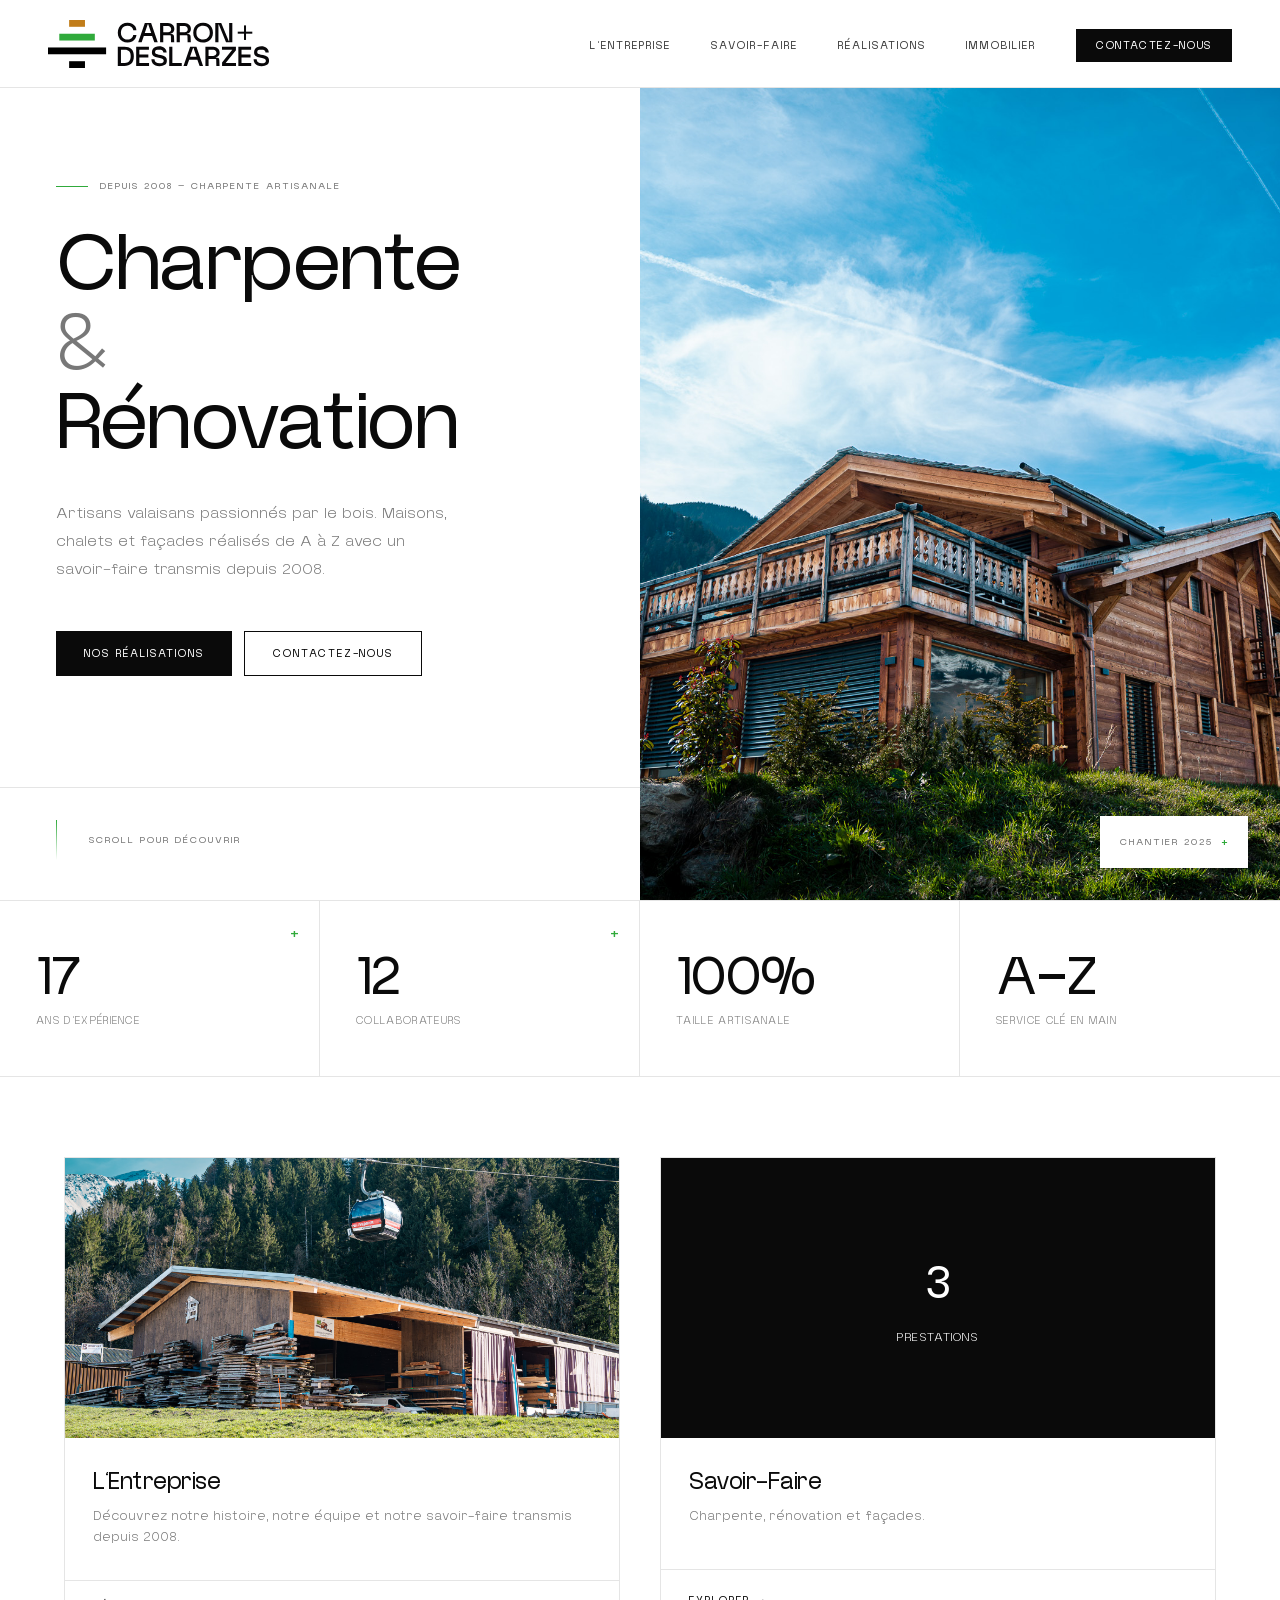
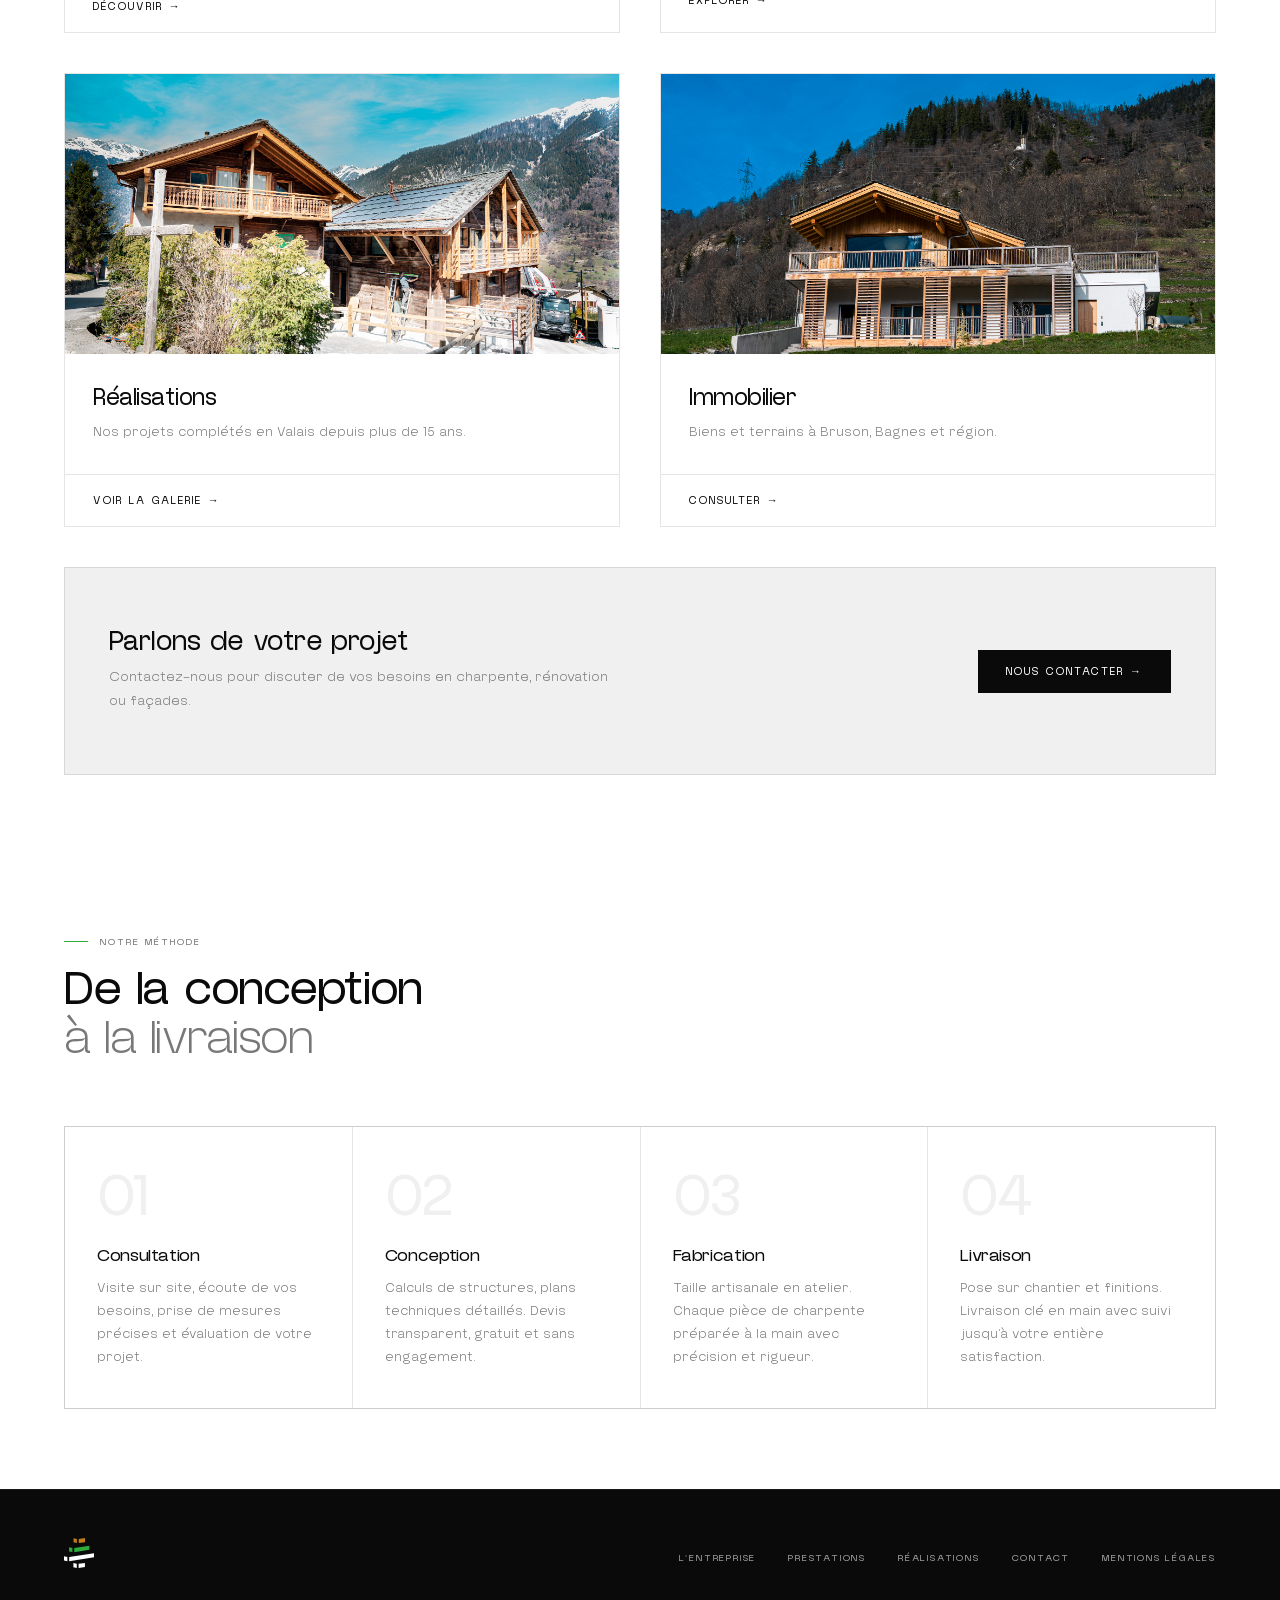
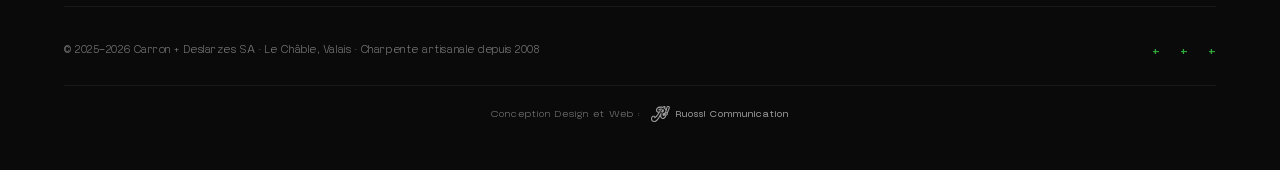
<file: index.html>
<!DOCTYPE html>
<html lang="fr">
<head>
  <meta charset="UTF-8" />
  <meta name="viewport" content="width=device-width, initial-scale=1.0" />
  <title>Carron + Deslarzes — Charpente & Rénovation, Valais</title>
  <meta name="description" content="Carron + Deslarzes, charpentiers artisans en Valais depuis 2008. Construction de chalets, charpente, façades bois, rénovation. Bruson, Verbier, Val de Bagnes." />
  <meta name="keywords" content="charpente Valais, charpentier Verbier, rénovation chalet, façade bois, construction bois, Bruson, Val de Bagnes, Carron Deslarzes" />
  <meta name="author" content="Carron + Deslarzes" />
  <meta name="robots" content="index, follow" />
  <link rel="canonical" href="https://carron-deslarzes.ch/" />

  <!-- Open Graph -->
  <meta property="og:type" content="website" />
  <meta property="og:site_name" content="Carron + Deslarzes" />
  <meta property="og:title" content="Carron + Deslarzes — Charpente & Rénovation, Valais" />
  <meta property="og:description" content="Artisans valaisans passionnés par le bois. Maisons, chalets et façades réalisés de A à Z avec un savoir-faire transmis depuis 2008." />
  <meta property="og:url" content="https://carron-deslarzes.ch/" />
  <meta property="og:image" content="https://carron-deslarzes.ch/photos/DSC09690.jpg" />
  <meta property="og:locale" content="fr_CH" />

  <!-- Twitter -->
  <meta name="twitter:card" content="summary_large_image" />
  <meta name="twitter:title" content="Carron + Deslarzes — Charpente & Rénovation, Valais" />
  <meta name="twitter:description" content="Artisans valaisans passionnés par le bois. Maisons, chalets et façades réalisés de A à Z avec un savoir-faire transmis depuis 2008." />
  <meta name="twitter:image" content="https://carron-deslarzes.ch/photos/DSC09690.jpg" />

  <link rel="icon" type="image/svg+xml" href="favicon.svg">
  <link rel="stylesheet" href="styles.css?v=9">

  <!-- JSON-LD : LocalBusiness -->
  <script type="application/ld+json">
  {
    "@context": "https://schema.org",
    "@type": "GeneralContractor",
    "name": "Carron + Deslarzes",
    "image": "https://carron-deslarzes.ch/photos/DSC09690.jpg",
    "url": "https://carron-deslarzes.ch/",
    "telephone": "+41797550944",
    "email": "francois@cardes.ch",
    "address": {
      "@type": "PostalAddress",
      "addressLocality": "Bruson",
      "addressRegion": "Valais",
      "addressCountry": "CH"
    },
    "areaServed": ["Valais", "Verbier", "Val de Bagnes", "Bruson"],
    "founder": "Carron + Deslarzes",
    "foundingDate": "2008",
    "description": "Charpente, rénovation et façades bois en Valais. Artisans depuis 2008.",
    "sameAs": []
  }
  </script>
</head>
<body>

<!-- ── NAVIGATION ─────────────────────────────── -->
<nav id="nav">
  <a href="/" class="nav-logo">
    <svg style="height:48px;width:auto;" id="Calque_2" data-name="Calque 2" xmlns="http://www.w3.org/2000/svg" viewBox="0 0 585.76 127.19">
<g id="Calque_1-2" data-name="Calque 1">
    <g>
      <g>
        <g>
          <g>
            <path fill="#080709" d="M230.97,49.93c-1.91,3.05-4.58,5.46-8.02,7.24s-7.53,2.67-12.28,2.67c-5.06,0-9.54-1.1-13.44-3.29-3.9-2.19-6.92-5.28-9.06-9.26-2.14-3.97-3.22-8.55-3.22-13.71s1.07-9.82,3.22-13.83c2.14-4,5.16-7.1,9.06-9.3,3.9-2.19,8.38-3.29,13.44-3.29,4.75,0,8.86.88,12.32,2.63,3.46,1.76,6.13,4.12,8.02,7.09,1.89,2.97,2.98,6.31,3.29,10.03h-8.29c-.46-3.56-2.09-6.4-4.88-8.52-2.79-2.12-6.28-3.18-10.46-3.18-3.31,0-6.29.76-8.95,2.29-2.66,1.52-4.74,3.67-6.24,6.43-1.5,2.76-2.25,5.98-2.25,9.64s.75,6.81,2.25,9.57c1.5,2.76,3.58,4.91,6.24,6.43,2.66,1.52,5.64,2.28,8.95,2.28,4.44,0,7.99-1.14,10.65-3.41,2.66-2.27,4.22-5.19,4.69-8.75h8.37c-.36,3.77-1.5,7.18-3.41,10.23Z"/>
            <path fill="#080709" d="M256.61,7.94h16.65l17.58,51.13h-9.14l-5.97-16.42h-21.77l-5.81,16.42h-9.14l17.59-51.13ZM273.5,34.67l-7.9-23.16h-1.32l-7.9,23.16h17.12Z"/>
            <path fill="#080709" d="M297.04,7.94h20.38c3.3,0,6.27.66,8.91,1.97,2.63,1.32,4.7,3.19,6.2,5.62,1.5,2.43,2.25,5.22,2.25,8.37,0,3.62-.97,6.39-2.9,8.33-1.94,1.94-4.41,3.17-7.4,3.68v.7c2.84,0,5.11.52,6.82,1.55,1.7,1.03,2.58,2.87,2.63,5.5l.54,15.42h-8.44l-.39-16.58c-.05-.77-.26-1.32-.62-1.63-.36-.31-1.01-.46-1.94-.46h-17.66v18.67h-8.37V7.94ZM324.12,30.33c1.52-1.39,2.28-3.18,2.28-5.35,0-2.43-.8-4.54-2.4-6.35-1.6-1.81-3.54-2.71-5.81-2.71h-12.78v16.5h12.78c2.43,0,4.4-.7,5.93-2.09Z"/>
            <path fill="#080709" d="M340.97,7.94h20.38c3.3,0,6.27.66,8.91,1.97,2.63,1.32,4.7,3.19,6.2,5.62,1.5,2.43,2.25,5.22,2.25,8.37,0,3.62-.97,6.39-2.9,8.33-1.94,1.94-4.41,3.17-7.4,3.68v.7c2.84,0,5.11.52,6.82,1.55,1.7,1.03,2.58,2.87,2.63,5.5l.54,15.42h-8.44l-.39-16.58c-.05-.77-.26-1.32-.62-1.63-.36-.31-1.01-.46-1.94-.46h-17.66v18.67h-8.37V7.94ZM368.04,30.33c1.52-1.39,2.28-3.18,2.28-5.35,0-2.43-.8-4.54-2.4-6.35-1.6-1.81-3.54-2.71-5.81-2.71h-12.78v16.5h12.78c2.43,0,4.4-.7,5.93-2.09Z"/>
            <path fill="#080709" d="M424.79,10.5c3.92,2.22,6.96,5.33,9.1,9.33,2.14,4,3.22,8.56,3.22,13.67s-1.07,9.67-3.22,13.67c-2.14,4-5.18,7.11-9.1,9.33-3.93,2.22-8.52,3.33-13.79,3.33s-9.86-1.11-13.79-3.33c-3.92-2.22-6.96-5.33-9.1-9.33-2.14-4-3.22-8.56-3.22-13.67s1.07-9.67,3.22-13.67c2.14-4,5.18-7.11,9.1-9.33,3.93-2.22,8.52-3.33,13.79-3.33s9.86,1.11,13.79,3.33ZM398.02,20.06c-3.18,3.23-4.77,7.71-4.77,13.44s1.59,10.21,4.77,13.44c3.17,3.23,7.5,4.84,12.98,4.84,3.46,0,6.53-.74,9.22-2.21,2.69-1.47,4.78-3.58,6.28-6.31,1.5-2.74,2.25-5.99,2.25-9.76s-.75-7.02-2.25-9.76c-1.5-2.74-3.59-4.84-6.28-6.31-2.68-1.47-5.76-2.21-9.22-2.21-5.48,0-9.8,1.61-12.98,4.84Z"/>
            <path fill="#080709" d="M443.3,7.94h15.73l20.22,48.26h.85V7.94h8.37v51.13h-16.73l-19.06-47.41h-1.01v47.41h-8.37V7.94Z"/>
          </g>
          <g>
            <path fill="#080709" d="M184.95,70.64h17.43c8,0,14.19,2.09,18.55,6.27,4.36,4.18,6.55,10.61,6.55,19.29s-2.18,15.11-6.55,19.29c-4.36,4.18-10.55,6.27-18.55,6.27h-17.43v-51.13ZM215.13,109.53c2.66-2.84,3.99-7.28,3.99-13.32s-1.33-10.48-3.99-13.32c-2.66-2.84-6.37-4.26-11.11-4.26h-10.69v35.17h10.69c4.75,0,8.45-1.42,11.11-4.26Z"/>
            <path fill="#080709" d="M233.68,70.64h33.78v7.98h-25.41v13.09h23.86v7.98h-23.86v14.1h25.72v7.98h-34.09v-51.13Z"/>
            <path fill="#080709" d="M294.64,77.92c-3.36,0-6.02.59-7.98,1.78-1.96,1.19-2.94,3-2.94,5.42,0,1.29.28,2.35.85,3.18.57.83,1.54,1.52,2.9,2.09,1.37.57,3.34,1.08,5.93,1.55l5.81,1.08c4.8.88,8.64,2.43,11.5,4.65,2.87,2.22,4.3,5.55,4.3,9.99,0,4.91-1.81,8.6-5.42,11.08-3.62,2.48-8.37,3.72-14.25,3.72-3.87,0-7.4-.66-10.58-1.98-3.17-1.32-5.75-3.36-7.71-6.12-1.96-2.76-3-6.16-3.1-10.19h8.37c.21,3.82,1.45,6.5,3.72,8.02,2.27,1.52,5.37,2.29,9.3,2.29,7.54,0,11.31-2.27,11.31-6.82,0-3.51-3.44-5.86-10.31-7.05l-5.89-1.01c-4.49-.82-8.13-2.28-10.92-4.38-2.79-2.09-4.18-5.43-4.18-10.03,0-3.25.85-6.03,2.56-8.33,1.7-2.3,4.01-4.04,6.93-5.23,2.92-1.19,6.19-1.78,9.8-1.78,5.63,0,10.29,1.41,13.98,4.22,3.69,2.81,5.62,6.93,5.77,12.36h-8.6c-.57-5.68-4.29-8.52-11.16-8.52Z"/>
            <path fill="#080709" d="M321.21,70.64h8.37v43.15h24.86v7.98h-33.23v-51.13Z"/>
            <path fill="#080709" d="M376.68,70.64h16.65l17.58,51.13h-9.14l-5.97-16.42h-21.77l-5.81,16.42h-9.14l17.59-51.13ZM393.57,97.37l-7.9-23.16h-1.32l-7.9,23.16h17.12Z"/>
            <path fill="#080709" d="M417.12,70.64h20.38c3.3,0,6.27.66,8.91,1.97,2.63,1.32,4.7,3.19,6.2,5.62,1.5,2.43,2.25,5.22,2.25,8.37,0,3.62-.97,6.39-2.9,8.33-1.94,1.94-4.41,3.17-7.4,3.68v.7c2.84,0,5.11.52,6.82,1.55,1.7,1.03,2.58,2.87,2.63,5.5l.54,15.42h-8.44l-.39-16.58c-.05-.77-.26-1.32-.62-1.63-.36-.31-1.01-.46-1.94-.46h-17.66v18.67h-8.37v-51.13ZM444.19,93.03c1.52-1.39,2.28-3.18,2.28-5.35,0-2.43-.8-4.54-2.4-6.35-1.6-1.81-3.54-2.71-5.81-2.71h-12.78v16.5h12.78c2.43,0,4.4-.7,5.93-2.09Z"/>
            <path fill="#080709" d="M461.04,78.62v-7.98h36.95v9.3l-27.19,33.85h27.42v7.98h-36.95v-9.3l27.11-33.85h-27.35Z"/>
            <path fill="#080709" d="M504.42,70.64h33.78v7.98h-25.41v13.09h23.86v7.98h-23.86v14.1h25.72v7.98h-34.09v-51.13Z"/>
            <path fill="#080709" d="M565.38,77.92c-3.36,0-6.02.59-7.98,1.78-1.96,1.19-2.94,3-2.94,5.42,0,1.29.28,2.35.85,3.18.57.83,1.54,1.52,2.9,2.09,1.37.57,3.34,1.08,5.93,1.55l5.81,1.08c4.8.88,8.64,2.43,11.5,4.65,2.87,2.22,4.3,5.55,4.3,9.99,0,4.91-1.81,8.6-5.42,11.08-3.62,2.48-8.37,3.72-14.25,3.72-3.87,0-7.4-.66-10.58-1.98-3.17-1.32-5.75-3.36-7.71-6.12-1.96-2.76-3-6.16-3.1-10.19h8.37c.21,3.82,1.45,6.5,3.72,8.02,2.27,1.52,5.37,2.29,9.3,2.29,7.54,0,11.31-2.27,11.31-6.82,0-3.51-3.44-5.86-10.31-7.05l-5.89-1.01c-4.49-.82-8.13-2.28-10.92-4.38-2.79-2.09-4.18-5.43-4.18-10.03,0-3.25.85-6.03,2.56-8.33,1.7-2.3,4.01-4.04,6.93-5.23,2.92-1.19,6.19-1.78,9.8-1.78,5.63,0,10.29,1.41,13.98,4.22,3.69,2.81,5.62,6.93,5.77,12.36h-8.6c-.57-5.68-4.29-8.52-11.16-8.52Z"/>
          </g>
        </g>
        <rect fill="#080709" x="519.42" y="14.29" width="5.32" height="38.58"/>
        <rect fill="#080709" x="502.79" y="30.92" width="38.58" height="5.32"/>
      </g>
      <g>
        <rect fill="#c17d1a" x="55.99" width="41.99" height="18"/>
        <rect x="55.99" y="109.19" width="41.99" height="18"/>
        <rect fill="#30aa3b" x="29.92" y="36.4" width="94.14" height="18"/>
        <rect y="72.79" width="153.98" height="18"/>
      </g>
    </g>
  </g>
</svg>
  </a>
  <ul class="nav-links">
    <li><a href="entreprise">L'Entreprise</a></li>
    <li><a href="savoir-faire">Savoir-Faire</a></li>
    <li><a href="realisations">Réalisations</a></li>
    <li><a href="immobilier">Immobilier</a></li>
    <li><a href="contact" class="nav-cta">Contactez-nous</a></li>
  </ul>
  <button class="nav-burger" id="navBurger" aria-label="Menu">
    <span></span><span></span><span></span>
  </button>
</nav>

<div class="mobile-menu" id="mobileMenu">
  <a href="entreprise">L'Entreprise</a>
  <a href="savoir-faire">Savoir-Faire</a>
  <a href="realisations">Réalisations</a>
  <a href="immobilier">Immobilier</a>
  <a href="contact" class="btn btn-dark nav-cta">Contactez-nous</a>
</div>

<!-- ── HERO ───────────────────────────────── -->
<section class="hero" id="home">
  <div class="hero-text">
    <div class="hero-eyebrow fu">
      <div class="hero-eyebrow-line"></div>
      <span class="label">Depuis 2008 — Charpente artisanale</span>
    </div>
    <h1 class="hero-title fu d1">
      Charpente<br>
      <span class="light-word">&amp;</span><br>
      Rénovation
    </h1>
    <p class="hero-desc fu d2">
      Artisans valaisans passionnés par le bois. Maisons, chalets et façades
      réalisés de A à Z avec un savoir-faire transmis depuis 2008.
    </p>
    <div class="hero-buttons fu d3">
      <a href="realisations" class="btn btn-dark">Nos Réalisations</a>
      <a href="contact" class="btn btn-outline">Contactez-nous</a>
    </div>
  </div>

  <div class="hero-photo fu d1">
    <img src="photos/DSC09690.jpg" alt="Chalet Carron Deslarzes — charpente Valais" style="width:100%;height:100%;object-fit:cover;object-position:40% center;display:block;border-radius:inherit;" />
    <div class="hero-photo-caption">
      <span class="label">Chantier 2025</span>
      <span style="color:#30aa3b;font-size:14px;font-family:'NewBlack',sans-serif;font-weight:400;">+</span>
    </div>
  </div>

  <div class="hero-bottom fu d4">
    <div class="hero-scroll-line"></div>
    <span class="label">Scroll pour découvrir</span>
  </div>
</section>

<!-- ── STATS ──────────────────────────────── -->
<div class="stats">
  <div class="stat-item fu">
    <span class="plus-mark">+</span>
    <div class="stat-num">17</div>
    <div class="stat-lbl">Ans d'expérience</div>
  </div>
  <div class="stat-item fu d1">
    <span class="plus-mark">+</span>
    <div class="stat-num">12</div>
    <div class="stat-lbl">Collaborateurs</div>
  </div>
  <div class="stat-item fu d2">
    <div class="stat-num">100%</div>
    <div class="stat-lbl">Taille artisanale</div>
  </div>
  <div class="stat-item fu d3">
    <div class="stat-num">A–Z</div>
    <div class="stat-lbl">Service clé en main</div>
  </div>
</div>

<!-- ── HOME CARDS GRID ────────────────────── -->
<section class="home-cards-wrap">
  <div class="home-cards-main">
    <div class="home-cards-grid">

      <!-- Card 1: L'Entreprise -->
      <a href="entreprise" class="home-card">
        <div class="home-card-img">
          <img src="photos/DSC09755.jpg" alt="L'Entreprise" style="object-position: bottom;" />
        </div>
        <div class="home-card-body">
          <h3>L'Entreprise</h3>
          <p>Découvrez notre histoire, notre équipe et notre savoir-faire transmis depuis 2008.</p>
        </div>
        <div class="card-link">
          <span>Découvrir →</span>
        </div>
      </a>

      <!-- Card 2: Savoir-Faire -->
      <a href="savoir-faire" class="home-card">
        <div class="home-card-img-placeholder">
          <div style="text-align: center;">
            <div class="num">3</div>
            <div class="txt">PRESTATIONS</div>
          </div>
        </div>
        <div class="home-card-body">
          <h3>Savoir-Faire</h3>
          <p>Charpente, rénovation et façades.</p>
        </div>
        <div class="card-link">
          <span>Explorer →</span>
        </div>
      </a>

      <!-- Card 3: Réalisations -->
      <a href="realisations" class="home-card">
        <div class="home-card-img">
          <img src="photos/DSC09563-Edit.jpg" alt="Réalisations" />
        </div>
        <div class="home-card-body">
          <h3>Réalisations</h3>
          <p>Nos projets complétés en Valais depuis plus de 15 ans.</p>
        </div>
        <div class="card-link">
          <span>Voir la galerie →</span>
        </div>
      </a>

      <!-- Card 4: Immobilier -->
      <a href="immobilier" class="home-card">
        <div class="home-card-img">
          <img src="photos/DSC09652-Edit.jpg" alt="Immobilier" />
        </div>
        <div class="home-card-body">
          <h3>Immobilier</h3>
          <p>Biens et terrains à Bruson, Bagnes et région.</p>
        </div>
        <div class="card-link">
          <span>Consulter →</span>
        </div>
      </a>
    </div>

    <!-- Contact CTA -->
    <div class="home-cta-bar">
      <div>
        <h3>Parlons de votre projet</h3>
        <p>Contactez-nous pour discuter de vos besoins en charpente, rénovation ou façades.</p>
      </div>
      <div class="home-cta-buttons">
        <a href="contact" class="btn btn-dark">Nous contacter →</a>
      </div>
    </div>
  </div>
</section>

<!-- ── PROCESSUS ──────────────────────────── -->
<section class="process">
  <div class="process-main">
    <div class="process-header">
      <div class="sec-eyebrow fu" style="margin-bottom:16px;">
        <div class="sec-eyebrow-line"></div>
        <span class="label">Notre méthode</span>
      </div>
      <h2 class="sec-title fu d1">De la conception<br><span class="light">à la livraison</span></h2>
    </div>

    <div class="steps">
      <div class="step fu">
        <div class="step-accent"></div>
        <div class="step-index">01</div>
        <h3 class="step-title">Consultation</h3>
        <p class="step-text">Visite sur site, écoute de vos besoins, prise de mesures précises et évaluation de votre projet.</p>
      </div>
      <div class="step fu d1">
        <div class="step-accent"></div>
        <div class="step-index">02</div>
        <h3 class="step-title">Conception</h3>
        <p class="step-text">Calculs de structures, plans techniques détaillés. Devis transparent, gratuit et sans engagement.</p>
      </div>
      <div class="step fu d2">
        <div class="step-accent"></div>
        <div class="step-index">03</div>
        <h3 class="step-title">Fabrication</h3>
        <p class="step-text">Taille artisanale en atelier. Chaque pièce de charpente préparée à la main avec précision et rigueur.</p>
      </div>
      <div class="step fu d3">
        <div class="step-accent"></div>
        <div class="step-index">04</div>
        <h3 class="step-title">Livraison</h3>
        <p class="step-text">Pose sur chantier et finitions. Livraison clé en main avec suivi jusqu'à votre entière satisfaction.</p>
      </div>
    </div>
  </div>
</section>

<!-- ── FOOTER ─────────────────────────────────── -->
<footer>
  <div class="foot-main">
    <div class="foot-inner">
      <div class="foot-logo">
        <svg style="height:30px;width:auto;" xmlns="http://www.w3.org/2000/svg" viewBox="0 0 158.27 156.54">
  <g>
    <g>
      <polygon fill="#fff" points="0 95.62 17.64 99.3 17.64 120.97 0 117.28 0 95.62"/>
      <polygon fill="#fff" points="158.27 78.83 158.27 100.51 27.2 121.21 27.2 99.54 158.27 78.83"/>
    </g>
    <g>
      <polygon fill="#30aa3b" points="26.29 48.2 43.93 51.88 43.93 73.56 26.29 69.87 26.29 48.2"/>
      <polygon fill="#30aa3b" points="132.52 40.12 132.52 61.78 53.49 73.82 53.49 52.14 132.52 40.12"/>
    </g>
    <g>
      <polygon fill="#c17d1a" points="49.69 1.08 67.4 4.77 67.4 26.44 49.69 22.74 49.69 1.08"/>
      <polygon fill="#c17d1a" points="109.85 0 109.85 21.67 76.97 26.68 76.97 5.01 109.85 0"/>
    </g>
    <g>
      <polygon fill="#fff" points="49.06 130.91 66.69 134.6 66.69 156.27 49.06 152.59 49.06 130.91"/>
      <polygon fill="#fff" points="109.21 129.85 109.21 151.52 76.26 156.54 76.26 134.86 109.21 129.85"/>
    </g>
  </g>
</svg>
      </div>
      <ul class="foot-nav">
        <li><a href="entreprise">L'Entreprise</a></li>
        <li><a href="savoir-faire">Prestations</a></li>
        <li><a href="realisations">Réalisations</a></li>
        <li><a href="contact">Contact</a></li>
        <li><a href="#">Mentions légales</a></li>
      </ul>
    </div>
    <div class="foot-bottom">
      <p class="foot-copy">© 2025–2026 Carron + Deslarzes SA · Le Châble, Valais · Charpente artisanale depuis 2008</p>
      <div class="foot-plus-row">
        <span>+</span>
        <span>+</span>
        <span>+</span>
      </div>
    </div>
    <div style="margin-top:24px;padding-top:20px;border-top:1px solid rgba(255,255,255,0.06);display:flex;align-items:center;justify-content:center;gap:10px;">
      <span style="font-size:10px;font-weight:100;letter-spacing:0.1em;color:rgba(255,255,255,0.5);">Conception Design et Web :</span>
      <a href="https://ruosscommunication.com" target="_blank" rel="noopener" style="display:inline-flex;align-items:center;gap:6px;color:rgba(255,255,255,0.6);transition:color 0.2s;" onmouseover="this.style.color='rgba(255,255,255,0.9)'" onmouseout="this.style.color='rgba(255,255,255,0.6)'">
        <svg viewBox="0 0 287.74 243.27" xmlns="http://www.w3.org/2000/svg" style="height:16px;width:auto;" fill="currentColor"><path d="M284.5,10.1c-3.44-5.54-9.12-9.17-15.59-9.97-.69-.08-1.39-.13-2.08-.13-.02,0-9.19.04-9.19.04-.38-.02-.77-.03-1.15-.03-9.55,0-17.8,6.14-20.54,15.29-.05.16-.09.32-.14.47l-7.7,28.72c-3.28-5.44-7.52-10.42-12.64-14.82,4.16-3.9,6.14-9.7,5.11-15.43-1.18-6.59-6.13-11.88-12.62-13.5-1.98-.49-4.04-.74-6.13-.74-8.2,0-16.95,3.79-26.6,11.55-6.82-1.22-14.13-1.92-21.82-2.11-1.41-.03-2.81-.05-4.2-.05-27.24,0-48.32,6.97-60.98,20.15-9.17,9.55-13.71,22.09-13.13,36.25.83,20.18,16.25,35.68,36.5,37.37-15.61,25.32-32.6,47.58-38.04,53.94-3.19,3.77-5.91,6.33-8.04,8.01-2.6-10.67-12.83-18.41-25.4-18.41-4.05,0-8.04.79-11.85,2.34C10.57,156.26,0,174.01,0,196.52c0,27.52,20.92,46.75,50.88,46.75,23.11,0,45.58-16.61,68.68-50.76,7.28-10.77,14-22.36,19.95-33.47.3,1.79.68,3.59,1.14,5.41,5.37,21.03,20.07,33.59,39.34,33.59,11,0,26.88-3.97,40.19-22.86.11-.14.21-.29.31-.44,6.86-9.87,10.83-20.79,13.01-28.55,10.33-2.16,19.09-9.99,22.34-20.56,2.05-6.8,1.48-13.87-1.51-19.81,2.53-2.28,4.53-5.19,5.76-8.53l26.26-68.3c.07-.17.13-.34.19-.51,2.14-6.15,1.4-12.85-2.04-18.38ZM151.55,103.17c0-6.13,5.12-11.17,11.54-11.12,7.08.06,10.46,3.92,10.46,10.21-1.12.36-1.8.54-3.78.78-1.85.24-2.49.18-3.59.21,0-2.83-1.46-4.09-3.77-4.09-1.9,0-3.7,2.17-2.63,4.23,1.6,3.1,8.66,2.23,9.93,2.08,2.85-.35,5.39-1.04,7.43-2.04.07-.03.13-.07.2-.1.16-.07.31-.15.46-.23.07-.03.16-.07.24-.11,11.39-5.36,18.07-20.73,18.07-32.95,0-10.09-3.83-18.34-10.18-24.4-1.85-1.77-4.14-3.33-6.5-4.26-10.81,15.01-29.42,57.56-34.16,67.56-15.3,32.27-53.53,117.32-94.39,117.32-20.14,0-33.86-11.5-33.86-29.75,0-16.14,6.93-27.34,17.68-31.72,7.03-2.87,14.46.26,14.46,5.68,0,7.69,3.33,14.53,11.87,14.53,7.34,0,16.28-6.01,25.51-16.9,6.88-8.05,24.58-31.67,39.96-56.69,13.03-21.2,28.48-51.7,45.08-73.02-5.94-2.4-17.26-2.75-30.33-.86-12.13,1.74-29.32,8.19-29.24,21.53.03,5.11,3.92,9.9,11.53,10,11.2.15,16.98-4.87,21.17-14.14,1.21-2.67,2.62-1.04,2.62.13,0,11.63-9.93,31.26-32.03,31.26-11.13,0-22.63-7.25-23.2-21.22-1.14-27.94,25.29-39.54,60.89-38.65,9.71.24,18.96,1.42,27.01,3.55,8.1-7.73,17.5-14.33,23.85-12.74-10.08,6.89-13.63,11.01-16.75,15.1,2.17.86,4.26,1.81,6.24,2.84,15.99,8.27,25.74,21.71,25.74,38.15,0,19.98-15.81,33.46-33.93,38.08-2.24.47-4.34.86-6.29,1.18-.18.02-.36.05-.54.08-5.31.7-9.67.81-13.05.65h-.03c-10.15-.65-13.69-3.98-13.69-10.16ZM217.35,140.79c-2.24,8.24-5.83,17.09-10.91,24.38,0,0,0,.01-.01.01-6.39,9.14-15.11,15.85-26.43,15.85-13.28,0-20.12-10.01-22.86-20.79-3.68-14.41-.73-27.97,6.33-44.8,1.73.21,3.5.32,5.35.32,3.15,0,3.69,0,5.97-.33-.23,12.09-2.13,28.87,9.31,34.83,10.86,5.67,23.65-3.83,30.32-11.08.05-.06.13-.13.21-.19h0s.01-.01.01-.01c1.24-.99,3.15.16,2.7,1.81ZM239.56,120.72c-1.74,5.65-7.38,9.7-13.16,8.99-5.78-.7-8.55-5.72-6.81-11.45,1.77-5.81,7.48-9.77,13.1-9.09,5.63.69,8.62,5.73,6.87,11.55ZM270.48,22.88l-26.33,68.47c-.68,1.99-2.65,3.22-4.74,2.96l-1.75-.22c-2.74-.33-4.51-3.06-3.72-5.69l18.31-68.22c.62-2.07,2.64-3.4,4.79-3.13l9.79-.04c2.81.35,4.59,3.2,3.65,5.87Z"/></svg>
        <span style="font-size:10px;font-weight:400;letter-spacing:0.1em;color:rgba(255,255,255,0.6);">Ruoss! Communication</span>
      </a>
    </div>
  </div>
</footer>

<!-- ── JS ────────────────────────────────────── -->
<script>
  const obs = new IntersectionObserver(entries => {
    entries.forEach(e => {
      if (e.isIntersecting) { e.target.classList.add('vis'); obs.unobserve(e.target); }
    });
  }, { threshold: 0.05, rootMargin: '0px' });
  document.querySelectorAll('.fu').forEach(el => obs.observe(el));
  // Fallback: force-show elements already in viewport after a short delay
  setTimeout(() => {
    document.querySelectorAll('.fu:not(.vis)').forEach(el => {
      const r = el.getBoundingClientRect();
      if (r.top < window.innerHeight && r.bottom > 0) el.classList.add('vis');
    });
  }, 150);

  // Hero slideshow
  const slides = document.querySelectorAll('.hero-slideshow .slide');
  let current = 0;
  setInterval(() => {
    slides[current].classList.remove('active');
    current = (current + 1) % slides.length;
    slides[current].classList.add('active');
  }, 4000);

  const nav = document.getElementById('nav');
  window.addEventListener('scroll', () => {
    nav.classList.toggle('scrolled', window.scrollY > 60);
  });

  document.querySelectorAll('a[href^="#"]').forEach(a => {
    a.addEventListener('click', e => {
      const t = document.querySelector(a.getAttribute('href'));
      if (t) { e.preventDefault(); t.scrollIntoView({ behavior: 'smooth' }); }
    });
  });

  // Hamburger menu
  const burger = document.getElementById('navBurger');
  const mobileMenu = document.getElementById('mobileMenu');
  if (burger && mobileMenu) {
    burger.addEventListener('click', () => {
      burger.classList.toggle('active');
      mobileMenu.classList.toggle('open');
      document.body.style.overflow = mobileMenu.classList.contains('open') ? 'hidden' : '';
    });
    mobileMenu.querySelectorAll('a').forEach(a => {
      a.addEventListener('click', () => {
        burger.classList.remove('active');
        mobileMenu.classList.remove('open');
        document.body.style.overflow = '';
      });
    });
  }
</script>

</body>
</html>
</file>
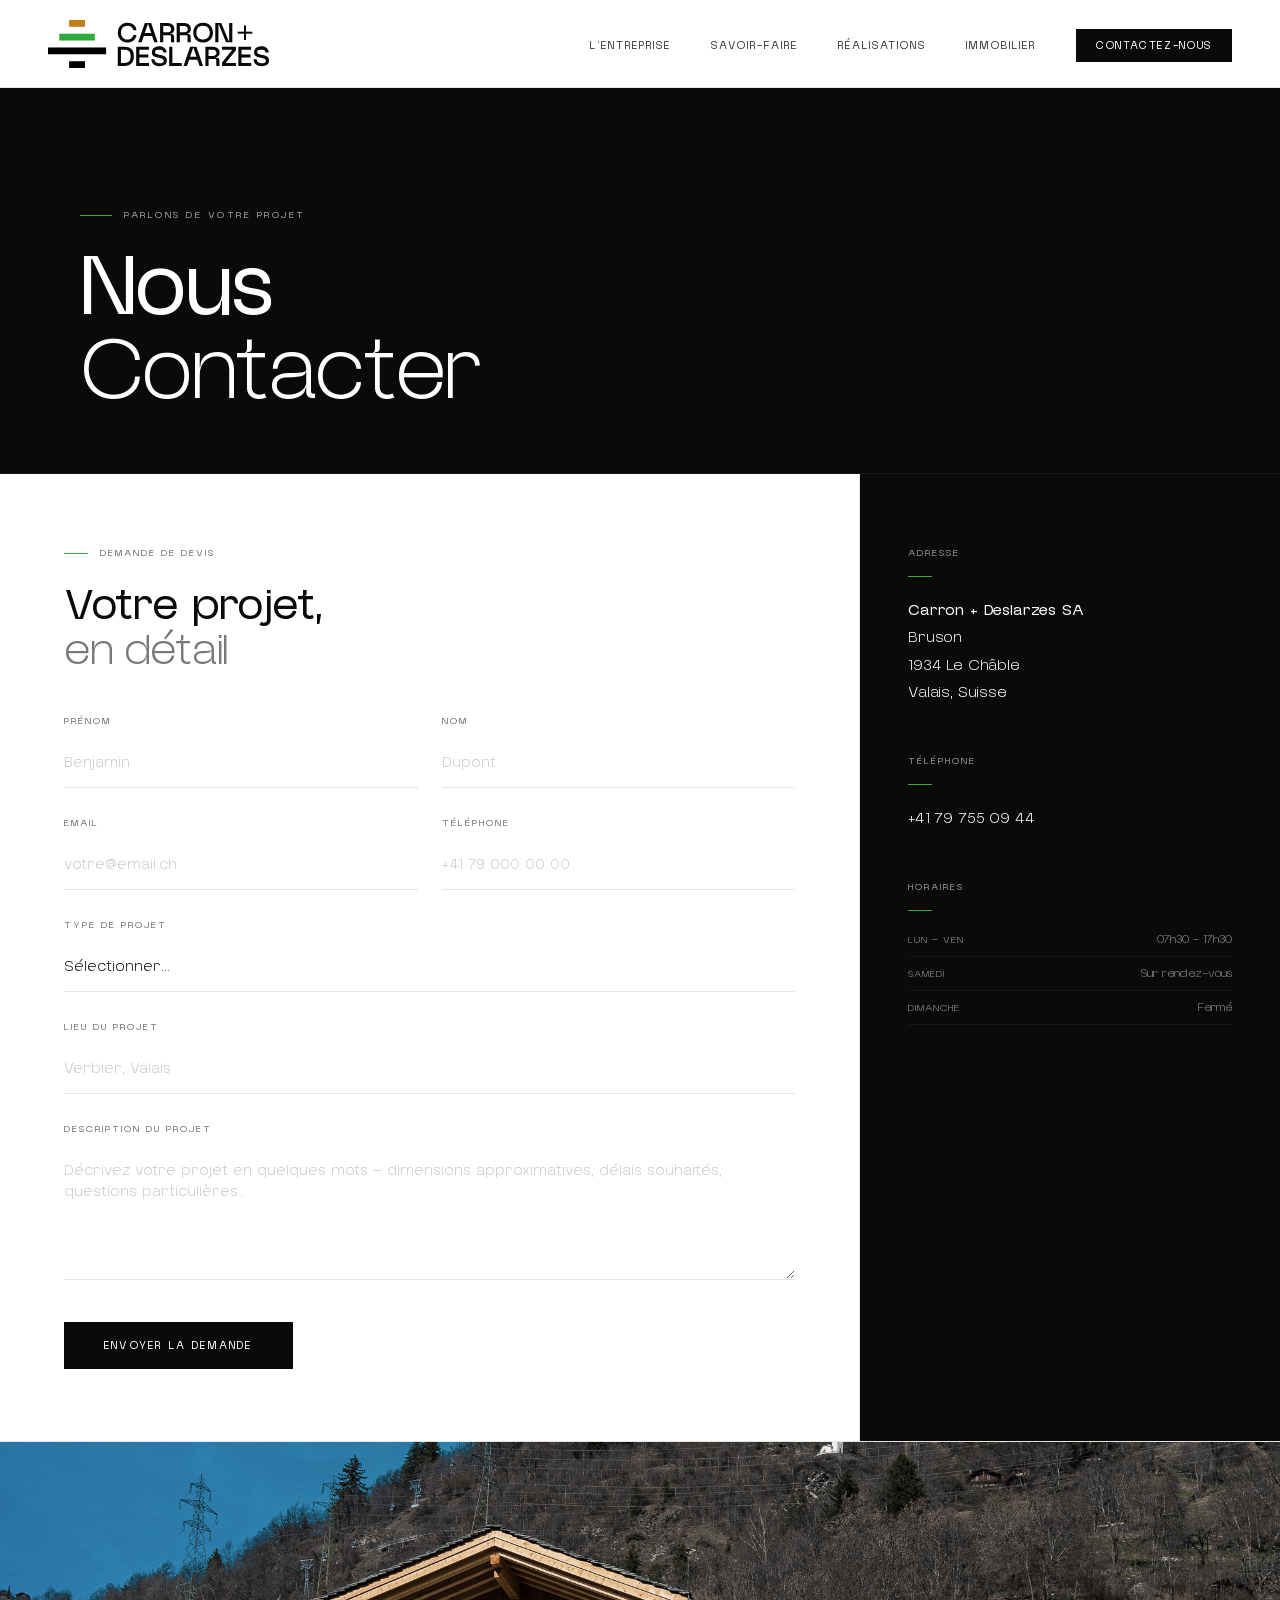
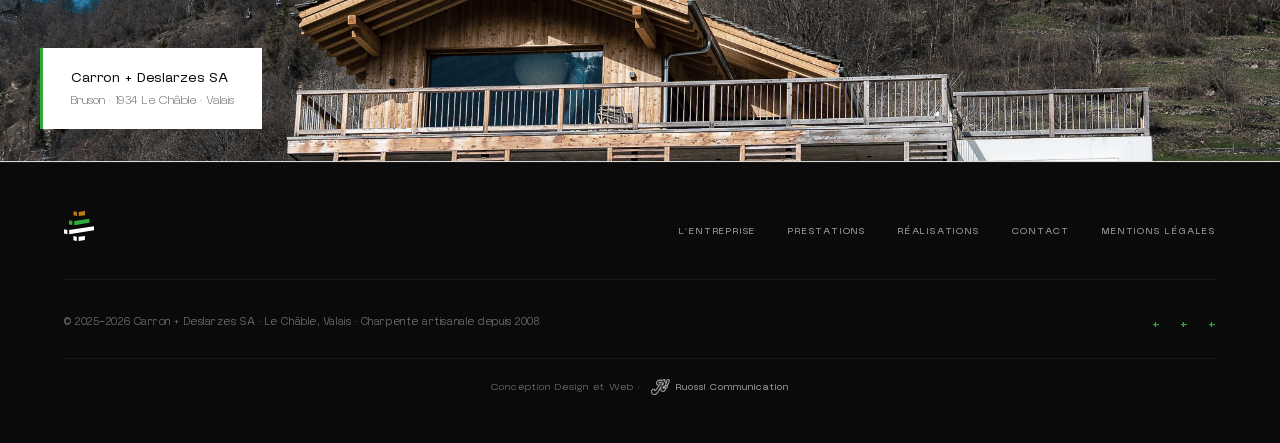
<file: contact.html>
<!DOCTYPE html>
<html lang="fr">
<head>
  <meta charset="UTF-8" />
  <meta name="viewport" content="width=device-width, initial-scale=1.0" />
  <title>Contact — Carron + Deslarzes, charpente Valais</title>
  <meta name="description" content="Contactez Carron + Deslarzes pour vos projets de charpente, façades bois ou rénovation en Valais. Téléphone +41 79 755 09 44, email francois@cardes.ch." />
  <meta name="robots" content="index, follow" />
  <link rel="canonical" href="https://carron-deslarzes.ch/contact" />
  <meta property="og:type" content="website" />
  <meta property="og:site_name" content="Carron + Deslarzes" />
  <meta property="og:title" content="Contact — Carron + Deslarzes" />
  <meta property="og:description" content="Demandez un devis pour vos projets de charpente et rénovation en Valais." />
  <meta property="og:url" content="https://carron-deslarzes.ch/contact" />
  <meta property="og:image" content="https://carron-deslarzes.ch/photos/DSC09690.jpg" />
  <meta property="og:locale" content="fr_CH" />
  <meta name="twitter:card" content="summary_large_image" />
  <link rel="icon" type="image/svg+xml" href="favicon.svg">

  <style>
    /* ── FONTS ──────────────────────────────────────────────── */
    @font-face {
      font-family: 'NewBlack';
      src: url('fonts/NewBlackTypeface-Regular.woff2') format('woff2'),
           url('fonts/NewBlackTypeface-Regular.woff') format('woff');
      font-weight: 400;
      font-style: normal;
      font-display: swap;
    }
    @font-face {
      font-family: 'NewBlack';
      src: url('fonts/NewBlackTypeface-UltraLight.woff2') format('woff2'),
           url('fonts/NewBlackTypeface-UltraLight.woff') format('woff');
      font-weight: 100;
      font-style: normal;
      font-display: swap;
    }

    /* ── RESET ──────────────────────────────────────────────── */
    *, *::before, *::after { box-sizing: border-box; margin: 0; padding: 0; }
    html { scroll-behavior: smooth; font-size: 16px; overflow-x: hidden; }

    /* ── VARIABLES ──────────────────────────────────────────── */
    :root {
      --black:   #0a0a0a;
      --dark:    #141414;
      --mid:     #3a3a3a;
      --muted:   #787878;
      --light:   #c8c8c8;
      --pale:    #f0f0f0;
      --white:   #ffffff;
      --accent:  #30aa3b; /* vert "+" du rapport */
      --border:  rgba(0,0,0,0.1);
    }

    /* ── BASE ───────────────────────────────────────────────── */
    body {
      font-family: 'NewBlack', 'Helvetica Neue', Helvetica, Arial, sans-serif;
      font-weight: 100;
      color: var(--black);
      background: var(--white);
      overflow-x: hidden;
      -webkit-font-smoothing: antialiased;
    }
    h1, h2, h3, h4, h5 {
      font-family: 'NewBlack', 'Helvetica Neue', Helvetica, Arial, sans-serif;
      font-weight: 400;
      line-height: 1;
      letter-spacing: -0.02em;
    }
    p { font-weight: 100; line-height: 1.7; }
    a { text-decoration: none; color: inherit; }
    img { display: block; width: 100%; height: 100%; object-fit: cover; }

    /* ── UTILITAIRES ────────────────────────────────────────── */
    .plus {
      display: inline-block;
      color: var(--accent);
      font-family: 'NewBlack', sans-serif;
      font-weight: 400;
    }
    .label {
      font-size: 10px;
      font-weight: 400;
      letter-spacing: 0.2em;
      text-transform: uppercase;
      color: var(--muted);
    }
    .vertical-label {
      writing-mode: vertical-rl;
      transform: rotate(180deg);
      font-size: 11px;
      font-weight: 400;
      letter-spacing: 0.25em;
      text-transform: uppercase;
      color: var(--muted);
    }

    /* ── NAVIGATION ─────────────────────────────────────────── */
    nav {
      position: fixed; top: 0; left: 0; right: 0; z-index: 1000;
      display: flex; align-items: center; justify-content: space-between;
      padding: 0 48px;
      height: 88px;
      background: var(--white);
      border-bottom: 1px solid var(--border);
      transition: height 0.3s ease, box-shadow 0.3s ease;
    }
    nav.scrolled {
      height: 68px;
      box-shadow: 0 1px 20px rgba(0,0,0,0.06);
    }
    .nav-logo {
      display: flex; align-items: center;
      height: 48px;
    }
    .nav-logo svg {
      height: 48px;
      width: auto;
    }
    .nav-links {
      display: flex; align-items: center; gap: 40px;
      list-style: none;
    }
    .nav-links a {
      font-size: 11px;
      font-weight: 400;
      letter-spacing: 0.18em;
      text-transform: uppercase;
      color: var(--mid);
      transition: color 0.2s;
    }
    .nav-links a:hover { color: var(--black); }
    .nav-cta {
      background: var(--black) !important;
      color: var(--white) !important;
      padding: 9px 20px !important;
      letter-spacing: 0.15em !important;
    }
    .nav-cta:hover {
      background: var(--mid) !important;
    }

    /* ── HERO ───────────────────────────────────────────────── */
    .hero {
      min-height: 100vh;
      display: grid;
      grid-template-columns: 1fr 1fr;
      grid-template-rows: 68px 1fr auto;
      background: var(--white);
      position: relative;
    }
    .hero-text {
      grid-column: 1;
      grid-row: 2;
      display: flex;
      flex-direction: column;
      justify-content: center;
      padding: 60px 64px 60px 56px;
    }
    .hero-eyebrow {
      display: flex; align-items: center; gap: 12px;
      margin-bottom: 32px;
    }
    .hero-eyebrow-line {
      width: 32px; height: 1px; background: var(--accent);
    }
    .hero-title {
      font-size: clamp(52px, 6.5vw, 100px);
      line-height: 0.95;
      letter-spacing: -0.03em;
      color: var(--black);
      margin-bottom: 36px;
    }
    .hero-title .light-word {
      font-weight: 100;
      color: var(--muted);
    }
    .hero-desc {
      font-size: 16px;
      line-height: 1.75;
      color: var(--muted);
      max-width: 400px;
      margin-bottom: 48px;
      font-weight: 100;
    }
    .hero-buttons {
      display: flex; gap: 12px;
    }
    .btn {
      display: inline-flex; align-items: center; gap: 8px;
      font-family: 'NewBlack', sans-serif;
      font-size: 11px; font-weight: 400;
      letter-spacing: 0.18em; text-transform: uppercase;
      padding: 14px 28px;
      transition: all 0.22s ease;
      cursor: pointer; border: none;
    }
    .btn-dark {
      background: var(--black); color: var(--white);
    }
    .btn-dark:hover { background: var(--mid); }
    .btn-outline {
      background: transparent; color: var(--black);
      border: 1px solid var(--black);
    }
    .btn-outline:hover {
      background: var(--black); color: var(--white);
    }
    .hero-photo {
      grid-column: 2;
      grid-row: 2 / 4;
      position: relative;
      overflow: hidden;
      min-height: 560px;
    }
    .hero-photo img {
      width: 100%; height: 100%;
      object-fit: cover;
      transition: transform 8s ease, filter 0.6s ease;
    }
    .hero:hover .hero-photo img {
      transform: scale(1.03);
     
    }
    .hero-photo-caption {
      position: absolute;
      bottom: 32px; right: 32px;
      background: var(--white);
      padding: 16px 20px;
      display: flex; align-items: center; gap: 8px;
    }
    .hero-bottom {
      grid-column: 1;
      grid-row: 3;
      padding: 32px 64px 40px 56px;
      display: flex; align-items: center; gap: 32px;
      border-top: 1px solid var(--border);
    }
    .hero-scroll-line {
      width: 1px; height: 40px;
      background: linear-gradient(to bottom, var(--accent), transparent);
    }

    /* ── STATS ──────────────────────────────────────────────── */
    .stats {
      display: grid;
      grid-template-columns: repeat(4, 1fr);
      border-top: 1px solid var(--border);
      border-bottom: 1px solid var(--border);
    }
    .stat-item {
      padding: 48px 36px;
      border-right: 1px solid var(--border);
      position: relative;
    }
    .stat-item:last-child { border-right: none; }
    .stat-num {
      font-family: 'NewBlack', sans-serif;
      font-size: 56px; font-weight: 400;
      letter-spacing: -0.04em;
      line-height: 1;
      color: var(--black);
      margin-bottom: 8px;
    }
    .stat-lbl {
      font-size: 11px; font-weight: 100;
      letter-spacing: 0.12em; text-transform: uppercase;
      color: var(--muted);
    }
    .stat-item .plus-mark {
      position: absolute; top: 20px; right: 20px;
      font-size: 18px; color: var(--accent); font-weight: 400;
      font-family: 'NewBlack', sans-serif;
    }

    /* ── ABOUT ──────────────────────────────────────────────── */
    .about {
      display: grid;
      grid-template-columns: 1fr 1fr;
    }
    .about-photos {
      display: grid;
      grid-template-rows: 1fr 1fr;
      height: 680px;
      position: relative;
    }
    .about-photo-main {
      overflow: hidden;
      border-bottom: 4px solid var(--white);
    }
    .about-photo-main img {
      transition: transform 0.6s ease, filter 0.55s ease;
    }
    .about-photo-main:hover img { transform: scale(1.04); }
    .about-photo-secondary {
      overflow: hidden;
    }
    .about-photo-secondary img {
      transition: transform 0.6s ease, filter 0.55s ease;
    }
    .about-photo-secondary:hover img { transform: scale(1.04); }
    .about-year-badge {
      position: absolute;
      top: 50%; right: -28px;
      transform: translateY(-50%);
      background: var(--black);
      color: var(--white);
      padding: 20px 14px;
      writing-mode: vertical-rl;
      font-size: 13px; font-weight: 400;
      letter-spacing: 0.2em; text-transform: uppercase;
      z-index: 2;
    }
    .about-text {
      padding: 80px 64px 80px 60px;
      display: flex;
      flex-direction: column;
      justify-content: center;
    }
    .sec-eyebrow {
      display: flex; align-items: center; gap: 12px;
      margin-bottom: 28px;
    }
    .sec-eyebrow-line { width: 24px; height: 1px; background: var(--accent); }
    .sec-title {
      font-size: clamp(36px, 3.8vw, 58px);
      font-weight: 400;
      letter-spacing: -0.03em;
      line-height: 1.0;
      color: var(--black);
      margin-bottom: 28px;
    }
    .sec-title .light {
      font-weight: 100;
      color: var(--muted);
    }
    .sec-body {
      font-size: 15px; font-weight: 100;
      line-height: 1.8; color: var(--mid);
      margin-bottom: 36px;
      max-width: 420px;
    }
    .feats {
      list-style: none;
      display: flex; flex-direction: column; gap: 0;
      margin-bottom: 44px;
    }
    .feats li {
      display: flex; align-items: center; gap: 16px;
      font-size: 13px; font-weight: 100;
      color: var(--mid);
      padding: 12px 0;
      border-bottom: 1px solid var(--border);
    }
    .feats li:first-child { border-top: 1px solid var(--border); }
    .feat-plus { color: var(--accent); font-size: 16px; font-weight: 400; font-family: 'NewBlack', sans-serif; flex-shrink: 0; }

    /* ── SERVICES ───────────────────────────────────────────── */
    .services {
      background: var(--black);
      display: grid;
      grid-template-columns: 1fr;
    }
    .services-main {
      padding: 80px 64px;
    }
    .services-header {
      display: flex; justify-content: space-between; align-items: flex-end;
      margin-bottom: 56px;
    }
    .services-header .sec-title { color: var(--white); margin-bottom: 0; }
    .services-header .sec-eyebrow .sec-eyebrow-line { background: var(--accent); }
    .services-header .label { color: rgba(255,255,255,0.35); }
    .services-grid {
      display: grid;
      grid-template-columns: repeat(3, 1fr);
      border: 1px solid rgba(255,255,255,0.08);
    }
    .svc {
      padding: 40px 36px;
      border-right: 1px solid rgba(255,255,255,0.08);
      border-bottom: 1px solid rgba(255,255,255,0.08);
      position: relative;
      overflow: hidden;
      transition: background 0.3s;
    }
    .svc:nth-child(3n) { border-right: none; }
    .svc:nth-child(n+4) { border-bottom: none; }
    .svc:hover { background: rgba(255,255,255,0.04); }
    .svc-index {
      font-size: 11px; font-weight: 400;
      letter-spacing: 0.2em;
      color: rgba(255,255,255,0.2);
      margin-bottom: 28px;
    }
    .svc-plus {
      position: absolute; top: 28px; right: 28px;
      font-size: 20px; color: var(--accent);
      font-family: 'NewBlack', sans-serif; font-weight: 400;
      opacity: 0;
      transition: opacity 0.3s;
    }
    .svc:hover .svc-plus { opacity: 1; }
    .svc-title {
      font-size: 22px; font-weight: 400;
      color: var(--white);
      letter-spacing: -0.02em;
      margin-bottom: 14px;
    }
    .svc-desc {
      font-size: 13px; font-weight: 100;
      line-height: 1.75;
      color: rgba(255,255,255,0.45);
    }

    /* ── GALERIE ────────────────────────────────────────────── */
    .gallery-section {
      display: grid;
      grid-template-columns: 1fr;
      background: var(--pale);
    }
    .gallery-main {
      padding: 80px 64px;
    }
    .gallery-header {
      display: flex; justify-content: space-between; align-items: flex-end;
      margin-bottom: 48px;
    }
    /* Layout éditorial inspiré du rapport d'activités */
    .gallery-grid {
      display: grid;
      grid-template-columns: repeat(12, 1fr);
      grid-template-rows: 280px 200px;
      gap: 4px;
    }
    .gi {
      overflow: hidden; position: relative; cursor: pointer;
      background: var(--light);
    }
    .gi:nth-child(1) { grid-column: span 4; grid-row: span 2; }
    .gi:nth-child(2) { grid-column: span 5; grid-row: span 1; }
    .gi:nth-child(3) { grid-column: span 3; grid-row: span 1; }
    .gi:nth-child(4) { grid-column: span 5; grid-row: span 1; }
    .gi:nth-child(5) { grid-column: span 3; grid-row: span 1; }

    .gi img {
      width: 100%; height: 100%;
      object-fit: cover;
      transition: transform 0.6s ease, filter 0.55s ease;
    }
    .gi:hover img {
      transform: scale(1.05);
     
    }
    .gi-label {
      position: absolute; bottom: 0; left: 0; right: 0;
      background: linear-gradient(to top, rgba(0,0,0,0.7) 0%, transparent 100%);
      padding: 32px 16px 14px;
      font-size: 11px; font-weight: 400;
      letter-spacing: 0.15em; text-transform: uppercase;
      color: var(--white);
      opacity: 0; transform: translateY(4px);
      transition: all 0.3s ease;
    }
    .gi:hover .gi-label { opacity: 1; transform: translateY(0); }
    /* Accents "+" inspirés du rapport */
    .gallery-plus-row {
      display: flex; justify-content: space-between;
      padding: 20px 0 0;
      border-top: 1px solid var(--border);
      margin-top: 16px;
    }
    .gallery-plus-row span {
      font-size: 18px; color: var(--accent);
      font-family: 'NewBlack', sans-serif; font-weight: 400;
    }

    /* ── PROCESS ────────────────────────────────────────────── */
    .process {
      display: grid;
      grid-template-columns: 1fr;
      background: var(--white);
    }
    .process-main {
      padding: 80px 64px;
    }
    .process-header { margin-bottom: 64px; }
    .steps {
      display: grid;
      grid-template-columns: repeat(4, 1fr);
      gap: 1px;
      background: var(--border);
      border: 1px solid var(--border);
    }
    .step {
      background: var(--white);
      padding: 40px 32px;
      position: relative;
    }
    .step-index {
      font-size: 60px; font-weight: 400;
      letter-spacing: -0.05em;
      color: var(--pale);
      line-height: 1;
      margin-bottom: 20px;
    }
    .step-title {
      font-size: 18px; font-weight: 400;
      color: var(--black);
      letter-spacing: -0.02em;
      margin-bottom: 12px;
    }
    .step-text {
      font-size: 13px; font-weight: 100;
      line-height: 1.75; color: var(--muted);
    }
    .step-accent {
      position: absolute; top: 0; left: 0;
      width: 3px; height: 0;
      background: var(--accent);
      transition: height 0.4s ease;
    }
    .step:hover .step-accent { height: 100%; }

    /* ── CONTACT ────────────────────────────────────────────── */
    .contact {
      display: grid;
      grid-template-columns: 1fr 1fr;
      background: var(--dark);
    }
    .contact-info {
      padding: 80px 60px 80px 56px;
      border-right: 1px solid rgba(255,255,255,0.06);
    }
    .contact-info .sec-title { color: var(--white); margin-bottom: 48px; }
    .contact-info .sec-eyebrow .label { color: rgba(255,255,255,0.35); }
    .contact-info .sec-eyebrow-line { background: var(--accent); }
    .cdet {
      padding: 20px 0;
      border-bottom: 1px solid rgba(255,255,255,0.06);
    }
    .cdet:last-of-type { border-bottom: none; }
    .cdet-lbl {
      font-size: 10px; font-weight: 400;
      letter-spacing: 0.2em; text-transform: uppercase;
      color: rgba(255,255,255,0.25);
      margin-bottom: 6px;
    }
    .cdet-val {
      font-size: 15px; font-weight: 100;
      color: var(--white);
    }
    /* Photo contact */
    .contact-photo-wrap {
      overflow: hidden;
      height: 200px;
      margin-bottom: 0;
    }
    .contact-photo-wrap img {
    }
    /* Form */
    .contact-form {
      padding: 80px 64px 80px 56px;
    }
    .cform {
      display: flex; flex-direction: column; gap: 16px;
    }
    .form-row {
      display: grid; grid-template-columns: 1fr 1fr; gap: 16px;
    }
    .fg {
      display: flex; flex-direction: column; gap: 8px;
    }
    .fg label {
      font-size: 10px; font-weight: 400;
      letter-spacing: 0.2em; text-transform: uppercase;
      color: rgba(255,255,255,0.3);
    }
    .fg input, .fg select, .fg textarea {
      background: rgba(255,255,255,0.04);
      border: 1px solid rgba(255,255,255,0.08);
      border-bottom: 1px solid rgba(255,255,255,0.25);
      color: var(--white);
      padding: 12px 0;
      font-family: 'NewBlack', sans-serif;
      font-size: 14px; font-weight: 100;
      outline: none; resize: none;
      -webkit-appearance: none;
      transition: border-color 0.25s;
      background: transparent;
      border-width: 0 0 1px 0;
    }
    .fg input::placeholder, .fg textarea::placeholder { color: rgba(255,255,255,0.15); }
    .fg input:focus, .fg textarea:focus, .fg select:focus {
      border-color: var(--accent);
    }
    .fg select option { background: var(--dark); color: var(--white); }
    .form-submit {
      background: var(--white); color: var(--black);
      padding: 16px 32px;
      font-family: 'NewBlack', sans-serif;
      font-size: 11px; font-weight: 400;
      letter-spacing: 0.18em; text-transform: uppercase;
      border: none; cursor: pointer;
      transition: all 0.22s;
      margin-top: 8px;
    }
    .form-submit:hover { background: var(--pale); }

    /* ── FOOTER ─────────────────────────────────────────────── */
    footer {
      display: grid;
      grid-template-columns: 1fr;
      background: var(--black);
      border-top: 1px solid rgba(255,255,255,0.06);
    }
    .foot-main {
      padding: 48px 64px;
    }
    .foot-inner {
      display: flex; justify-content: space-between; align-items: center;
      margin-bottom: 32px; padding-bottom: 32px;
      border-bottom: 1px solid rgba(255,255,255,0.06);
    }
    .foot-logo svg { height: 30px; width: auto; }
    .foot-nav {
      display: flex; gap: 32px; list-style: none;
    }
    .foot-nav a {
      font-size: 10px; font-weight: 400;
      letter-spacing: 0.18em; text-transform: uppercase;
      color: rgba(255,255,255,0.6);
      transition: color 0.22s;
    }
    .foot-nav a:hover { color: rgba(255,255,255,0.9); }
    .foot-bottom {
      display: flex; justify-content: space-between; align-items: center;
    }
    .foot-copy {
      font-size: 11px; font-weight: 100;
      color: rgba(255,255,255,0.5);
      letter-spacing: 0.05em;
    }
    .foot-plus-row {
      display: flex; gap: 20px;
    }
    .foot-plus-row span {
      font-size: 16px; color: var(--accent);
      font-family: 'NewBlack', sans-serif; font-weight: 400;
    }

    /* ── ANIMATIONS ─────────────────────────────────────────── */
    .fu { opacity: 0; transform: translateY(24px); transition: opacity 0.7s ease, transform 0.7s ease; }
    .fu.vis { opacity: 1; transform: translateY(0); }
    .fu.d1 { transition-delay: 0.1s; }
    .fu.d2 { transition-delay: 0.2s; }
    .fu.d3 { transition-delay: 0.3s; }
    .fu.d4 { transition-delay: 0.4s; }

    /* ── HAMBURGER MENU ─────────────────────────────────────── */
    .nav-burger {
      display: none;
      flex-direction: column;
      justify-content: center;
      gap: 5px;
      width: 28px;
      height: 28px;
      cursor: pointer;
      background: none;
      border: none;
      padding: 0;
      z-index: 1002;
    }
    .nav-burger span {
      display: block;
      width: 100%;
      height: 2px;
      background: var(--black);
      transition: all 0.3s ease;
    }
    .nav-burger.active span:nth-child(1) {
      transform: rotate(45deg) translate(5px, 5px);
    }
    .nav-burger.active span:nth-child(2) {
      opacity: 0;
    }
    .nav-burger.active span:nth-child(3) {
      transform: rotate(-45deg) translate(5px, -5px);
    }
    .mobile-menu {
      display: none;
      position: fixed;
      top: 0; left: 0; right: 0; bottom: 0;
      background: var(--white);
      z-index: 1001;
      flex-direction: column;
      align-items: center;
      justify-content: center;
      gap: 28px;
      opacity: 0;
      transition: opacity 0.3s ease;
    }
    .mobile-menu.open {
      display: flex;
      opacity: 1;
    }
    .mobile-menu a {
      font-family: 'NewBlack', sans-serif;
      font-size: 14px;
      font-weight: 400;
      letter-spacing: 0.15em;
      text-transform: uppercase;
      color: var(--mid);
      transition: color 0.2s;
    }
    .mobile-menu a:hover { color: var(--black); }
    .mobile-menu .nav-cta {
      margin-top: 12px;
    }

    /* ── RESPONSIVE ─────────────────────────────────────────── */
    @media (max-width: 960px) {
      nav { padding: 0 20px; height: 64px; align-items: center; }
    nav.scrolled { height: 56px; }
    .nav-logo { height: 44px; }
    .nav-logo svg { height: 44px; }
      .nav-links { display: none; }
      .nav-burger { display: flex; }
      .hero { grid-template-columns: 1fr; }
      .hero-text { padding: 100px 24px 40px; grid-column: 1; }
      .hero-photo { grid-column: 1; grid-row: 3; min-height: 360px; }
      .hero-bottom { grid-column: 1; padding: 24px; }
      .stats { grid-template-columns: repeat(2, 1fr); }
      .about { grid-template-columns: 1fr; }
      .about-text { padding: 48px 24px; }
      .about-photos { height: 400px; }
      .services-main { padding: 56px 24px; }
      .services-grid { grid-template-columns: 1fr; }
      .svc:nth-child(3n) { border-right: none; }
      .svc { border-bottom: 1px solid rgba(255,255,255,0.08); border-right: none; }
      .gallery-main { padding: 56px 24px; }
      .gallery-grid { grid-template-columns: 1fr 1fr; grid-template-rows: 200px 200px 200px; }
      .gi { grid-column: span 1 !important; grid-row: span 1 !important; }
      .process-main { padding: 56px 24px; }
      .steps { grid-template-columns: 1fr 1fr; }
      .contact { grid-template-columns: 1fr; }
      .contact-info { padding: 56px 24px; border-right: none; border-bottom: 1px solid rgba(255,255,255,0.06); }
      .contact-form { padding: 48px 24px; }
      .foot-main { padding: 36px 24px; }
      .foot-inner { flex-direction: column; gap: 24px; text-align: center; }
      .foot-bottom { flex-direction: column; gap: 12px; text-align: center; }
      .foot-nav { flex-wrap: wrap; justify-content: center; }
    }

    /* ── IMMOBILIER SECTION STYLES ─────────────────────────── */
/* ── PAGE HERO ──────────────────────────────────────────── */
    .page-hero {
      min-height: 70vh;
      display: grid;
      grid-template-columns: 1fr 1fr;
      padding-top: 68px;
      background: var(--black);
      position: relative;
      overflow: hidden;
    }
    .page-hero-text {
      display: flex; flex-direction: column; justify-content: flex-end;
      padding: 80px 64px 64px 56px;
    }
    .page-hero-eyebrow { display: flex; align-items: center; gap: 12px; margin-bottom: 28px; }
    .page-hero-eyebrow-line { width: 24px; height: 1px; background: var(--accent); }
    .page-hero-title {
      font-size: clamp(48px, 6vw, 96px);
      line-height: 0.92; letter-spacing: -0.03em;
      color: var(--white); margin-bottom: 24px;
    }
    .page-hero-title .light { font-weight: 100; color: rgba(255,255,255,0.35); }
    .page-hero-desc { font-size: 15px; font-weight: 100; line-height: 1.75; color: rgba(255,255,255,0.5); max-width: 400px; margin-bottom: 40px; }
    .page-hero-photo {
      position: relative; overflow: hidden;
    }
    .page-hero-photo img {
      width: 100%; height: 100%;
      object-fit: cover;
      transition: filter 0.55s ease;
    }
    /* Grid photo overlay */
    .page-hero-photo-grid {
      position: absolute; inset: 0;
      display: grid;
      grid-template-rows: 1fr 1fr;
      gap: 3px;
    }
    .page-hero-photo-grid .ph-img {
      overflow: hidden; position: relative;
    }
    .page-hero-photo-grid .ph-img img {
      width: 100%; height: 100%; object-fit: cover;
      transition: transform 0.6s ease, filter 0.55s ease;
    }
    .page-hero-photo-grid .ph-img:hover img {
      transform: scale(1.04);
     
    }
    .page-hero-stats {
      display: flex; gap: 0;
      margin-top: 40px;
    }
    .ph-stat {
      padding: 20px 28px 20px 0;
      border-right: 1px solid rgba(255,255,255,0.1);
      margin-right: 28px;
    }
    .ph-stat:last-child { border-right: none; margin-right: 0; }
    .ph-stat-num { font-size: 32px; font-weight: 400; color: var(--white); line-height: 1; letter-spacing: -0.04em; margin-bottom: 4px; }
    .ph-stat-lbl { font-size: 10px; font-weight: 100; letter-spacing: 0.15em; text-transform: uppercase; color: rgba(255,255,255,0.3); }

    /* ── BREADCRUMB ─────────────────────────────────────────── */
    .breadcrumb {
      display: grid; grid-template-columns: 1fr;
      border-bottom: 1px solid var(--border);
      background: var(--pale);
    }
    .breadcrumb-main {
      padding: 16px 64px 16px 56px;
      display: flex; align-items: center; gap: 12px;
    }
    .breadcrumb-main a, .breadcrumb-main span {
      font-size: 11px; font-weight: 400; letter-spacing: 0.1em; text-transform: uppercase; color: var(--muted);
    }
    .breadcrumb-main a:hover { color: var(--black); }
    .breadcrumb-sep { color: var(--light); font-size: 10px; }
    .breadcrumb-main span.current { color: var(--black); }

    /* ── SECTION INTRO ──────────────────────────────────────── */
    .section-intro {
      display: grid; grid-template-columns: 1fr 420px;
      border-bottom: 1px solid var(--border);
    }
    .section-intro-text { padding: 72px 64px 72px 56px; border-right: 1px solid var(--border); }
    .sec-eyebrow { display: flex; align-items: center; gap: 12px; margin-bottom: 24px; }
    .sec-eyebrow-line { width: 24px; height: 1px; background: var(--accent); }
    .sec-title { font-size: clamp(32px, 3.5vw, 52px); font-weight: 400; letter-spacing: -0.03em; line-height: 1; color: var(--black); margin-bottom: 24px; }
    .sec-title .light { font-weight: 100; color: var(--muted); }
    .sec-body { font-size: 15px; font-weight: 100; line-height: 1.8; color: var(--mid); }
    .section-intro-aside {
      padding: 72px 48px;
      background: var(--pale);
      display: flex; flex-direction: column; gap: 24px;
    }
    .aside-item { padding: 20px 0; border-bottom: 1px solid var(--border); }
    .aside-item:last-child { border-bottom: none; }
    .aside-lbl { font-size: 10px; font-weight: 400; letter-spacing: 0.2em; text-transform: uppercase; color: var(--muted); margin-bottom: 6px; }
    .aside-val { font-size: 15px; font-weight: 100; color: var(--black); }

    /* ── LISTING SECTION ────────────────────────────────────── */
    .listing-section { display: grid; grid-template-columns: 1fr; }
    .listing-main { padding: 80px 64px; }
    .listing-header { display: flex; justify-content: space-between; align-items: flex-end; margin-bottom: 56px; border-bottom: 1px solid var(--border); padding-bottom: 32px; }

    /* ── PROPERTY CARD ──────────────────────────────────────── */
    .property-card {
      margin-bottom: 80px;
      border: 1px solid var(--border);
      position: relative;
    }
    .property-card:last-child { margin-bottom: 0; }
    .property-status {
      position: absolute; top: 0; left: 0;
      background: var(--black); color: var(--white);
      font-size: 10px; font-weight: 400; letter-spacing: 0.2em; text-transform: uppercase;
      padding: 8px 16px; z-index: 2;
    }
    .property-status.louer { background: var(--muted); }
    .property-header {
      padding: 40px 44px 32px;
      border-bottom: 1px solid var(--border);
      display: flex; justify-content: space-between; align-items: flex-start;
    }
    .property-name { font-size: 32px; font-weight: 400; letter-spacing: -0.03em; color: var(--black); margin-bottom: 10px; }
    .property-sub { font-size: 13px; font-weight: 100; color: var(--muted); line-height: 1.6; max-width: 560px; }
    .property-tag {
      display: inline-flex; align-items: center; gap: 8px;
      border: 1px solid var(--border); padding: 8px 16px;
      font-size: 11px; font-weight: 400; letter-spacing: 0.15em; text-transform: uppercase;
      color: var(--muted); white-space: nowrap; margin-top: 4px;
    }
    .property-tag .plus { color: var(--accent); }

    /* Photos grid */
    .property-photos {
      display: grid;
      grid-template-columns: repeat(3, 1fr);
      gap: 3px;
      height: 340px;
    }
    .property-photos.two-col { grid-template-columns: 1fr 1fr; }
    .property-photos .pp {
      overflow: hidden; position: relative; background: var(--pale);
    }
    .property-photos .pp img {
      width: 100%; height: 100%; object-fit: cover;
      transition: transform 0.5s ease, filter 0.5s ease;
    }
    .property-photos .pp:hover img {
      transform: scale(1.04);
    }
    .property-photos .pp.plan img { filter: none; object-fit: contain; background: #fff; padding: 16px; }
    .property-photos .pp.plan:hover img { transform: scale(1.02); filter: none; }
    /* Caption on photo */
    .pp-caption {
      position: absolute; bottom: 0; left: 0; right: 0;
      background: linear-gradient(to top, rgba(0,0,0,0.65), transparent);
      padding: 24px 14px 12px;
      font-size: 10px; font-weight: 400; letter-spacing: 0.15em; text-transform: uppercase;
      color: rgba(255,255,255,0.8);
    }

    /* Specs grid */
    .property-specs {
      display: grid;
      grid-template-columns: repeat(5, 1fr);
      border-top: 1px solid var(--border);
    }
    .spec-item {
      padding: 24px 28px;
      border-right: 1px solid var(--border);
    }
    .spec-item:last-child { border-right: none; }
    .spec-lbl { font-size: 10px; font-weight: 400; letter-spacing: 0.15em; text-transform: uppercase; color: var(--muted); margin-bottom: 8px; }
    .spec-val { font-size: 18px; font-weight: 400; color: var(--black); letter-spacing: -0.02em; }
    .spec-unit { font-size: 11px; font-weight: 100; color: var(--muted); }

    /* Description */
    .property-desc {
      padding: 36px 44px;
      border-top: 1px solid var(--border);
      display: grid;
      grid-template-columns: 1fr 1fr;
      gap: 48px;
    }
    .property-desc-text { font-size: 14px; font-weight: 100; line-height: 1.8; color: var(--mid); }
    .property-desc-features { display: flex; flex-direction: column; gap: 0; }
    .feat-item {
      display: flex; align-items: center; gap: 12px;
      font-size: 13px; font-weight: 100; color: var(--mid);
      padding: 10px 0;
      border-bottom: 1px solid var(--border);
    }
    .feat-item:first-child { border-top: 1px solid var(--border); }
    .feat-plus { color: var(--accent); font-size: 14px; font-weight: 400; font-family: 'NewBlack', sans-serif; flex-shrink: 0; }

    /* CTA */
    .property-cta {
      padding: 28px 44px;
      border-top: 1px solid var(--border);
      display: flex; align-items: center; justify-content: space-between;
      background: var(--pale);
    }
    .property-cta-text { font-size: 13px; font-weight: 100; color: var(--muted); }

    /* ── TERRAINS SECTION ───────────────────────────────────── */
    .terrains-section {
      display: grid; grid-template-columns: 1fr;
      background: var(--black);
    }
    .terrains-main { padding: 80px 64px; }
    .terrains-header { margin-bottom: 56px; }
    .terrains-header .sec-title { color: var(--white); }
    .terrains-header .sec-eyebrow .label { color: rgba(255,255,255,0.35); }
    .terrains-header .sec-eyebrow-line { background: var(--accent); }
    .terrains-intro { font-size: 15px; font-weight: 100; line-height: 1.8; color: rgba(255,255,255,0.5); max-width: 700px; margin-bottom: 48px; }
    .terrain-card {
      border: 1px solid rgba(255,255,255,0.08);
      display: grid; grid-template-columns: 1fr 1fr;
      margin-bottom: 3px;
      transition: background 0.25s;
    }
    .terrain-card:hover { background: rgba(255,255,255,0.03); }
    .terrain-photo { height: 280px; overflow: hidden; position: relative; }
    .terrain-photo img { width: 100%; height: 100%; object-fit: cover; transition: transform 0.5s, filter 0.55s; }
    .terrain-card:hover .terrain-photo img { transform: scale(1.04); }
    .terrain-info { padding: 40px 44px; display: flex; flex-direction: column; justify-content: space-between; }
    .terrain-status-badge {
      display: inline-flex; align-items: center; gap: 8px;
      border: 1px solid rgba(255,255,255,0.12); padding: 6px 14px;
      font-size: 10px; font-weight: 400; letter-spacing: 0.2em; text-transform: uppercase;
      color: rgba(255,255,255,0.4); margin-bottom: 20px; width: fit-content;
    }
    .terrain-name { font-size: 28px; font-weight: 400; color: var(--white); letter-spacing: -0.02em; margin-bottom: 10px; }
    .terrain-location { font-size: 13px; font-weight: 100; color: rgba(255,255,255,0.4); margin-bottom: 20px; }
    .terrain-specs { display: flex; gap: 24px; }
    .ts { padding-right: 24px; border-right: 1px solid rgba(255,255,255,0.08); }
    .ts:last-child { border-right: none; padding-right: 0; }
    .ts-lbl { font-size: 10px; font-weight: 400; letter-spacing: 0.15em; text-transform: uppercase; color: rgba(255,255,255,0.25); margin-bottom: 6px; }
    .ts-val { font-size: 20px; font-weight: 400; color: var(--white); letter-spacing: -0.02em; }
    .ts-unit { font-size: 11px; font-weight: 100; color: rgba(255,255,255,0.35); }
    .terrain-plus-row { display: flex; justify-content: space-between; padding-top: 20px; margin-top: 20px; border-top: 1px solid rgba(255,255,255,0.06); }
    .terrain-plus-row span { font-size: 16px; color: var(--accent); font-family: 'NewBlack', sans-serif; font-weight: 400; }

    /* ── PROCESS CTA ────────────────────────────────────────── */
    .immo-cta {
      display: grid; grid-template-columns: 1fr;
      background: var(--pale);
      border-top: 1px solid var(--border);
      border-bottom: 1px solid var(--border);
    }
    .immo-cta-main {
      padding: 64px;
      display: flex; justify-content: space-between; align-items: center;
    }
    .immo-cta-text h3 { font-size: 28px; font-weight: 400; letter-spacing: -0.02em; color: var(--black); margin-bottom: 10px; }
    .immo-cta-text p { font-size: 14px; font-weight: 100; color: var(--muted); max-width: 400px; line-height: 1.7; }
    .immo-cta-buttons { display: flex; gap: 12px; flex-shrink: 0; }

    

    /* Page-specific responsive */
    @media (max-width: 960px) {
      .page-hero { grid-template-columns: 1fr !important; padding-top: 68px; }
      .page-hero-text { padding: 40px 24px !important; }
      .page-hero-photo-grid { position: relative; height: 280px; }
      .breadcrumb-main { padding: 14px 24px; }
      .section-intro { grid-template-columns: 1fr; }
      .section-intro-text { padding: 48px 24px; border-right: none; border-bottom: 1px solid var(--border); }
      .section-intro-aside { padding: 36px 24px; }
      .listing-main { padding: 48px 24px; }
      .property-header { flex-direction: column; gap: 16px; }
      .property-photos { grid-template-columns: 1fr 1fr; height: 240px; }
      .property-photos.two-col { grid-template-columns: 1fr; height: auto; }
      .property-photos.two-col .pp { height: 200px; }
      .property-specs { grid-template-columns: 1fr 1fr; }
      .property-desc { grid-template-columns: 1fr; gap: 24px; padding: 24px; }
      .property-cta { flex-direction: column; gap: 16px; }
      .terrains-main { padding: 48px 24px; }
      .terrain-card { grid-template-columns: 1fr; }
      .terrain-photo { height: 220px; }
      .terrain-info { padding: 24px; }
      .immo-cta-main { flex-direction: column; gap: 24px; padding: 48px 24px; }
    }
  </style>

  <title>Carron + Deslarzes — Contact</title>
  <style>
    /* ── PAGE HERO ──────────────────────────────────────────── */
    .page-hero {
      min-height:340px; background:var(--black);
      display:grid; grid-template-columns:1fr;
      border-bottom:1px solid rgba(255,255,255,0.06);
      position:relative; overflow:hidden;
    }
    .page-hero-content { padding:140px 80px 60px; position:relative; z-index:2; }
    .page-hero-eyebrow { display:flex; align-items:center; gap:12px; margin-bottom:24px; }
    .page-hero-eyebrow .line { width:32px; height:1px; background:var(--accent); }
    .page-hero-eyebrow .lbl {
      font-size:10px; font-weight:400; letter-spacing:0.25em;
      text-transform:uppercase; color:rgba(255,255,255,0.6);
    }
    .page-hero h1 {
      font-size:clamp(42px, 7vw, 88px); font-weight:400; color:var(--white);
      letter-spacing:-0.03em; line-height:0.95;
    }
    .page-hero h1 .light { font-weight:100; }

    /* ── BREADCRUMB ──────────────────────────────────────────── */
    .breadcrumb {
      display:grid; grid-template-columns:1fr;
      border-bottom:1px solid var(--border); background:var(--pale);
    }
    .breadcrumb-inner {
      padding:14px 80px; display:flex; align-items:center; gap:8px;
      font-size:11px; font-weight:100; color:var(--muted);
    }
    .breadcrumb-inner a { color:var(--muted); transition:color 0.2s; }
    .breadcrumb-inner a:hover { color:var(--black); }
    .breadcrumb-sep { color:var(--light); }
    .breadcrumb-current { color:var(--black); font-weight:400; }

    /* ── CONTACT LAYOUT ──────────────────────────────────────── */
    .contact-wrap {
      display:grid; grid-template-columns:1fr 420px;
      min-height:600px;
      border-bottom:1px solid var(--border);
    }
    .contact-form-col {
      padding:72px 64px;
      border-right:1px solid var(--border);
    }
    .contact-info-col {
      padding:72px 48px;
      background:var(--black);
      display:flex; flex-direction:column; gap:48px;
    }

    /* Form */
    .form-group { margin-bottom:28px; }
    .form-label {
      display:block; font-size:10px; font-weight:400;
      letter-spacing:0.2em; text-transform:uppercase;
      color:var(--muted); margin-bottom:10px;
    }
    .form-input, .form-textarea, .form-select {
      width:100%;
      padding:14px 0;
      border:none; border-bottom:1px solid var(--border);
      background:transparent;
      font-family:'NewBlack','Helvetica Neue',sans-serif;
      font-size:15px; font-weight:100; color:var(--black);
      outline:none;
      transition:border-color 0.2s;
      -webkit-appearance:none;
    }
    .form-input:focus, .form-textarea:focus, .form-select:focus {
      border-bottom-color:var(--black);
    }
    .form-input::placeholder, .form-textarea::placeholder {
      color:var(--light); font-weight:100;
    }
    .form-textarea { resize:vertical; min-height:120px; }
    .form-row { display:grid; grid-template-columns:1fr 1fr; gap:24px; }
    .form-select option { font-family:sans-serif; }

    .form-submit {
      margin-top:8px;
      padding:16px 40px;
      background:var(--black); color:var(--white);
      border:none; cursor:pointer;
      font-family:'NewBlack','Helvetica Neue',sans-serif;
      font-size:11px; font-weight:400; letter-spacing:0.2em;
      text-transform:uppercase;
      transition:background 0.2s, transform 0.15s;
    }
    .form-submit:hover { background:var(--accent); transform:translateY(-1px); }
    .form-note {
      margin-top:16px; font-size:11px; font-weight:100;
      color:var(--muted); line-height:1.6;
    }

    /* Info column */
    .info-block-label {
      font-size:10px; font-weight:400; letter-spacing:0.2em;
      text-transform:uppercase; color:rgba(255,255,255,0.55);
      margin-bottom:16px;
    }
    .info-block-line {
      width:24px; height:1px; background:var(--accent); margin-bottom:20px;
    }
    .info-value {
      font-size:16px; font-weight:100; color:var(--white);
      line-height:1.7; letter-spacing:-0.01em;
    }
    .info-value a { color:var(--white); transition:color 0.2s; }
    .info-value a:hover { color:var(--accent); }
    .info-value strong { font-weight:400; }
    .info-hours { display:flex; flex-direction:column; gap:8px; }
    .info-hours-row {
      display:flex; justify-content:space-between; align-items:center;
      font-size:12px; font-weight:100; color:rgba(255,255,255,0.5);
      padding-bottom:8px; border-bottom:1px solid rgba(255,255,255,0.05);
    }
    .info-hours-row .day { color:rgba(255,255,255,0.6); font-size:10px; letter-spacing:0.1em; text-transform:uppercase; }

    /* Map area */
    .map-strip {
      display:grid; grid-template-columns:1fr;
      height:320px; border-bottom:1px solid var(--border);
      background:var(--pale);
      overflow:hidden;
    }
    .map-placeholder {
      position:relative; overflow:hidden;
      display:flex; align-items:center; justify-content:center;
    }
    .map-placeholder img {
      width:100%; height:100%; object-fit:cover;
      filter:grayscale(40%);
      transition:filter 0.4s;
    }
    .map-placeholder:hover img { filter:grayscale(0%); }
    .map-overlay {
      position:absolute; bottom:32px; left:40px;
      background:var(--white);
      padding:20px 28px;
      border-left:3px solid var(--accent);
    }
    .map-overlay-title {
      font-size:14px; font-weight:400; color:var(--black);
      letter-spacing:-0.01em; margin-bottom:4px;
    }
    .map-overlay-addr {
      font-size:12px; font-weight:100; color:var(--muted);
    }

    /* ── RESPONSIVE ──────────────────────────────────────────── */
    @media (max-width:1024px) {
      .contact-wrap { grid-template-columns:1fr; }
      .contact-form-col { border-right:none; border-bottom:1px solid var(--border); padding:48px 40px; }
      .contact-info-col { padding:48px 40px; }
      .page-hero-content { padding:120px 40px 50px; }
      .breadcrumb-inner { padding:14px 40px; }
    }
    @media (max-width:640px) {
      .contact-form-col { padding:36px 24px; }
      .contact-info-col { padding:36px 24px; }
      .form-row { grid-template-columns:1fr; gap:0; }
      .page-hero-content { padding:100px 24px 40px; }
      .breadcrumb-inner { padding:14px 24px; }
      .map-strip { height:240px; }
      .foot-main { padding: 28px 20px; }
      .foot-nav { flex-direction: column; gap: 16px; }
      .sec-title { margin-bottom: 16px; }
      .btn { padding: 12px 20px; font-size: 10px; }
    }

  </style>
</head>
<body>

<!-- ── NAVIGATION ─────────────────────────────── -->
<nav id="nav">
  <a href="/" class="nav-logo">
    <!-- Logo SVG Carron + Deslarzes -->
    <svg style="height:48px;width:auto;" id="Calque_2" data-name="Calque 2" xmlns="http://www.w3.org/2000/svg" viewBox="0 0 585.76 127.19">
<g id="Calque_1-2" data-name="Calque 1">
    <g>
      <g>
        <g>
          <g>
            <path fill="#080709" d="M230.97,49.93c-1.91,3.05-4.58,5.46-8.02,7.24s-7.53,2.67-12.28,2.67c-5.06,0-9.54-1.1-13.44-3.29-3.9-2.19-6.92-5.28-9.06-9.26-2.14-3.97-3.22-8.55-3.22-13.71s1.07-9.82,3.22-13.83c2.14-4,5.16-7.1,9.06-9.3,3.9-2.19,8.38-3.29,13.44-3.29,4.75,0,8.86.88,12.32,2.63,3.46,1.76,6.13,4.12,8.02,7.09,1.89,2.97,2.98,6.31,3.29,10.03h-8.29c-.46-3.56-2.09-6.4-4.88-8.52-2.79-2.12-6.28-3.18-10.46-3.18-3.31,0-6.29.76-8.95,2.29-2.66,1.52-4.74,3.67-6.24,6.43-1.5,2.76-2.25,5.98-2.25,9.64s.75,6.81,2.25,9.57c1.5,2.76,3.58,4.91,6.24,6.43,2.66,1.52,5.64,2.28,8.95,2.28,4.44,0,7.99-1.14,10.65-3.41,2.66-2.27,4.22-5.19,4.69-8.75h8.37c-.36,3.77-1.5,7.18-3.41,10.23Z"/>
            <path fill="#080709" d="M256.61,7.94h16.65l17.58,51.13h-9.14l-5.97-16.42h-21.77l-5.81,16.42h-9.14l17.59-51.13ZM273.5,34.67l-7.9-23.16h-1.32l-7.9,23.16h17.12Z"/>
            <path fill="#080709" d="M297.04,7.94h20.38c3.3,0,6.27.66,8.91,1.97,2.63,1.32,4.7,3.19,6.2,5.62,1.5,2.43,2.25,5.22,2.25,8.37,0,3.62-.97,6.39-2.9,8.33-1.94,1.94-4.41,3.17-7.4,3.68v.7c2.84,0,5.11.52,6.82,1.55,1.7,1.03,2.58,2.87,2.63,5.5l.54,15.42h-8.44l-.39-16.58c-.05-.77-.26-1.32-.62-1.63-.36-.31-1.01-.46-1.94-.46h-17.66v18.67h-8.37V7.94ZM324.12,30.33c1.52-1.39,2.28-3.18,2.28-5.35,0-2.43-.8-4.54-2.4-6.35-1.6-1.81-3.54-2.71-5.81-2.71h-12.78v16.5h12.78c2.43,0,4.4-.7,5.93-2.09Z"/>
            <path fill="#080709" d="M340.97,7.94h20.38c3.3,0,6.27.66,8.91,1.97,2.63,1.32,4.7,3.19,6.2,5.62,1.5,2.43,2.25,5.22,2.25,8.37,0,3.62-.97,6.39-2.9,8.33-1.94,1.94-4.41,3.17-7.4,3.68v.7c2.84,0,5.11.52,6.82,1.55,1.7,1.03,2.58,2.87,2.63,5.5l.54,15.42h-8.44l-.39-16.58c-.05-.77-.26-1.32-.62-1.63-.36-.31-1.01-.46-1.94-.46h-17.66v18.67h-8.37V7.94ZM368.04,30.33c1.52-1.39,2.28-3.18,2.28-5.35,0-2.43-.8-4.54-2.4-6.35-1.6-1.81-3.54-2.71-5.81-2.71h-12.78v16.5h12.78c2.43,0,4.4-.7,5.93-2.09Z"/>
            <path fill="#080709" d="M424.79,10.5c3.92,2.22,6.96,5.33,9.1,9.33,2.14,4,3.22,8.56,3.22,13.67s-1.07,9.67-3.22,13.67c-2.14,4-5.18,7.11-9.1,9.33-3.93,2.22-8.52,3.33-13.79,3.33s-9.86-1.11-13.79-3.33c-3.92-2.22-6.96-5.33-9.1-9.33-2.14-4-3.22-8.56-3.22-13.67s1.07-9.67,3.22-13.67c2.14-4,5.18-7.11,9.1-9.33,3.93-2.22,8.52-3.33,13.79-3.33s9.86,1.11,13.79,3.33ZM398.02,20.06c-3.18,3.23-4.77,7.71-4.77,13.44s1.59,10.21,4.77,13.44c3.17,3.23,7.5,4.84,12.98,4.84,3.46,0,6.53-.74,9.22-2.21,2.69-1.47,4.78-3.58,6.28-6.31,1.5-2.74,2.25-5.99,2.25-9.76s-.75-7.02-2.25-9.76c-1.5-2.74-3.59-4.84-6.28-6.31-2.68-1.47-5.76-2.21-9.22-2.21-5.48,0-9.8,1.61-12.98,4.84Z"/>
            <path fill="#080709" d="M443.3,7.94h15.73l20.22,48.26h.85V7.94h8.37v51.13h-16.73l-19.06-47.41h-1.01v47.41h-8.37V7.94Z"/>
          </g>
          <g>
            <path fill="#080709" d="M184.95,70.64h17.43c8,0,14.19,2.09,18.55,6.27,4.36,4.18,6.55,10.61,6.55,19.29s-2.18,15.11-6.55,19.29c-4.36,4.18-10.55,6.27-18.55,6.27h-17.43v-51.13ZM215.13,109.53c2.66-2.84,3.99-7.28,3.99-13.32s-1.33-10.48-3.99-13.32c-2.66-2.84-6.37-4.26-11.11-4.26h-10.69v35.17h10.69c4.75,0,8.45-1.42,11.11-4.26Z"/>
            <path fill="#080709" d="M233.68,70.64h33.78v7.98h-25.41v13.09h23.86v7.98h-23.86v14.1h25.72v7.98h-34.09v-51.13Z"/>
            <path fill="#080709" d="M294.64,77.92c-3.36,0-6.02.59-7.98,1.78-1.96,1.19-2.94,3-2.94,5.42,0,1.29.28,2.35.85,3.18.57.83,1.54,1.52,2.9,2.09,1.37.57,3.34,1.08,5.93,1.55l5.81,1.08c4.8.88,8.64,2.43,11.5,4.65,2.87,2.22,4.3,5.55,4.3,9.99,0,4.91-1.81,8.6-5.42,11.08-3.62,2.48-8.37,3.72-14.25,3.72-3.87,0-7.4-.66-10.58-1.98-3.17-1.32-5.75-3.36-7.71-6.12-1.96-2.76-3-6.16-3.1-10.19h8.37c.21,3.82,1.45,6.5,3.72,8.02,2.27,1.52,5.37,2.29,9.3,2.29,7.54,0,11.31-2.27,11.31-6.82,0-3.51-3.44-5.86-10.31-7.05l-5.89-1.01c-4.49-.82-8.13-2.28-10.92-4.38-2.79-2.09-4.18-5.43-4.18-10.03,0-3.25.85-6.03,2.56-8.33,1.7-2.3,4.01-4.04,6.93-5.23,2.92-1.19,6.19-1.78,9.8-1.78,5.63,0,10.29,1.41,13.98,4.22,3.69,2.81,5.62,6.93,5.77,12.36h-8.6c-.57-5.68-4.29-8.52-11.16-8.52Z"/>
            <path fill="#080709" d="M321.21,70.64h8.37v43.15h24.86v7.98h-33.23v-51.13Z"/>
            <path fill="#080709" d="M376.68,70.64h16.65l17.58,51.13h-9.14l-5.97-16.42h-21.77l-5.81,16.42h-9.14l17.59-51.13ZM393.57,97.37l-7.9-23.16h-1.32l-7.9,23.16h17.12Z"/>
            <path fill="#080709" d="M417.12,70.64h20.38c3.3,0,6.27.66,8.91,1.97,2.63,1.32,4.7,3.19,6.2,5.62,1.5,2.43,2.25,5.22,2.25,8.37,0,3.62-.97,6.39-2.9,8.33-1.94,1.94-4.41,3.17-7.4,3.68v.7c2.84,0,5.11.52,6.82,1.55,1.7,1.03,2.58,2.87,2.63,5.5l.54,15.42h-8.44l-.39-16.58c-.05-.77-.26-1.32-.62-1.63-.36-.31-1.01-.46-1.94-.46h-17.66v18.67h-8.37v-51.13ZM444.19,93.03c1.52-1.39,2.28-3.18,2.28-5.35,0-2.43-.8-4.54-2.4-6.35-1.6-1.81-3.54-2.71-5.81-2.71h-12.78v16.5h12.78c2.43,0,4.4-.7,5.93-2.09Z"/>
            <path fill="#080709" d="M461.04,78.62v-7.98h36.95v9.3l-27.19,33.85h27.42v7.98h-36.95v-9.3l27.11-33.85h-27.35Z"/>
            <path fill="#080709" d="M504.42,70.64h33.78v7.98h-25.41v13.09h23.86v7.98h-23.86v14.1h25.72v7.98h-34.09v-51.13Z"/>
            <path fill="#080709" d="M565.38,77.92c-3.36,0-6.02.59-7.98,1.78-1.96,1.19-2.94,3-2.94,5.42,0,1.29.28,2.35.85,3.18.57.83,1.54,1.52,2.9,2.09,1.37.57,3.34,1.08,5.93,1.55l5.81,1.08c4.8.88,8.64,2.43,11.5,4.65,2.87,2.22,4.3,5.55,4.3,9.99,0,4.91-1.81,8.6-5.42,11.08-3.62,2.48-8.37,3.72-14.25,3.72-3.87,0-7.4-.66-10.58-1.98-3.17-1.32-5.75-3.36-7.71-6.12-1.96-2.76-3-6.16-3.1-10.19h8.37c.21,3.82,1.45,6.5,3.72,8.02,2.27,1.52,5.37,2.29,9.3,2.29,7.54,0,11.31-2.27,11.31-6.82,0-3.51-3.44-5.86-10.31-7.05l-5.89-1.01c-4.49-.82-8.13-2.28-10.92-4.38-2.79-2.09-4.18-5.43-4.18-10.03,0-3.25.85-6.03,2.56-8.33,1.7-2.3,4.01-4.04,6.93-5.23,2.92-1.19,6.19-1.78,9.8-1.78,5.63,0,10.29,1.41,13.98,4.22,3.69,2.81,5.62,6.93,5.77,12.36h-8.6c-.57-5.68-4.29-8.52-11.16-8.52Z"/>
          </g>
        </g>
        <rect fill="#080709" x="519.42" y="14.29" width="5.32" height="38.58"/>
        <rect fill="#080709" x="502.79" y="30.92" width="38.58" height="5.32"/>
      </g>
      <g>
        <rect fill="#c17d1a" x="55.99" width="41.99" height="18"/>
        <rect x="55.99" y="109.19" width="41.99" height="18"/>
        <rect fill="#30aa3b" x="29.92" y="36.4" width="94.14" height="18"/>
        <rect y="72.79" width="153.98" height="18"/>
      </g>
    </g>
  </g>
</svg>
  </a>
  <ul class="nav-links">
    <li><a href="entreprise">L'Entreprise</a></li>
    <li><a href="savoir-faire">Savoir-Faire</a></li>
    <li><a href="realisations">Réalisations</a></li>
    <li><a href="immobilier">Immobilier</a></li>
    <li><a href="contact" class="nav-cta">Contactez-nous</a></li>
  </ul>
  <button class="nav-burger" id="navBurger" aria-label="Menu">
    <span></span><span></span><span></span>
  </button>
</nav>

<div class="mobile-menu" id="mobileMenu">
  <a href="entreprise">L'Entreprise</a>
  <a href="savoir-faire">Savoir-Faire</a>
  <a href="realisations">Réalisations</a>
  <a href="immobilier">Immobilier</a>
  <a href="contact" class="btn btn-dark nav-cta">Contactez-nous</a>
</div>


<!-- ── PAGE HERO ──────────────────────────────── -->
<section class="page-hero">
  <div class="page-hero-content">
    <div class="page-hero-eyebrow fu">
      <div class="line"></div>
      <span class="lbl">Parlons de votre projet</span>
    </div>
    <h1 class="fu d1">Nous<br><span class="light">Contacter</span></h1>
  </div>
</section>




<!-- ── CONTACT PRINCIPAL ──────────────────────── -->
<div class="contact-wrap">
  <!-- Formulaire -->
  <div class="contact-form-col">
    <div class="sec-eyebrow fu" style="margin-bottom:24px;">
      <div class="sec-eyebrow-line"></div>
      <span class="label">Demande de devis</span>
    </div>
    <h2 class="sec-title fu d1" style="margin-bottom:40px;">Votre projet,<br><span class="light">en détail</span></h2>

    <form id="contactForm">

      <div class="form-row">
        <div class="form-group fu d2">
          <label class="form-label" for="prenom">Prénom</label>
          <input class="form-input" type="text" id="prenom" name="prenom" placeholder="Benjamin" required />
        </div>
        <div class="form-group fu d2">
          <label class="form-label" for="nom">Nom</label>
          <input class="form-input" type="text" id="nom" name="nom" placeholder="Dupont" required />
        </div>
      </div>

      <div class="form-row">
        <div class="form-group fu d3">
          <label class="form-label" for="email">Email</label>
          <input class="form-input" type="email" id="email" name="email" placeholder="votre@email.ch" required />
        </div>
        <div class="form-group fu d3">
          <label class="form-label" for="telephone">Téléphone</label>
          <input class="form-input" type="tel" id="telephone" name="telephone" placeholder="+41 79 000 00 00" />
        </div>
      </div>

      <div class="form-group fu d4">
        <label class="form-label" for="type">Type de projet</label>
        <select class="form-select" id="type" name="type">
          <option value="" disabled selected>Sélectionner...</option>
          <option value="charpente">Charpente</option>
          <option value="renovation">Rénovation</option>
          <option value="facades">Façades</option>
          <option value="autre">Autre</option>
        </select>
      </div>

      <div class="form-group fu d4">
        <label class="form-label" for="lieu">Lieu du projet</label>
        <input class="form-input" type="text" id="lieu" name="lieu" placeholder="Verbier, Valais" />
      </div>

      <div class="form-group fu d4">
        <label class="form-label" for="message">Description du projet</label>
        <textarea class="form-textarea" id="message" name="message" placeholder="Décrivez votre projet en quelques mots — dimensions approximatives, délais souhaités, questions particulières…" rows="5"></textarea>
      </div>

      <div class="fu d4">
        <button type="submit" class="form-submit">Envoyer la demande</button>
      </div>

    </form>
  </div>

  <!-- Infos pratiques -->
  <div class="contact-info-col">

    <div class="fu">
      <div class="info-block-label">Adresse</div>
      <div class="info-block-line"></div>
      <div class="info-value">
        <strong>Carron + Deslarzes SA</strong><br>
        Bruson<br>
        1934 Le Châble<br>
        Valais, Suisse
      </div>
    </div>

    <div class="fu d1">
      <div class="info-block-label">Téléphone</div>
      <div class="info-block-line"></div>
      <div class="info-value">
        <a href="tel:+41797550944">+41 79 755 09 44</a>
      </div>
    </div>

    <div class="fu d3">
      <div class="info-block-label">Horaires</div>
      <div class="info-block-line"></div>
      <div class="info-hours">
        <div class="info-hours-row">
          <span class="day">Lun — Ven</span>
          <span>07h30 – 17h30</span>
        </div>
        <div class="info-hours-row">
          <span class="day">Samedi</span>
          <span>Sur rendez-vous</span>
        </div>
        <div class="info-hours-row">
          <span class="day">Dimanche</span>
          <span style="color:rgba(255,255,255,0.5);">Fermé</span>
        </div>
      </div>
    </div>

  </div>
</div>


<!-- ── CARTE / SITUATION ───────────────────────── -->
<div class="map-strip">
  <div class="map-placeholder">
    <img src="photos/DSC09652-Edit.jpg" alt="Bruson, Valais" />
    <div class="map-overlay">
      <div class="map-overlay-title">Carron + Deslarzes SA</div>
      <div class="map-overlay-addr">Bruson · 1934 Le Châble · Valais</div>
    </div>
  </div>
</div>


<!-- ── FOOTER ─────────────────────────────────── -->
<footer>
  <div class="foot-main">
    <div class="foot-inner">
      <div class="foot-logo">
        <svg style="height:30px;width:auto;" xmlns="http://www.w3.org/2000/svg" viewBox="0 0 158.27 156.54">
  <g>
    <g>
      <polygon fill="#fff" points="0 95.62 17.64 99.3 17.64 120.97 0 117.28 0 95.62"/>
      <polygon fill="#fff" points="158.27 78.83 158.27 100.51 27.2 121.21 27.2 99.54 158.27 78.83"/>
    </g>
    <g>
      <polygon fill="#30aa3b" points="26.29 48.2 43.93 51.88 43.93 73.56 26.29 69.87 26.29 48.2"/>
      <polygon fill="#30aa3b" points="132.52 40.12 132.52 61.78 53.49 73.82 53.49 52.14 132.52 40.12"/>
    </g>
    <g>
      <polygon fill="#c17d1a" points="49.69 1.08 67.4 4.77 67.4 26.44 49.69 22.74 49.69 1.08"/>
      <polygon fill="#c17d1a" points="109.85 0 109.85 21.67 76.97 26.68 76.97 5.01 109.85 0"/>
    </g>
    <g>
      <polygon fill="#fff" points="49.06 130.91 66.69 134.6 66.69 156.27 49.06 152.59 49.06 130.91"/>
      <polygon fill="#fff" points="109.21 129.85 109.21 151.52 76.26 156.54 76.26 134.86 109.21 129.85"/>
    </g>
  </g>
</svg>
      </div>
      <ul class="foot-nav">
        <li><a href="entreprise">L'Entreprise</a></li>
        <li><a href="savoir-faire">Prestations</a></li>
        <li><a href="realisations">Réalisations</a></li>
        <li><a href="contact">Contact</a></li>
        <li><a href="#">Mentions légales</a></li>
      </ul>
    </div>
    <div class="foot-bottom">
      <p class="foot-copy">© 2025–2026 Carron + Deslarzes SA · Le Châble, Valais · Charpente artisanale depuis 2008</p>
      <div class="foot-plus-row">
        <span>+</span>
        <span>+</span>
        <span>+</span>
      </div>
    </div>
    <div style="margin-top:24px;padding-top:20px;border-top:1px solid rgba(255,255,255,0.06);display:flex;align-items:center;justify-content:center;gap:10px;">
      <span style="font-size:10px;font-weight:100;letter-spacing:0.1em;color:rgba(255,255,255,0.5);">Conception Design et Web :</span>
      <a href="https://ruosscommunication.com" target="_blank" rel="noopener" style="display:inline-flex;align-items:center;gap:6px;color:rgba(255,255,255,0.6);transition:color 0.2s;" onmouseover="this.style.color='rgba(255,255,255,0.9)'" onmouseout="this.style.color='rgba(255,255,255,0.6)'">
        <svg viewBox="0 0 287.74 243.27" xmlns="http://www.w3.org/2000/svg" style="height:16px;width:auto;" fill="currentColor"><path d="M284.5,10.1c-3.44-5.54-9.12-9.17-15.59-9.97-.69-.08-1.39-.13-2.08-.13-.02,0-9.19.04-9.19.04-.38-.02-.77-.03-1.15-.03-9.55,0-17.8,6.14-20.54,15.29-.05.16-.09.32-.14.47l-7.7,28.72c-3.28-5.44-7.52-10.42-12.64-14.82,4.16-3.9,6.14-9.7,5.11-15.43-1.18-6.59-6.13-11.88-12.62-13.5-1.98-.49-4.04-.74-6.13-.74-8.2,0-16.95,3.79-26.6,11.55-6.82-1.22-14.13-1.92-21.82-2.11-1.41-.03-2.81-.05-4.2-.05-27.24,0-48.32,6.97-60.98,20.15-9.17,9.55-13.71,22.09-13.13,36.25.83,20.18,16.25,35.68,36.5,37.37-15.61,25.32-32.6,47.58-38.04,53.94-3.19,3.77-5.91,6.33-8.04,8.01-2.6-10.67-12.83-18.41-25.4-18.41-4.05,0-8.04.79-11.85,2.34C10.57,156.26,0,174.01,0,196.52c0,27.52,20.92,46.75,50.88,46.75,23.11,0,45.58-16.61,68.68-50.76,7.28-10.77,14-22.36,19.95-33.47.3,1.79.68,3.59,1.14,5.41,5.37,21.03,20.07,33.59,39.34,33.59,11,0,26.88-3.97,40.19-22.86.11-.14.21-.29.31-.44,6.86-9.87,10.83-20.79,13.01-28.55,10.33-2.16,19.09-9.99,22.34-20.56,2.05-6.8,1.48-13.87-1.51-19.81,2.53-2.28,4.53-5.19,5.76-8.53l26.26-68.3c.07-.17.13-.34.19-.51,2.14-6.15,1.4-12.85-2.04-18.38ZM151.55,103.17c0-6.13,5.12-11.17,11.54-11.12,7.08.06,10.46,3.92,10.46,10.21-1.12.36-1.8.54-3.78.78-1.85.24-2.49.18-3.59.21,0-2.83-1.46-4.09-3.77-4.09-1.9,0-3.7,2.17-2.63,4.23,1.6,3.1,8.66,2.23,9.93,2.08,2.85-.35,5.39-1.04,7.43-2.04.07-.03.13-.07.2-.1.16-.07.31-.15.46-.23.07-.03.16-.07.24-.11,11.39-5.36,18.07-20.73,18.07-32.95,0-10.09-3.83-18.34-10.18-24.4-1.85-1.77-4.14-3.33-6.5-4.26-10.81,15.01-29.42,57.56-34.16,67.56-15.3,32.27-53.53,117.32-94.39,117.32-20.14,0-33.86-11.5-33.86-29.75,0-16.14,6.93-27.34,17.68-31.72,7.03-2.87,14.46.26,14.46,5.68,0,7.69,3.33,14.53,11.87,14.53,7.34,0,16.28-6.01,25.51-16.9,6.88-8.05,24.58-31.67,39.96-56.69,13.03-21.2,28.48-51.7,45.08-73.02-5.94-2.4-17.26-2.75-30.33-.86-12.13,1.74-29.32,8.19-29.24,21.53.03,5.11,3.92,9.9,11.53,10,11.2.15,16.98-4.87,21.17-14.14,1.21-2.67,2.62-1.04,2.62.13,0,11.63-9.93,31.26-32.03,31.26-11.13,0-22.63-7.25-23.2-21.22-1.14-27.94,25.29-39.54,60.89-38.65,9.71.24,18.96,1.42,27.01,3.55,8.1-7.73,17.5-14.33,23.85-12.74-10.08,6.89-13.63,11.01-16.75,15.1,2.17.86,4.26,1.81,6.24,2.84,15.99,8.27,25.74,21.71,25.74,38.15,0,19.98-15.81,33.46-33.93,38.08-2.24.47-4.34.86-6.29,1.18-.18.02-.36.05-.54.08-5.31.7-9.67.81-13.05.65h-.03c-10.15-.65-13.69-3.98-13.69-10.16ZM217.35,140.79c-2.24,8.24-5.83,17.09-10.91,24.38,0,0,0,.01-.01.01-6.39,9.14-15.11,15.85-26.43,15.85-13.28,0-20.12-10.01-22.86-20.79-3.68-14.41-.73-27.97,6.33-44.8,1.73.21,3.5.32,5.35.32,3.15,0,3.69,0,5.97-.33-.23,12.09-2.13,28.87,9.31,34.83,10.86,5.67,23.65-3.83,30.32-11.08.05-.06.13-.13.21-.19h0s.01-.01.01-.01c1.24-.99,3.15.16,2.7,1.81ZM239.56,120.72c-1.74,5.65-7.38,9.7-13.16,8.99-5.78-.7-8.55-5.72-6.81-11.45,1.77-5.81,7.48-9.77,13.1-9.09,5.63.69,8.62,5.73,6.87,11.55ZM270.48,22.88l-26.33,68.47c-.68,1.99-2.65,3.22-4.74,2.96l-1.75-.22c-2.74-.33-4.51-3.06-3.72-5.69l18.31-68.22c.62-2.07,2.64-3.4,4.79-3.13l9.79-.04c2.81.35,4.59,3.2,3.65,5.87Z"/></svg>
        <span style="font-size:10px;font-weight:400;letter-spacing:0.1em;color:rgba(255,255,255,0.6);">Ruoss! Communication</span>
      </a>
    </div>
  </div>
</footer>


<!-- ── JS ────────────────────────────────────── -->
<script>
  const obs = new IntersectionObserver(entries => {
    entries.forEach(e => {
      if (e.isIntersecting) { e.target.classList.add('vis'); obs.unobserve(e.target); }
    });
  }, { threshold: 0.05, rootMargin: '0px' });
  document.querySelectorAll('.fu').forEach(el => obs.observe(el));
  // Fallback: force-show elements already in viewport after a short delay
  setTimeout(() => {
    document.querySelectorAll('.fu:not(.vis)').forEach(el => {
      const r = el.getBoundingClientRect();
      if (r.top < window.innerHeight && r.bottom > 0) el.classList.add('vis');
    });
  }, 150);

  const nav = document.getElementById('nav');
  window.addEventListener('scroll', () => {
    nav.classList.toggle('scrolled', window.scrollY > 60);
  });

  // Hamburger menu
  const burger = document.getElementById('navBurger');
  const mobileMenu = document.getElementById('mobileMenu');
  if (burger && mobileMenu) {
    burger.addEventListener('click', () => {
      burger.classList.toggle('active');
      mobileMenu.classList.toggle('open');
      document.body.style.overflow = mobileMenu.classList.contains('open') ? 'hidden' : '';
    });
    mobileMenu.querySelectorAll('a').forEach(a => {
      a.addEventListener('click', () => {
        burger.classList.remove('active');
        mobileMenu.classList.remove('open');
        document.body.style.overflow = '';
      });
    });
  }

  // Contact form → mailto
  document.getElementById('contactForm').addEventListener('submit', function(e) {
    e.preventDefault();
    const prenom = document.getElementById('prenom').value;
    const nom = document.getElementById('nom').value;
    const email = document.getElementById('email').value;
    const tel = document.getElementById('telephone').value;
    const type = document.getElementById('type').value;
    const lieu = document.getElementById('lieu').value;
    const msg = document.getElementById('message').value;

    const subject = 'Demande de devis — ' + prenom + ' ' + nom;
    const body = 'Prénom : ' + prenom
      + '\nNom : ' + nom
      + '\nEmail : ' + email
      + '\nTéléphone : ' + tel
      + '\nType de projet : ' + type
      + '\nLieu : ' + lieu
      + '\n\nMessage :\n' + msg;

    window.location.href = 'mailto:francois@cardes.ch?subject=' + encodeURIComponent(subject) + '&body=' + encodeURIComponent(body);
  });
</script>
</body>
</html>
</file>
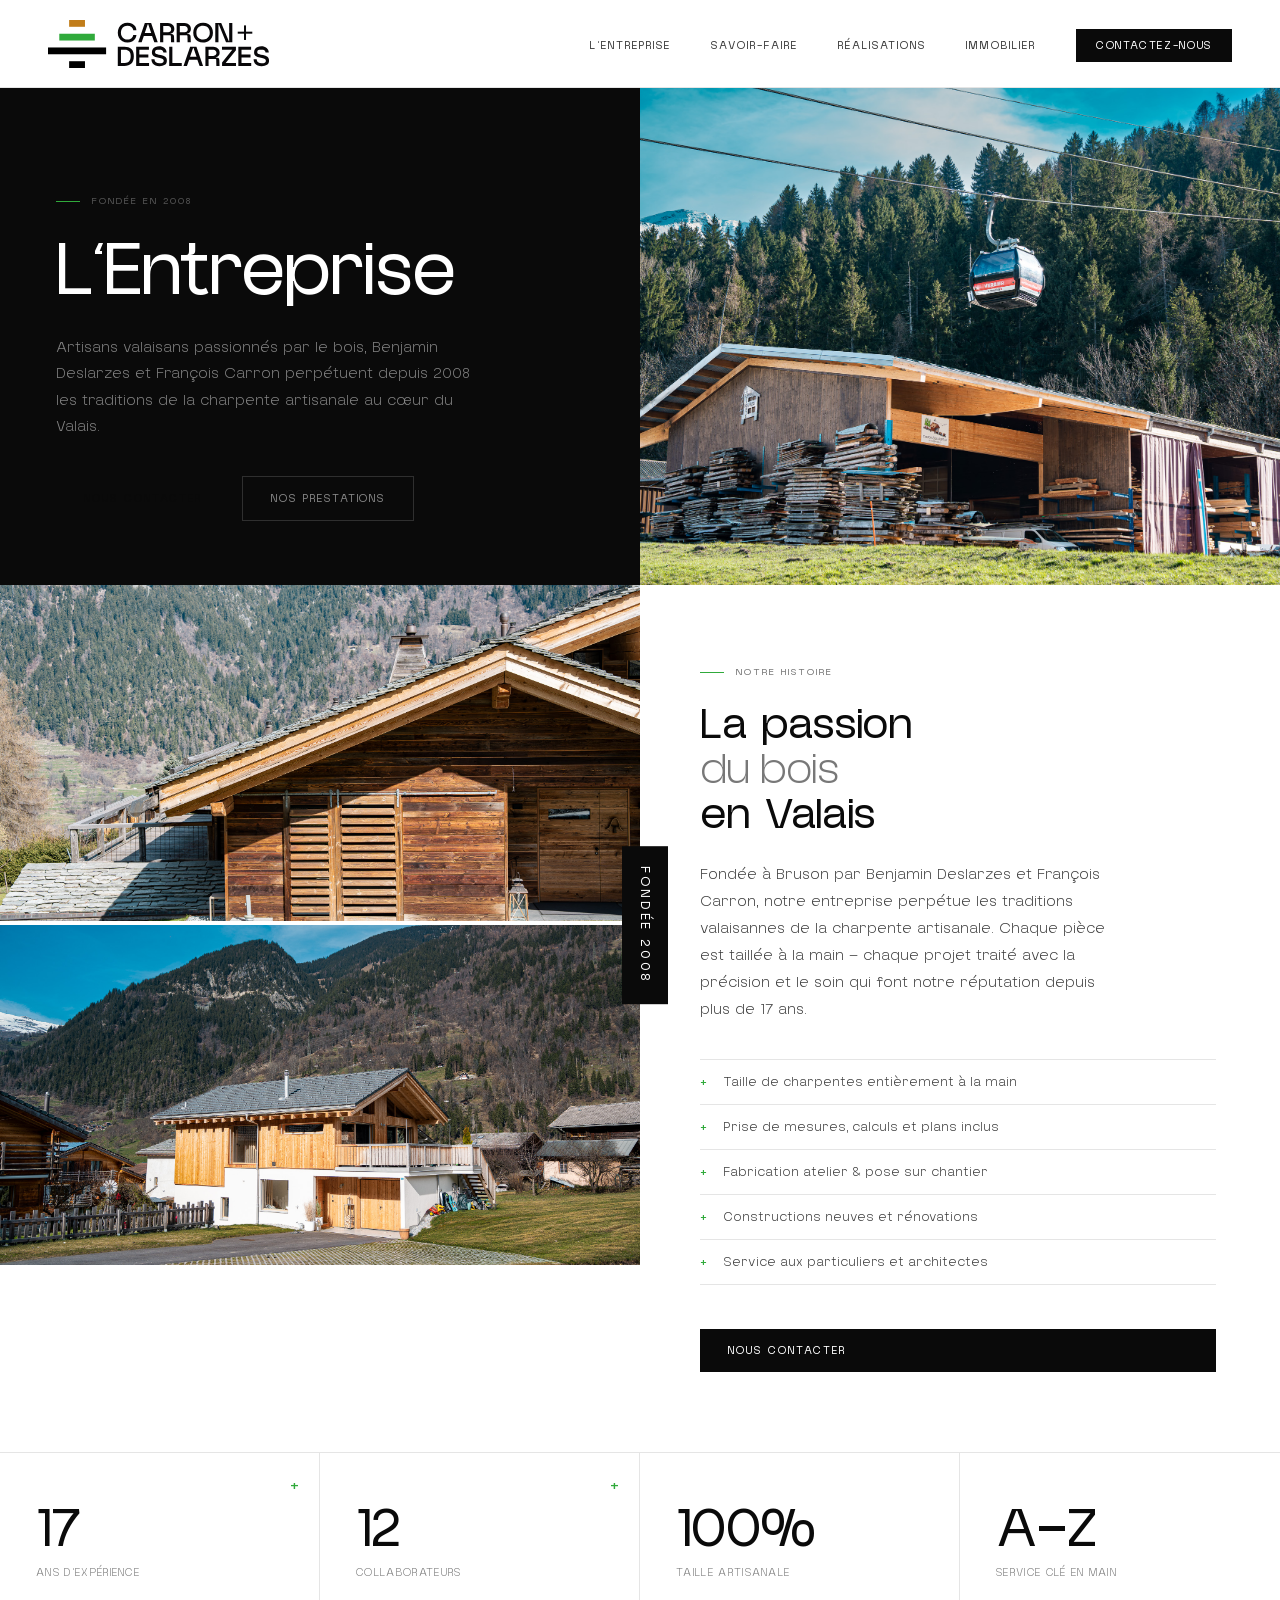
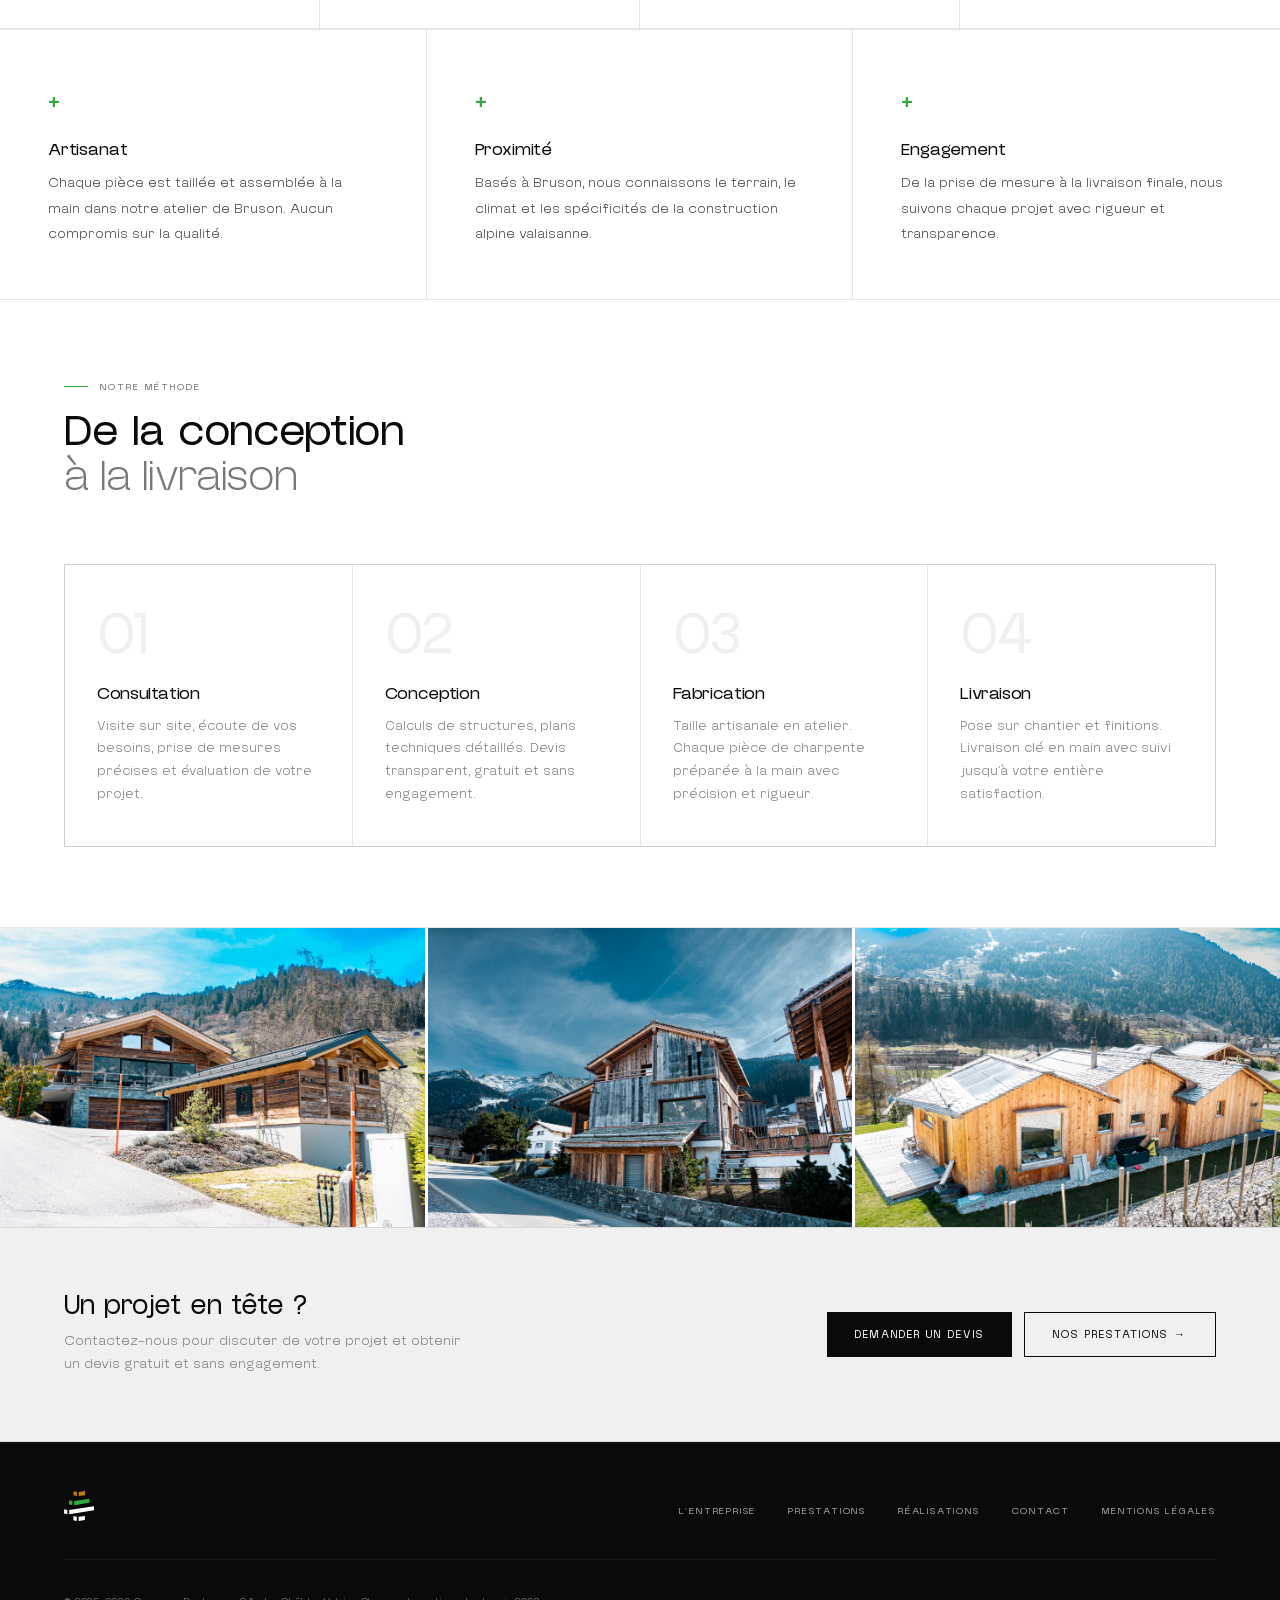
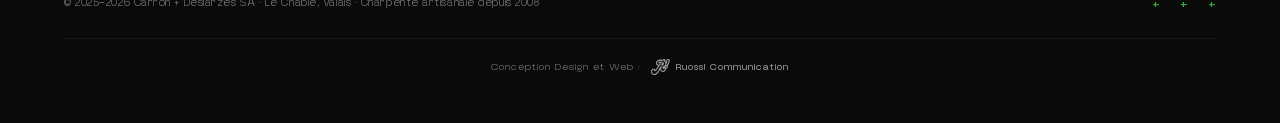
<file: entreprise.html>
<!DOCTYPE html>
<html lang="fr">
<head>
  <meta charset="UTF-8" />
  <meta name="viewport" content="width=device-width, initial-scale=1.0" />
  <title>L'Entreprise — Carron + Deslarzes, charpentiers en Valais</title>
  <meta name="description" content="Découvrez Carron + Deslarzes, entreprise familiale de charpente et rénovation basée en Valais. Histoire, équipe et savoir-faire depuis 2008." />
  <meta name="robots" content="index, follow" />
  <link rel="canonical" href="https://carron-deslarzes.ch/entreprise" />
  <meta property="og:type" content="website" />
  <meta property="og:site_name" content="Carron + Deslarzes" />
  <meta property="og:title" content="L'Entreprise — Carron + Deslarzes" />
  <meta property="og:description" content="Entreprise familiale de charpente et rénovation en Valais depuis 2008." />
  <meta property="og:url" content="https://carron-deslarzes.ch/entreprise" />
  <meta property="og:image" content="https://carron-deslarzes.ch/photos/DSC09755.jpg" />
  <meta property="og:locale" content="fr_CH" />
  <meta name="twitter:card" content="summary_large_image" />
  <link rel="icon" type="image/svg+xml" href="favicon.svg">

  <style>
    /* ── FONTS ──────────────────────────────────────────────── */
    @font-face {
      font-family: 'NewBlack';
      src: url('fonts/NewBlackTypeface-Regular.woff2') format('woff2'),
           url('fonts/NewBlackTypeface-Regular.woff') format('woff');
      font-weight: 400;
      font-style: normal;
      font-display: swap;
    }
    @font-face {
      font-family: 'NewBlack';
      src: url('fonts/NewBlackTypeface-UltraLight.woff2') format('woff2'),
           url('fonts/NewBlackTypeface-UltraLight.woff') format('woff');
      font-weight: 100;
      font-style: normal;
      font-display: swap;
    }

    /* ── RESET ──────────────────────────────────────────────── */
    *, *::before, *::after { box-sizing: border-box; margin: 0; padding: 0; }
    html { scroll-behavior: smooth; font-size: 16px; overflow-x: hidden; }

    /* ── VARIABLES ──────────────────────────────────────────── */
    :root {
      --black:   #0a0a0a;
      --dark:    #141414;
      --mid:     #3a3a3a;
      --muted:   #787878;
      --light:   #c8c8c8;
      --pale:    #f0f0f0;
      --white:   #ffffff;
      --accent:  #30aa3b; /* vert "+" du rapport */
      --border:  rgba(0,0,0,0.1);
    }

    /* ── BASE ───────────────────────────────────────────────── */
    body {
      font-family: 'NewBlack', 'Helvetica Neue', Helvetica, Arial, sans-serif;
      font-weight: 100;
      color: var(--black);
      background: var(--white);
      overflow-x: hidden;
      -webkit-font-smoothing: antialiased;
    }
    h1, h2, h3, h4, h5 {
      font-family: 'NewBlack', 'Helvetica Neue', Helvetica, Arial, sans-serif;
      font-weight: 400;
      line-height: 1;
      letter-spacing: -0.02em;
    }
    p { font-weight: 100; line-height: 1.7; }
    a { text-decoration: none; color: inherit; }
    img { display: block; width: 100%; height: 100%; object-fit: cover; }

    /* ── UTILITAIRES ────────────────────────────────────────── */
    .plus {
      display: inline-block;
      color: var(--accent);
      font-family: 'NewBlack', sans-serif;
      font-weight: 400;
    }
    .label {
      font-size: 10px;
      font-weight: 400;
      letter-spacing: 0.2em;
      text-transform: uppercase;
      color: var(--muted);
    }
    .vertical-label {
      writing-mode: vertical-rl;
      transform: rotate(180deg);
      font-size: 11px;
      font-weight: 400;
      letter-spacing: 0.25em;
      text-transform: uppercase;
      color: var(--muted);
    }

    /* ── NAVIGATION ─────────────────────────────────────────── */
    nav {
      position: fixed; top: 0; left: 0; right: 0; z-index: 1000;
      display: flex; align-items: center; justify-content: space-between;
      padding: 0 48px;
      height: 88px;
      background: var(--white);
      border-bottom: 1px solid var(--border);
      transition: height 0.3s ease, box-shadow 0.3s ease;
    }
    nav.scrolled {
      height: 68px;
      box-shadow: 0 1px 20px rgba(0,0,0,0.06);
    }
    .nav-logo {
      display: flex; align-items: center;
      height: 48px;
    }
    .nav-logo svg {
      height: 48px;
      width: auto;
    }
    .nav-links {
      display: flex; align-items: center; gap: 40px;
      list-style: none;
    }
    .nav-links a {
      font-size: 11px;
      font-weight: 400;
      letter-spacing: 0.18em;
      text-transform: uppercase;
      color: var(--mid);
      transition: color 0.2s;
    }
    .nav-links a:hover { color: var(--black); }
    .nav-cta {
      background: var(--black) !important;
      color: var(--white) !important;
      padding: 9px 20px !important;
      letter-spacing: 0.15em !important;
    }
    .nav-cta:hover {
      background: var(--mid) !important;
    }

    /* ── HERO ───────────────────────────────────────────────── */
    .hero {
      min-height: 100vh;
      display: grid;
      grid-template-columns: 1fr 1fr;
      grid-template-rows: 68px 1fr auto;
      background: var(--white);
      position: relative;
    }
    .hero-text {
      grid-column: 1;
      grid-row: 2;
      display: flex;
      flex-direction: column;
      justify-content: center;
      padding: 60px 64px 60px 56px;
    }
    .hero-eyebrow {
      display: flex; align-items: center; gap: 12px;
      margin-bottom: 32px;
    }
    .hero-eyebrow-line {
      width: 32px; height: 1px; background: var(--accent);
    }
    .hero-title {
      font-size: clamp(52px, 6.5vw, 100px);
      line-height: 0.95;
      letter-spacing: -0.03em;
      color: var(--black);
      margin-bottom: 36px;
    }
    .hero-title .light-word {
      font-weight: 100;
      color: var(--muted);
    }
    .hero-desc {
      font-size: 16px;
      line-height: 1.75;
      color: var(--muted);
      max-width: 400px;
      margin-bottom: 48px;
      font-weight: 100;
    }
    .hero-buttons {
      display: flex; gap: 12px;
    }
    .btn {
      display: inline-flex; align-items: center; gap: 8px;
      font-family: 'NewBlack', sans-serif;
      font-size: 11px; font-weight: 400;
      letter-spacing: 0.18em; text-transform: uppercase;
      padding: 14px 28px;
      transition: all 0.22s ease;
      cursor: pointer; border: none;
    }
    .btn-dark {
      background: var(--black); color: var(--white);
    }
    .btn-dark:hover { background: var(--mid); }
    .btn-outline {
      background: transparent; color: var(--black);
      border: 1px solid var(--black);
    }
    .btn-outline:hover {
      background: var(--black); color: var(--white);
    }
    .hero-photo {
      grid-column: 2;
      grid-row: 2 / 4;
      position: relative;
      overflow: hidden;
      min-height: 560px;
    }
    .hero-photo img {
      width: 100%; height: 100%;
      object-fit: cover;
      transition: transform 8s ease, filter 0.6s ease;
    }
    .hero:hover .hero-photo img {
      transform: scale(1.03);
     
    }
    .hero-photo-caption {
      position: absolute;
      bottom: 32px; right: 32px;
      background: var(--white);
      padding: 16px 20px;
      display: flex; align-items: center; gap: 8px;
    }
    .hero-bottom {
      grid-column: 1;
      grid-row: 3;
      padding: 32px 64px 40px 56px;
      display: flex; align-items: center; gap: 32px;
      border-top: 1px solid var(--border);
    }
    .hero-scroll-line {
      width: 1px; height: 40px;
      background: linear-gradient(to bottom, var(--accent), transparent);
    }

    /* ── STATS ──────────────────────────────────────────────── */
    .stats {
      display: grid;
      grid-template-columns: repeat(4, 1fr);
      border-top: 1px solid var(--border);
      border-bottom: 1px solid var(--border);
    }
    .stat-item {
      padding: 48px 36px;
      border-right: 1px solid var(--border);
      position: relative;
    }
    .stat-item:last-child { border-right: none; }
    .stat-num {
      font-family: 'NewBlack', sans-serif;
      font-size: 56px; font-weight: 400;
      letter-spacing: -0.04em;
      line-height: 1;
      color: var(--black);
      margin-bottom: 8px;
    }
    .stat-lbl {
      font-size: 11px; font-weight: 100;
      letter-spacing: 0.12em; text-transform: uppercase;
      color: var(--muted);
    }
    .stat-item .plus-mark {
      position: absolute; top: 20px; right: 20px;
      font-size: 18px; color: var(--accent); font-weight: 400;
      font-family: 'NewBlack', sans-serif;
    }

    /* ── ABOUT ──────────────────────────────────────────────── */
    .about {
      display: grid;
      grid-template-columns: 1fr 1fr;
    }
    .about-photos {
      display: grid;
      grid-template-rows: 1fr 1fr;
      height: 680px;
      position: relative;
    }
    .about-photo-main {
      overflow: hidden;
      border-bottom: 4px solid var(--white);
    }
    .about-photo-main img {
      transition: transform 0.6s ease, filter 0.55s ease;
    }
    .about-photo-main:hover img { transform: scale(1.04); }
    .about-photo-secondary {
      overflow: hidden;
    }
    .about-photo-secondary img {
      transition: transform 0.6s ease, filter 0.55s ease;
    }
    .about-photo-secondary:hover img { transform: scale(1.04); }
    .about-year-badge {
      position: absolute;
      top: 50%; right: -28px;
      transform: translateY(-50%);
      background: var(--black);
      color: var(--white);
      padding: 20px 14px;
      writing-mode: vertical-rl;
      font-size: 13px; font-weight: 400;
      letter-spacing: 0.2em; text-transform: uppercase;
      z-index: 2;
    }
    .about-text {
      padding: 80px 64px 80px 60px;
      display: flex;
      flex-direction: column;
      justify-content: center;
    }
    .sec-eyebrow {
      display: flex; align-items: center; gap: 12px;
      margin-bottom: 28px;
    }
    .sec-eyebrow-line { width: 24px; height: 1px; background: var(--accent); }
    .sec-title {
      font-size: clamp(36px, 3.8vw, 58px);
      font-weight: 400;
      letter-spacing: -0.03em;
      line-height: 1.0;
      color: var(--black);
      margin-bottom: 28px;
    }
    .sec-title .light {
      font-weight: 100;
      color: var(--muted);
    }
    .sec-body {
      font-size: 15px; font-weight: 100;
      line-height: 1.8; color: var(--mid);
      margin-bottom: 36px;
      max-width: 420px;
    }
    .feats {
      list-style: none;
      display: flex; flex-direction: column; gap: 0;
      margin-bottom: 44px;
    }
    .feats li {
      display: flex; align-items: center; gap: 16px;
      font-size: 13px; font-weight: 100;
      color: var(--mid);
      padding: 12px 0;
      border-bottom: 1px solid var(--border);
    }
    .feats li:first-child { border-top: 1px solid var(--border); }
    .feat-plus { color: var(--accent); font-size: 16px; font-weight: 400; font-family: 'NewBlack', sans-serif; flex-shrink: 0; }

    /* ── SERVICES ───────────────────────────────────────────── */
    .services {
      background: var(--black);
      display: grid;
      grid-template-columns: 1fr;
    }
    .services-main {
      padding: 80px 64px;
    }
    .services-header {
      display: flex; justify-content: space-between; align-items: flex-end;
      margin-bottom: 56px;
    }
    .services-header .sec-title { color: var(--white); margin-bottom: 0; }
    .services-header .sec-eyebrow .sec-eyebrow-line { background: var(--accent); }
    .services-header .label { color: rgba(255,255,255,0.35); }
    .services-grid {
      display: grid;
      grid-template-columns: repeat(3, 1fr);
      border: 1px solid rgba(255,255,255,0.08);
    }
    .svc {
      padding: 40px 36px;
      border-right: 1px solid rgba(255,255,255,0.08);
      border-bottom: 1px solid rgba(255,255,255,0.08);
      position: relative;
      overflow: hidden;
      transition: background 0.3s;
    }
    .svc:nth-child(3n) { border-right: none; }
    .svc:nth-child(n+4) { border-bottom: none; }
    .svc:hover { background: rgba(255,255,255,0.04); }
    .svc-index {
      font-size: 11px; font-weight: 400;
      letter-spacing: 0.2em;
      color: rgba(255,255,255,0.2);
      margin-bottom: 28px;
    }
    .svc-plus {
      position: absolute; top: 28px; right: 28px;
      font-size: 20px; color: var(--accent);
      font-family: 'NewBlack', sans-serif; font-weight: 400;
      opacity: 0;
      transition: opacity 0.3s;
    }
    .svc:hover .svc-plus { opacity: 1; }
    .svc-title {
      font-size: 22px; font-weight: 400;
      color: var(--white);
      letter-spacing: -0.02em;
      margin-bottom: 14px;
    }
    .svc-desc {
      font-size: 13px; font-weight: 100;
      line-height: 1.75;
      color: rgba(255,255,255,0.45);
    }

    /* ── GALERIE ────────────────────────────────────────────── */
    .gallery-section {
      display: grid;
      grid-template-columns: 1fr;
      background: var(--pale);
    }
    .gallery-main {
      padding: 80px 64px;
    }
    .gallery-header {
      display: flex; justify-content: space-between; align-items: flex-end;
      margin-bottom: 48px;
    }
    /* Layout éditorial inspiré du rapport d'activités */
    .gallery-grid {
      display: grid;
      grid-template-columns: repeat(12, 1fr);
      grid-template-rows: 280px 200px;
      gap: 4px;
    }
    .gi {
      overflow: hidden; position: relative; cursor: pointer;
      background: var(--light);
    }
    .gi:nth-child(1) { grid-column: span 4; grid-row: span 2; }
    .gi:nth-child(2) { grid-column: span 5; grid-row: span 1; }
    .gi:nth-child(3) { grid-column: span 3; grid-row: span 1; }
    .gi:nth-child(4) { grid-column: span 5; grid-row: span 1; }
    .gi:nth-child(5) { grid-column: span 3; grid-row: span 1; }

    .gi img {
      width: 100%; height: 100%;
      object-fit: cover;
      transition: transform 0.6s ease, filter 0.55s ease;
    }
    .gi:hover img {
      transform: scale(1.05);
     
    }
    .gi-label {
      position: absolute; bottom: 0; left: 0; right: 0;
      background: linear-gradient(to top, rgba(0,0,0,0.7) 0%, transparent 100%);
      padding: 32px 16px 14px;
      font-size: 11px; font-weight: 400;
      letter-spacing: 0.15em; text-transform: uppercase;
      color: var(--white);
      opacity: 0; transform: translateY(4px);
      transition: all 0.3s ease;
    }
    .gi:hover .gi-label { opacity: 1; transform: translateY(0); }
    /* Accents "+" inspirés du rapport */
    .gallery-plus-row {
      display: flex; justify-content: space-between;
      padding: 20px 0 0;
      border-top: 1px solid var(--border);
      margin-top: 16px;
    }
    .gallery-plus-row span {
      font-size: 18px; color: var(--accent);
      font-family: 'NewBlack', sans-serif; font-weight: 400;
    }

    /* ── PROCESS ────────────────────────────────────────────── */
    .process {
      display: grid;
      grid-template-columns: 1fr;
      background: var(--white);
    }
    .process-main {
      padding: 80px 64px;
    }
    .process-header { margin-bottom: 64px; }
    .steps {
      display: grid;
      grid-template-columns: repeat(4, 1fr);
      gap: 1px;
      background: var(--border);
      border: 1px solid var(--border);
    }
    .step {
      background: var(--white);
      padding: 40px 32px;
      position: relative;
    }
    .step-index {
      font-size: 60px; font-weight: 400;
      letter-spacing: -0.05em;
      color: var(--pale);
      line-height: 1;
      margin-bottom: 20px;
    }
    .step-title {
      font-size: 18px; font-weight: 400;
      color: var(--black);
      letter-spacing: -0.02em;
      margin-bottom: 12px;
    }
    .step-text {
      font-size: 13px; font-weight: 100;
      line-height: 1.75; color: var(--muted);
    }
    .step-accent {
      position: absolute; top: 0; left: 0;
      width: 3px; height: 0;
      background: var(--accent);
      transition: height 0.4s ease;
    }
    .step:hover .step-accent { height: 100%; }

    /* ── CONTACT ────────────────────────────────────────────── */
    .contact {
      display: grid;
      grid-template-columns: 1fr 1fr;
      background: var(--dark);
    }
    .contact-info {
      padding: 80px 60px 80px 56px;
      border-right: 1px solid rgba(255,255,255,0.06);
    }
    .contact-info .sec-title { color: var(--white); margin-bottom: 48px; }
    .contact-info .sec-eyebrow .label { color: rgba(255,255,255,0.35); }
    .contact-info .sec-eyebrow-line { background: var(--accent); }
    .cdet {
      padding: 20px 0;
      border-bottom: 1px solid rgba(255,255,255,0.06);
    }
    .cdet:last-of-type { border-bottom: none; }
    .cdet-lbl {
      font-size: 10px; font-weight: 400;
      letter-spacing: 0.2em; text-transform: uppercase;
      color: rgba(255,255,255,0.25);
      margin-bottom: 6px;
    }
    .cdet-val {
      font-size: 15px; font-weight: 100;
      color: var(--white);
    }
    /* Photo contact */
    .contact-photo-wrap {
      overflow: hidden;
      height: 200px;
      margin-bottom: 0;
    }
    .contact-photo-wrap img {
    }
    /* Form */
    .contact-form {
      padding: 80px 64px 80px 56px;
    }
    .cform {
      display: flex; flex-direction: column; gap: 16px;
    }
    .form-row {
      display: grid; grid-template-columns: 1fr 1fr; gap: 16px;
    }
    .fg {
      display: flex; flex-direction: column; gap: 8px;
    }
    .fg label {
      font-size: 10px; font-weight: 400;
      letter-spacing: 0.2em; text-transform: uppercase;
      color: rgba(255,255,255,0.3);
    }
    .fg input, .fg select, .fg textarea {
      background: rgba(255,255,255,0.04);
      border: 1px solid rgba(255,255,255,0.08);
      border-bottom: 1px solid rgba(255,255,255,0.25);
      color: var(--white);
      padding: 12px 0;
      font-family: 'NewBlack', sans-serif;
      font-size: 14px; font-weight: 100;
      outline: none; resize: none;
      -webkit-appearance: none;
      transition: border-color 0.25s;
      background: transparent;
      border-width: 0 0 1px 0;
    }
    .fg input::placeholder, .fg textarea::placeholder { color: rgba(255,255,255,0.15); }
    .fg input:focus, .fg textarea:focus, .fg select:focus {
      border-color: var(--accent);
    }
    .fg select option { background: var(--dark); color: var(--white); }
    .form-submit {
      background: var(--white); color: var(--black);
      padding: 16px 32px;
      font-family: 'NewBlack', sans-serif;
      font-size: 11px; font-weight: 400;
      letter-spacing: 0.18em; text-transform: uppercase;
      border: none; cursor: pointer;
      transition: all 0.22s;
      margin-top: 8px;
    }
    .form-submit:hover { background: var(--pale); }

    /* ── FOOTER ─────────────────────────────────────────────── */
    footer {
      display: grid;
      grid-template-columns: 1fr;
      background: var(--black);
      border-top: 1px solid rgba(255,255,255,0.06);
    }
    .foot-main {
      padding: 48px 64px;
    }
    .foot-inner {
      display: flex; justify-content: space-between; align-items: center;
      margin-bottom: 32px; padding-bottom: 32px;
      border-bottom: 1px solid rgba(255,255,255,0.06);
    }
    .foot-logo svg { height: 30px; width: auto; }
    .foot-nav {
      display: flex; gap: 32px; list-style: none;
    }
    .foot-nav a {
      font-size: 10px; font-weight: 400;
      letter-spacing: 0.18em; text-transform: uppercase;
      color: rgba(255,255,255,0.6);
      transition: color 0.22s;
    }
    .foot-nav a:hover { color: rgba(255,255,255,0.9); }
    .foot-bottom {
      display: flex; justify-content: space-between; align-items: center;
    }
    .foot-copy {
      font-size: 11px; font-weight: 100;
      color: rgba(255,255,255,0.5);
      letter-spacing: 0.05em;
    }
    .foot-plus-row {
      display: flex; gap: 20px;
    }
    .foot-plus-row span {
      font-size: 16px; color: var(--accent);
      font-family: 'NewBlack', sans-serif; font-weight: 400;
    }

    /* ── ANIMATIONS ─────────────────────────────────────────── */
    .fu { opacity: 0; transform: translateY(24px); transition: opacity 0.7s ease, transform 0.7s ease; }
    .fu.vis { opacity: 1; transform: translateY(0); }
    .fu.d1 { transition-delay: 0.1s; }
    .fu.d2 { transition-delay: 0.2s; }
    .fu.d3 { transition-delay: 0.3s; }
    .fu.d4 { transition-delay: 0.4s; }

    /* ── HAMBURGER MENU ─────────────────────────────────────── */
    .nav-burger {
      display: none;
      flex-direction: column;
      justify-content: center;
      gap: 5px;
      width: 28px;
      height: 28px;
      cursor: pointer;
      background: none;
      border: none;
      padding: 0;
      z-index: 1002;
    }
    .nav-burger span {
      display: block;
      width: 100%;
      height: 2px;
      background: var(--black);
      transition: all 0.3s ease;
    }
    .nav-burger.active span:nth-child(1) {
      transform: rotate(45deg) translate(5px, 5px);
    }
    .nav-burger.active span:nth-child(2) {
      opacity: 0;
    }
    .nav-burger.active span:nth-child(3) {
      transform: rotate(-45deg) translate(5px, -5px);
    }
    .mobile-menu {
      display: none;
      position: fixed;
      top: 0; left: 0; right: 0; bottom: 0;
      background: var(--white);
      z-index: 1001;
      flex-direction: column;
      align-items: center;
      justify-content: center;
      gap: 28px;
      opacity: 0;
      transition: opacity 0.3s ease;
    }
    .mobile-menu.open {
      display: flex;
      opacity: 1;
    }
    .mobile-menu a {
      font-family: 'NewBlack', sans-serif;
      font-size: 14px;
      font-weight: 400;
      letter-spacing: 0.15em;
      text-transform: uppercase;
      color: var(--mid);
      transition: color 0.2s;
    }
    .mobile-menu a:hover { color: var(--black); }
    .mobile-menu .nav-cta {
      margin-top: 12px;
    }

    /* ── RESPONSIVE ─────────────────────────────────────────── */
    @media (max-width: 960px) {
      nav { padding: 0 20px; height: 64px; align-items: center; }
    nav.scrolled { height: 56px; }
    .nav-logo { height: 44px; }
    .nav-logo svg { height: 44px; }
      .nav-links { display: none; }
      .nav-burger { display: flex; }
      .hero { grid-template-columns: 1fr; }
      .hero-text { padding: 100px 24px 40px; grid-column: 1; }
      .hero-photo { grid-column: 1; grid-row: 3; min-height: 360px; }
      .hero-bottom { grid-column: 1; padding: 24px; }
      .stats { grid-template-columns: repeat(2, 1fr); }
      .about { grid-template-columns: 1fr; }
      .about-text { padding: 48px 24px; }
      .about-photos { height: 400px; }
      .services { grid-template-columns: 1fr; }
      .services-main { padding: 56px 24px; }
      .services-grid { grid-template-columns: 1fr; }
      .svc:nth-child(3n) { border-right: none; }
      .svc { border-bottom: 1px solid rgba(255,255,255,0.08); border-right: none; }
      .gallery-section { grid-template-columns: 1fr; }
      .gallery-main { padding: 56px 24px; }
      .gallery-grid { grid-template-columns: 1fr 1fr; grid-template-rows: 200px 200px 200px; }
      .gi { grid-column: span 1 !important; grid-row: span 1 !important; }
      .process { grid-template-columns: 1fr; }
      .process-main { padding: 56px 24px; }
      .steps { grid-template-columns: 1fr 1fr; }
      .contact { grid-template-columns: 1fr; }
      .contact-info { padding: 56px 24px; border-right: none; border-bottom: 1px solid rgba(255,255,255,0.06); }
      .contact-form { padding: 48px 24px; }
      footer { grid-template-columns: 1fr; }
      .foot-main { padding: 36px 24px; }
      .foot-nav { flex-wrap: wrap; justify-content: center; }
      .foot-inner { flex-direction: column; gap: 24px; text-align: center; }
      .foot-bottom { flex-direction: column; gap: 12px; text-align: center; }
    }

    /* ── IMMOBILIER SECTION STYLES ─────────────────────────── */
/* ── PAGE HERO ──────────────────────────────────────────── */
    .page-hero {
      min-height: 70vh;
      display: grid;
      grid-template-columns: 1fr 1fr;
      padding-top: 68px;
      background: var(--black);
      position: relative;
      overflow: hidden;
    }
    .page-hero-text {
      display: flex; flex-direction: column; justify-content: flex-end;
      padding: 80px 64px 64px 56px;
    }
    .page-hero-eyebrow { display: flex; align-items: center; gap: 12px; margin-bottom: 28px; }
    .page-hero-eyebrow-line { width: 24px; height: 1px; background: var(--accent); }
    .page-hero-title {
      font-size: clamp(48px, 6vw, 96px);
      line-height: 0.92; letter-spacing: -0.03em;
      color: var(--white); margin-bottom: 24px;
    }
    .page-hero-title .light { font-weight: 100; color: rgba(255,255,255,0.35); }
    .page-hero-desc { font-size: 15px; font-weight: 100; line-height: 1.75; color: rgba(255,255,255,0.5); max-width: 400px; margin-bottom: 40px; }
    .page-hero-photo {
      position: relative; overflow: hidden;
    }
    .page-hero-photo img {
      width: 100%; height: 100%;
      object-fit: cover;
      transition: filter 0.55s ease;
    }
    /* Grid photo overlay */
    .page-hero-photo-grid {
      position: absolute; inset: 0;
      display: grid;
      grid-template-rows: 1fr 1fr;
      gap: 3px;
    }
    .page-hero-photo-grid .ph-img {
      overflow: hidden; position: relative;
    }
    .page-hero-photo-grid .ph-img img {
      width: 100%; height: 100%; object-fit: cover;
      transition: transform 0.6s ease, filter 0.55s ease;
    }
    .page-hero-photo-grid .ph-img:hover img {
      transform: scale(1.04);
     
    }
    .page-hero-stats {
      display: flex; gap: 0;
      margin-top: 40px;
    }
    .ph-stat {
      padding: 20px 28px 20px 0;
      border-right: 1px solid rgba(255,255,255,0.1);
      margin-right: 28px;
    }
    .ph-stat:last-child { border-right: none; margin-right: 0; }
    .ph-stat-num { font-size: 32px; font-weight: 400; color: var(--white); line-height: 1; letter-spacing: -0.04em; margin-bottom: 4px; }
    .ph-stat-lbl { font-size: 10px; font-weight: 100; letter-spacing: 0.15em; text-transform: uppercase; color: rgba(255,255,255,0.3); }

    /* ── BREADCRUMB ─────────────────────────────────────────── */
    .breadcrumb {
      display: grid; grid-template-columns: 1fr;
      border-bottom: 1px solid var(--border);
      background: var(--pale);
    }
    .breadcrumb-main {
      padding: 16px 64px 16px 56px;
      display: flex; align-items: center; gap: 12px;
    }
    .breadcrumb-main a, .breadcrumb-main span {
      font-size: 11px; font-weight: 400; letter-spacing: 0.1em; text-transform: uppercase; color: var(--muted);
    }
    .breadcrumb-main a:hover { color: var(--black); }
    .breadcrumb-sep { color: var(--light); font-size: 10px; }
    .breadcrumb-main span.current { color: var(--black); }

    /* ── SECTION INTRO ──────────────────────────────────────── */
    .section-intro {
      display: grid; grid-template-columns: 1fr 420px;
      border-bottom: 1px solid var(--border);
    }
    .section-intro-text { padding: 72px 64px 72px 56px; border-right: 1px solid var(--border); }
    .sec-eyebrow { display: flex; align-items: center; gap: 12px; margin-bottom: 24px; }
    .sec-eyebrow-line { width: 24px; height: 1px; background: var(--accent); }
    .sec-title { font-size: clamp(32px, 3.5vw, 52px); font-weight: 400; letter-spacing: -0.03em; line-height: 1; color: var(--black); margin-bottom: 24px; }
    .sec-title .light { font-weight: 100; color: var(--muted); }
    .sec-body { font-size: 15px; font-weight: 100; line-height: 1.8; color: var(--mid); }
    .section-intro-aside {
      padding: 72px 48px;
      background: var(--pale);
      display: flex; flex-direction: column; gap: 24px;
    }
    .aside-item { padding: 20px 0; border-bottom: 1px solid var(--border); }
    .aside-item:last-child { border-bottom: none; }
    .aside-lbl { font-size: 10px; font-weight: 400; letter-spacing: 0.2em; text-transform: uppercase; color: var(--muted); margin-bottom: 6px; }
    .aside-val { font-size: 15px; font-weight: 100; color: var(--black); }

    /* ── LISTING SECTION ────────────────────────────────────── */
    .listing-section { display: grid; grid-template-columns: 1fr; }
    .listing-main { padding: 80px 64px; }
    .listing-header { display: flex; justify-content: space-between; align-items: flex-end; margin-bottom: 56px; border-bottom: 1px solid var(--border); padding-bottom: 32px; }

    /* ── PROPERTY CARD ──────────────────────────────────────── */
    .property-card {
      margin-bottom: 80px;
      border: 1px solid var(--border);
      position: relative;
    }
    .property-card:last-child { margin-bottom: 0; }
    .property-status {
      position: absolute; top: 0; left: 0;
      background: var(--black); color: var(--white);
      font-size: 10px; font-weight: 400; letter-spacing: 0.2em; text-transform: uppercase;
      padding: 8px 16px; z-index: 2;
    }
    .property-status.louer { background: var(--muted); }
    .property-header {
      padding: 40px 44px 32px;
      border-bottom: 1px solid var(--border);
      display: flex; justify-content: space-between; align-items: flex-start;
    }
    .property-name { font-size: 32px; font-weight: 400; letter-spacing: -0.03em; color: var(--black); margin-bottom: 10px; }
    .property-sub { font-size: 13px; font-weight: 100; color: var(--muted); line-height: 1.6; max-width: 560px; }
    .property-tag {
      display: inline-flex; align-items: center; gap: 8px;
      border: 1px solid var(--border); padding: 8px 16px;
      font-size: 11px; font-weight: 400; letter-spacing: 0.15em; text-transform: uppercase;
      color: var(--muted); white-space: nowrap; margin-top: 4px;
    }
    .property-tag .plus { color: var(--accent); }

    /* Photos grid */
    .property-photos {
      display: grid;
      grid-template-columns: repeat(3, 1fr);
      gap: 3px;
      height: 340px;
    }
    .property-photos.two-col { grid-template-columns: 1fr 1fr; }
    .property-photos .pp {
      overflow: hidden; position: relative; background: var(--pale);
    }
    .property-photos .pp img {
      width: 100%; height: 100%; object-fit: cover;
      transition: transform 0.5s ease, filter 0.5s ease;
    }
    .property-photos .pp:hover img {
      transform: scale(1.04);
    }
    .property-photos .pp.plan img { filter: none; object-fit: contain; background: #fff; padding: 16px; }
    .property-photos .pp.plan:hover img { transform: scale(1.02); filter: none; }
    /* Caption on photo */
    .pp-caption {
      position: absolute; bottom: 0; left: 0; right: 0;
      background: linear-gradient(to top, rgba(0,0,0,0.65), transparent);
      padding: 24px 14px 12px;
      font-size: 10px; font-weight: 400; letter-spacing: 0.15em; text-transform: uppercase;
      color: rgba(255,255,255,0.8);
    }

    /* Specs grid */
    .property-specs {
      display: grid;
      grid-template-columns: repeat(5, 1fr);
      border-top: 1px solid var(--border);
    }
    .spec-item {
      padding: 24px 28px;
      border-right: 1px solid var(--border);
    }
    .spec-item:last-child { border-right: none; }
    .spec-lbl { font-size: 10px; font-weight: 400; letter-spacing: 0.15em; text-transform: uppercase; color: var(--muted); margin-bottom: 8px; }
    .spec-val { font-size: 18px; font-weight: 400; color: var(--black); letter-spacing: -0.02em; }
    .spec-unit { font-size: 11px; font-weight: 100; color: var(--muted); }

    /* Description */
    .property-desc {
      padding: 36px 44px;
      border-top: 1px solid var(--border);
      display: grid;
      grid-template-columns: 1fr 1fr;
      gap: 48px;
    }
    .property-desc-text { font-size: 14px; font-weight: 100; line-height: 1.8; color: var(--mid); }
    .property-desc-features { display: flex; flex-direction: column; gap: 0; }
    .feat-item {
      display: flex; align-items: center; gap: 12px;
      font-size: 13px; font-weight: 100; color: var(--mid);
      padding: 10px 0;
      border-bottom: 1px solid var(--border);
    }
    .feat-item:first-child { border-top: 1px solid var(--border); }
    .feat-plus { color: var(--accent); font-size: 14px; font-weight: 400; font-family: 'NewBlack', sans-serif; flex-shrink: 0; }

    /* CTA */
    .property-cta {
      padding: 28px 44px;
      border-top: 1px solid var(--border);
      display: flex; align-items: center; justify-content: space-between;
      background: var(--pale);
    }
    .property-cta-text { font-size: 13px; font-weight: 100; color: var(--muted); }

    /* ── TERRAINS SECTION ───────────────────────────────────── */
    .terrains-section {
      display: grid; grid-template-columns: 1fr;
      background: var(--black);
    }
    .terrains-main { padding: 80px 64px; }
    .terrains-header { margin-bottom: 56px; }
    .terrains-header .sec-title { color: var(--white); }
    .terrains-header .sec-eyebrow .label { color: rgba(255,255,255,0.35); }
    .terrains-header .sec-eyebrow-line { background: var(--accent); }
    .terrains-intro { font-size: 15px; font-weight: 100; line-height: 1.8; color: rgba(255,255,255,0.5); max-width: 700px; margin-bottom: 48px; }
    .terrain-card {
      border: 1px solid rgba(255,255,255,0.08);
      display: grid; grid-template-columns: 1fr 1fr;
      margin-bottom: 3px;
      transition: background 0.25s;
    }
    .terrain-card:hover { background: rgba(255,255,255,0.03); }
    .terrain-photo { height: 280px; overflow: hidden; position: relative; }
    .terrain-photo img { width: 100%; height: 100%; object-fit: cover; transition: transform 0.5s, filter 0.55s; }
    .terrain-card:hover .terrain-photo img { transform: scale(1.04); }
    .terrain-info { padding: 40px 44px; display: flex; flex-direction: column; justify-content: space-between; }
    .terrain-status-badge {
      display: inline-flex; align-items: center; gap: 8px;
      border: 1px solid rgba(255,255,255,0.12); padding: 6px 14px;
      font-size: 10px; font-weight: 400; letter-spacing: 0.2em; text-transform: uppercase;
      color: rgba(255,255,255,0.4); margin-bottom: 20px; width: fit-content;
    }
    .terrain-name { font-size: 28px; font-weight: 400; color: var(--white); letter-spacing: -0.02em; margin-bottom: 10px; }
    .terrain-location { font-size: 13px; font-weight: 100; color: rgba(255,255,255,0.4); margin-bottom: 20px; }
    .terrain-specs { display: flex; gap: 24px; }
    .ts { padding-right: 24px; border-right: 1px solid rgba(255,255,255,0.08); }
    .ts:last-child { border-right: none; padding-right: 0; }
    .ts-lbl { font-size: 10px; font-weight: 400; letter-spacing: 0.15em; text-transform: uppercase; color: rgba(255,255,255,0.25); margin-bottom: 6px; }
    .ts-val { font-size: 20px; font-weight: 400; color: var(--white); letter-spacing: -0.02em; }
    .ts-unit { font-size: 11px; font-weight: 100; color: rgba(255,255,255,0.35); }
    .terrain-plus-row { display: flex; justify-content: space-between; padding-top: 20px; margin-top: 20px; border-top: 1px solid rgba(255,255,255,0.06); }
    .terrain-plus-row span { font-size: 16px; color: var(--accent); font-family: 'NewBlack', sans-serif; font-weight: 400; }

    /* ── PROCESS CTA ────────────────────────────────────────── */
    .immo-cta {
      display: grid; grid-template-columns: 1fr;
      background: var(--pale);
      border-top: 1px solid var(--border);
      border-bottom: 1px solid var(--border);
    }
    .immo-cta-main {
      padding: 64px;
      display: flex; justify-content: space-between; align-items: center;
    }
    .immo-cta-text h3 { font-size: 28px; font-weight: 400; letter-spacing: -0.02em; color: var(--black); margin-bottom: 10px; }
    .immo-cta-text p { font-size: 14px; font-weight: 100; color: var(--muted); max-width: 400px; line-height: 1.7; }
    .immo-cta-buttons { display: flex; gap: 12px; flex-shrink: 0; }

    

    /* Page-specific responsive */
    @media (max-width: 960px) {
      .page-hero { grid-template-columns: 1fr !important; padding-top: 68px; }
      .page-hero-text { padding: 40px 24px !important; }
      .page-hero-photo-grid { position: relative; height: 280px; }
      .breadcrumb { grid-template-columns: 1fr; }
      .breadcrumb-main { padding: 14px 24px; }
      .section-intro { grid-template-columns: 1fr; }
      .section-intro-text { padding: 48px 24px; border-right: none; border-bottom: 1px solid var(--border); }
      .section-intro-aside { padding: 36px 24px; }
      .listing-section { grid-template-columns: 1fr; }
      .listing-main { padding: 48px 24px; }
      .property-header { flex-direction: column; gap: 16px; }
      .property-photos { grid-template-columns: 1fr 1fr; height: 240px; }
      .property-photos.two-col { grid-template-columns: 1fr; height: auto; }
      .property-photos.two-col .pp { height: 200px; }
      .property-specs { grid-template-columns: 1fr 1fr; }
      .property-desc { grid-template-columns: 1fr; gap: 24px; padding: 24px; }
      .property-cta { flex-direction: column; gap: 16px; }
      .terrains-section { grid-template-columns: 1fr; }
      .terrains-main { padding: 48px 24px; }
      .terrain-card { grid-template-columns: 1fr; }
      .terrain-photo { height: 220px; }
      .terrain-info { padding: 24px; }
      .immo-cta { grid-template-columns: 1fr; }
      .immo-cta-main { flex-direction: column; gap: 24px; padding: 48px 24px; }
      .valeurs-section { grid-template-columns: 1fr !important; }
      .valeurs-grid { grid-template-columns: 1fr !important; }
      .valeurs-item { border-right: none !important; }
      .cta-section { grid-template-columns: 1fr !important; }
      .cta-main { padding: 40px 24px !important; }
      .chantier-photos { height: 200px !important; }
    }

    @media (max-width: 480px) {
      .page-hero-text { padding: 32px 20px; }
      .page-hero-title { margin-bottom: 16px; }
      .page-hero-desc { font-size: 13px; margin-bottom: 24px; }
      .page-hero-stats { flex-wrap: wrap; gap: 16px; }
      .ph-stat { padding: 12px 20px 12px 0; margin-right: 0; }
      .breadcrumb-main { padding: 12px 20px; }
      .section-intro-text { padding: 36px 20px; }
      .section-intro-aside { padding: 28px 20px; }
      .sec-title { margin-bottom: 16px; }
      .sec-body { font-size: 14px; }
      .btn { padding: 12px 20px; font-size: 10px; }
      .about-text { padding: 36px 20px; }
      .about-photos { height: 280px; }
      .services-main { padding: 40px 20px; }
      .services-header { flex-direction: column; gap: 16px; align-items: flex-start; }
      .gallery-main { padding: 40px 20px; }
      .gallery-header { flex-direction: column; gap: 16px; align-items: flex-start; }
      .gallery-grid { grid-template-columns: 1fr; grid-template-rows: auto; }
      .gi { height: 200px; }
      .process-main { padding: 40px 20px; }
      .steps { grid-template-columns: 1fr; }
      .step { padding: 28px 20px; }
      .contact-info { padding: 40px 20px; }
      .contact-form { padding: 36px 20px; }
      .form-row { grid-template-columns: 1fr; }
      .foot-main { padding: 28px 20px; }
      .foot-nav { flex-direction: column; gap: 16px; }
      .listing-main { padding: 36px 20px; }
      .listing-header { flex-direction: column; gap: 16px; align-items: flex-start; }
      .valeurs-item { padding: 36px 20px !important; }
      .cta-main { padding: 32px 20px !important; flex-direction: column !important; }
      .chantier-photos { grid-template-columns: 1fr !important; height: auto !important; }
      .chantier-photos > div { height: 180px; }
    }
  </style>
</head>
<body>

<!-- ── NAVIGATION ─────────────────────────────── -->
<nav id="nav">
  <a href="/" class="nav-logo">
    <!-- Logo SVG Carron + Deslarzes -->
    <svg style="height:48px;width:auto;" id="Calque_2" data-name="Calque 2" xmlns="http://www.w3.org/2000/svg" viewBox="0 0 585.76 127.19">
<g id="Calque_1-2" data-name="Calque 1">
    <g>
      <g>
        <g>
          <g>
            <path fill="#080709" d="M230.97,49.93c-1.91,3.05-4.58,5.46-8.02,7.24s-7.53,2.67-12.28,2.67c-5.06,0-9.54-1.1-13.44-3.29-3.9-2.19-6.92-5.28-9.06-9.26-2.14-3.97-3.22-8.55-3.22-13.71s1.07-9.82,3.22-13.83c2.14-4,5.16-7.1,9.06-9.3,3.9-2.19,8.38-3.29,13.44-3.29,4.75,0,8.86.88,12.32,2.63,3.46,1.76,6.13,4.12,8.02,7.09,1.89,2.97,2.98,6.31,3.29,10.03h-8.29c-.46-3.56-2.09-6.4-4.88-8.52-2.79-2.12-6.28-3.18-10.46-3.18-3.31,0-6.29.76-8.95,2.29-2.66,1.52-4.74,3.67-6.24,6.43-1.5,2.76-2.25,5.98-2.25,9.64s.75,6.81,2.25,9.57c1.5,2.76,3.58,4.91,6.24,6.43,2.66,1.52,5.64,2.28,8.95,2.28,4.44,0,7.99-1.14,10.65-3.41,2.66-2.27,4.22-5.19,4.69-8.75h8.37c-.36,3.77-1.5,7.18-3.41,10.23Z"/>
            <path fill="#080709" d="M256.61,7.94h16.65l17.58,51.13h-9.14l-5.97-16.42h-21.77l-5.81,16.42h-9.14l17.59-51.13ZM273.5,34.67l-7.9-23.16h-1.32l-7.9,23.16h17.12Z"/>
            <path fill="#080709" d="M297.04,7.94h20.38c3.3,0,6.27.66,8.91,1.97,2.63,1.32,4.7,3.19,6.2,5.62,1.5,2.43,2.25,5.22,2.25,8.37,0,3.62-.97,6.39-2.9,8.33-1.94,1.94-4.41,3.17-7.4,3.68v.7c2.84,0,5.11.52,6.82,1.55,1.7,1.03,2.58,2.87,2.63,5.5l.54,15.42h-8.44l-.39-16.58c-.05-.77-.26-1.32-.62-1.63-.36-.31-1.01-.46-1.94-.46h-17.66v18.67h-8.37V7.94ZM324.12,30.33c1.52-1.39,2.28-3.18,2.28-5.35,0-2.43-.8-4.54-2.4-6.35-1.6-1.81-3.54-2.71-5.81-2.71h-12.78v16.5h12.78c2.43,0,4.4-.7,5.93-2.09Z"/>
            <path fill="#080709" d="M340.97,7.94h20.38c3.3,0,6.27.66,8.91,1.97,2.63,1.32,4.7,3.19,6.2,5.62,1.5,2.43,2.25,5.22,2.25,8.37,0,3.62-.97,6.39-2.9,8.33-1.94,1.94-4.41,3.17-7.4,3.68v.7c2.84,0,5.11.52,6.82,1.55,1.7,1.03,2.58,2.87,2.63,5.5l.54,15.42h-8.44l-.39-16.58c-.05-.77-.26-1.32-.62-1.63-.36-.31-1.01-.46-1.94-.46h-17.66v18.67h-8.37V7.94ZM368.04,30.33c1.52-1.39,2.28-3.18,2.28-5.35,0-2.43-.8-4.54-2.4-6.35-1.6-1.81-3.54-2.71-5.81-2.71h-12.78v16.5h12.78c2.43,0,4.4-.7,5.93-2.09Z"/>
            <path fill="#080709" d="M424.79,10.5c3.92,2.22,6.96,5.33,9.1,9.33,2.14,4,3.22,8.56,3.22,13.67s-1.07,9.67-3.22,13.67c-2.14,4-5.18,7.11-9.1,9.33-3.93,2.22-8.52,3.33-13.79,3.33s-9.86-1.11-13.79-3.33c-3.92-2.22-6.96-5.33-9.1-9.33-2.14-4-3.22-8.56-3.22-13.67s1.07-9.67,3.22-13.67c2.14-4,5.18-7.11,9.1-9.33,3.93-2.22,8.52-3.33,13.79-3.33s9.86,1.11,13.79,3.33ZM398.02,20.06c-3.18,3.23-4.77,7.71-4.77,13.44s1.59,10.21,4.77,13.44c3.17,3.23,7.5,4.84,12.98,4.84,3.46,0,6.53-.74,9.22-2.21,2.69-1.47,4.78-3.58,6.28-6.31,1.5-2.74,2.25-5.99,2.25-9.76s-.75-7.02-2.25-9.76c-1.5-2.74-3.59-4.84-6.28-6.31-2.68-1.47-5.76-2.21-9.22-2.21-5.48,0-9.8,1.61-12.98,4.84Z"/>
            <path fill="#080709" d="M443.3,7.94h15.73l20.22,48.26h.85V7.94h8.37v51.13h-16.73l-19.06-47.41h-1.01v47.41h-8.37V7.94Z"/>
          </g>
          <g>
            <path fill="#080709" d="M184.95,70.64h17.43c8,0,14.19,2.09,18.55,6.27,4.36,4.18,6.55,10.61,6.55,19.29s-2.18,15.11-6.55,19.29c-4.36,4.18-10.55,6.27-18.55,6.27h-17.43v-51.13ZM215.13,109.53c2.66-2.84,3.99-7.28,3.99-13.32s-1.33-10.48-3.99-13.32c-2.66-2.84-6.37-4.26-11.11-4.26h-10.69v35.17h10.69c4.75,0,8.45-1.42,11.11-4.26Z"/>
            <path fill="#080709" d="M233.68,70.64h33.78v7.98h-25.41v13.09h23.86v7.98h-23.86v14.1h25.72v7.98h-34.09v-51.13Z"/>
            <path fill="#080709" d="M294.64,77.92c-3.36,0-6.02.59-7.98,1.78-1.96,1.19-2.94,3-2.94,5.42,0,1.29.28,2.35.85,3.18.57.83,1.54,1.52,2.9,2.09,1.37.57,3.34,1.08,5.93,1.55l5.81,1.08c4.8.88,8.64,2.43,11.5,4.65,2.87,2.22,4.3,5.55,4.3,9.99,0,4.91-1.81,8.6-5.42,11.08-3.62,2.48-8.37,3.72-14.25,3.72-3.87,0-7.4-.66-10.58-1.98-3.17-1.32-5.75-3.36-7.71-6.12-1.96-2.76-3-6.16-3.1-10.19h8.37c.21,3.82,1.45,6.5,3.72,8.02,2.27,1.52,5.37,2.29,9.3,2.29,7.54,0,11.31-2.27,11.31-6.82,0-3.51-3.44-5.86-10.31-7.05l-5.89-1.01c-4.49-.82-8.13-2.28-10.92-4.38-2.79-2.09-4.18-5.43-4.18-10.03,0-3.25.85-6.03,2.56-8.33,1.7-2.3,4.01-4.04,6.93-5.23,2.92-1.19,6.19-1.78,9.8-1.78,5.63,0,10.29,1.41,13.98,4.22,3.69,2.81,5.62,6.93,5.77,12.36h-8.6c-.57-5.68-4.29-8.52-11.16-8.52Z"/>
            <path fill="#080709" d="M321.21,70.64h8.37v43.15h24.86v7.98h-33.23v-51.13Z"/>
            <path fill="#080709" d="M376.68,70.64h16.65l17.58,51.13h-9.14l-5.97-16.42h-21.77l-5.81,16.42h-9.14l17.59-51.13ZM393.57,97.37l-7.9-23.16h-1.32l-7.9,23.16h17.12Z"/>
            <path fill="#080709" d="M417.12,70.64h20.38c3.3,0,6.27.66,8.91,1.97,2.63,1.32,4.7,3.19,6.2,5.62,1.5,2.43,2.25,5.22,2.25,8.37,0,3.62-.97,6.39-2.9,8.33-1.94,1.94-4.41,3.17-7.4,3.68v.7c2.84,0,5.11.52,6.82,1.55,1.7,1.03,2.58,2.87,2.63,5.5l.54,15.42h-8.44l-.39-16.58c-.05-.77-.26-1.32-.62-1.63-.36-.31-1.01-.46-1.94-.46h-17.66v18.67h-8.37v-51.13ZM444.19,93.03c1.52-1.39,2.28-3.18,2.28-5.35,0-2.43-.8-4.54-2.4-6.35-1.6-1.81-3.54-2.71-5.81-2.71h-12.78v16.5h12.78c2.43,0,4.4-.7,5.93-2.09Z"/>
            <path fill="#080709" d="M461.04,78.62v-7.98h36.95v9.3l-27.19,33.85h27.42v7.98h-36.95v-9.3l27.11-33.85h-27.35Z"/>
            <path fill="#080709" d="M504.42,70.64h33.78v7.98h-25.41v13.09h23.86v7.98h-23.86v14.1h25.72v7.98h-34.09v-51.13Z"/>
            <path fill="#080709" d="M565.38,77.92c-3.36,0-6.02.59-7.98,1.78-1.96,1.19-2.94,3-2.94,5.42,0,1.29.28,2.35.85,3.18.57.83,1.54,1.52,2.9,2.09,1.37.57,3.34,1.08,5.93,1.55l5.81,1.08c4.8.88,8.64,2.43,11.5,4.65,2.87,2.22,4.3,5.55,4.3,9.99,0,4.91-1.81,8.6-5.42,11.08-3.62,2.48-8.37,3.72-14.25,3.72-3.87,0-7.4-.66-10.58-1.98-3.17-1.32-5.75-3.36-7.71-6.12-1.96-2.76-3-6.16-3.1-10.19h8.37c.21,3.82,1.45,6.5,3.72,8.02,2.27,1.52,5.37,2.29,9.3,2.29,7.54,0,11.31-2.27,11.31-6.82,0-3.51-3.44-5.86-10.31-7.05l-5.89-1.01c-4.49-.82-8.13-2.28-10.92-4.38-2.79-2.09-4.18-5.43-4.18-10.03,0-3.25.85-6.03,2.56-8.33,1.7-2.3,4.01-4.04,6.93-5.23,2.92-1.19,6.19-1.78,9.8-1.78,5.63,0,10.29,1.41,13.98,4.22,3.69,2.81,5.62,6.93,5.77,12.36h-8.6c-.57-5.68-4.29-8.52-11.16-8.52Z"/>
          </g>
        </g>
        <rect fill="#080709" x="519.42" y="14.29" width="5.32" height="38.58"/>
        <rect fill="#080709" x="502.79" y="30.92" width="38.58" height="5.32"/>
      </g>
      <g>
        <rect fill="#c17d1a" x="55.99" width="41.99" height="18"/>
        <rect x="55.99" y="109.19" width="41.99" height="18"/>
        <rect fill="#30aa3b" x="29.92" y="36.4" width="94.14" height="18"/>
        <rect y="72.79" width="153.98" height="18"/>
      </g>
    </g>
  </g>
</svg>
  </a>
  <ul class="nav-links">
    <li><a href="entreprise">L'Entreprise</a></li>
    <li><a href="savoir-faire">Savoir-Faire</a></li>
    <li><a href="realisations">Réalisations</a></li>
    <li><a href="immobilier">Immobilier</a></li>
    <li><a href="contact" class="nav-cta">Contactez-nous</a></li>
  </ul>
  <button class="nav-burger" id="navBurger" aria-label="Menu">
    <span></span><span></span><span></span>
  </button>
</nav>

<div class="mobile-menu" id="mobileMenu">
  <a href="entreprise">L'Entreprise</a>
  <a href="savoir-faire">Savoir-Faire</a>
  <a href="realisations">Réalisations</a>
  <a href="immobilier">Immobilier</a>
  <a href="contact" class="btn btn-dark nav-cta">Contactez-nous</a>
</div>

<!-- ── PAGE HEADER ───────────────────────────── -->
<section class="page-hero" style="min-height:65vh;background:var(--black);overflow:hidden;">
  <div class="page-hero-text" style="display:flex;flex-direction:column;justify-content:flex-end;padding:80px 64px 64px 56px;">
    <div style="display:flex;align-items:center;gap:12px;margin-bottom:28px;" class="fu">
      <div style="width:24px;height:1px;background:var(--accent);"></div>
      <span class="label" style="color:rgba(255,255,255,0.3);">Fondée en 2008</span>
    </div>
    <h1 style="font-size:clamp(48px,6vw,88px);line-height:0.92;letter-spacing:-0.03em;color:var(--white);margin-bottom:28px;font-weight:400;" class="fu d1">
      L'Entreprise
    </h1>
    <p style="font-size:15px;font-weight:100;line-height:1.75;color:rgba(255,255,255,0.5);max-width:420px;margin-bottom:36px;" class="fu d2">
      Artisans valaisans passionnés par le bois, Benjamin Deslarzes et François Carron perpétuent depuis 2008 les traditions de la charpente artisanale au cœur du Valais.
    </p>
    <div style="display:flex;gap:12px;" class="fu d3">
      <a href="contact" class="btn btn-white">Nous contacter</a>
      <a href="savoir-faire" class="btn" style="background:transparent;color:rgba(255,255,255,0.5);border:1px solid rgba(255,255,255,0.15);">Nos prestations</a>
    </div>
  </div>
  <div style="position:relative;overflow:hidden;">
    <img src="photos/realisations/44.jpg" alt="Atelier Carron Deslarzes à Bruson" style="width:100%;height:100%;object-fit:cover;transition:filter 0.6s;" />
  </div>
</section>


<!-- ── HISTOIRE ───────────────────────────────── -->
<section class="about" id="about" style="border-top:none;">
  <div class="about-photos fu">
    <div class="about-photo-main">
      <img src="photos/DSC09474.jpg" alt="Chalet bois et montagne" />
    </div>
    <div class="about-photo-secondary">
      <img src="photos/DSC09676-Edit.jpg" alt="Chalet contemporain bois" />
    </div>
    <div class="about-year-badge">Fondée 2008</div>
  </div>
  <div class="about-text">
    <div class="sec-eyebrow fu">
      <div class="sec-eyebrow-line"></div>
      <span class="label">Notre histoire</span>
    </div>
    <h2 class="sec-title fu d1">La passion<br><span class="light">du bois</span><br>en Valais</h2>
    <p class="sec-body fu d2">
      Fondée à Bruson par Benjamin Deslarzes et François Carron, notre entreprise perpétue les traditions valaisannes de la charpente artisanale. Chaque pièce est taillée à la main — chaque projet traité avec la précision et le soin qui font notre réputation depuis plus de 17 ans.
    </p>
    <ul class="feats fu d3">
      <li><span class="feat-plus">+</span>Taille de charpentes entièrement à la main</li>
      <li><span class="feat-plus">+</span>Prise de mesures, calculs et plans inclus</li>
      <li><span class="feat-plus">+</span>Fabrication atelier &amp; pose sur chantier</li>
      <li><span class="feat-plus">+</span>Constructions neuves et rénovations</li>
      <li><span class="feat-plus">+</span>Service aux particuliers et architectes</li>
    </ul>
    <a href="contact" class="btn btn-dark fu d4">Nous Contacter</a>
  </div>
</section>

<!-- ── STATS ──────────────────────────────────── -->
<div class="stats">
  <div class="stat-item fu">
    <span class="plus-mark">+</span>
    <div class="stat-num">17</div>
    <div class="stat-lbl">Ans d'expérience</div>
  </div>
  <div class="stat-item fu d1">
    <span class="plus-mark">+</span>
    <div class="stat-num">12</div>
    <div class="stat-lbl">Collaborateurs</div>
  </div>
  <div class="stat-item fu d2">
    <div class="stat-num">100%</div>
    <div class="stat-lbl">Taille artisanale</div>
  </div>
  <div class="stat-item fu d3">
    <div class="stat-num">A–Z</div>
    <div class="stat-lbl">Service clé en main</div>
  </div>
</div>

<!-- ── VALEURS ────────────────────────────────── -->
<section class="valeurs-section" style="display:grid;grid-template-columns:1fr;border-top:1px solid var(--border);">
  <div class="valeurs-grid" style="display:grid;grid-template-columns:repeat(3,1fr);border-bottom:1px solid var(--border);">
    <div style="padding:52px 48px;border-right:1px solid var(--border);" class="fu valeurs-item">
      <div style="font-size:28px;color:var(--accent);font-family:'NewBlack',sans-serif;font-weight:400;margin-bottom:20px;">+</div>
      <h3 style="font-size:18px;font-weight:400;letter-spacing:-0.01em;color:var(--black);margin-bottom:12px;">Artisanat</h3>
      <p style="font-size:14px;font-weight:100;line-height:1.8;color:var(--mid);">Chaque pièce est taillée et assemblée à la main dans notre atelier de Bruson. Aucun compromis sur la qualité.</p>
    </div>
    <div style="padding:52px 48px;border-right:1px solid var(--border);" class="fu d1 valeurs-item">
      <div style="font-size:28px;color:var(--accent);font-family:'NewBlack',sans-serif;font-weight:400;margin-bottom:20px;">+</div>
      <h3 style="font-size:18px;font-weight:400;letter-spacing:-0.01em;color:var(--black);margin-bottom:12px;">Proximité</h3>
      <p style="font-size:14px;font-weight:100;line-height:1.8;color:var(--mid);">Basés à Bruson, nous connaissons le terrain, le climat et les spécificités de la construction alpine valaisanne.</p>
    </div>
    <div style="padding:52px 48px;" class="fu d2 valeurs-item">
      <div style="font-size:28px;color:var(--accent);font-family:'NewBlack',sans-serif;font-weight:400;margin-bottom:20px;">+</div>
      <h3 style="font-size:18px;font-weight:400;letter-spacing:-0.01em;color:var(--black);margin-bottom:12px;">Engagement</h3>
      <p style="font-size:14px;font-weight:100;line-height:1.8;color:var(--mid);">De la prise de mesure à la livraison finale, nous suivons chaque projet avec rigueur et transparence.</p>
    </div>
  </div>
</section>

<!-- ── PROCESSUS ──────────────────────────────── -->
<section class="process">
  <div class="process-main">
    <div class="process-header">
      <div class="sec-eyebrow fu" style="margin-bottom:16px;">
        <div class="sec-eyebrow-line"></div>
        <span class="label">Notre méthode</span>
      </div>
      <h2 class="sec-title fu d1">De la conception<br><span class="light">à la livraison</span></h2>
    </div>
    <div class="steps">
      <div class="step fu">
        <div class="step-accent"></div>
        <div class="step-index">01</div>
        <h3 class="step-title">Consultation</h3>
        <p class="step-text">Visite sur site, écoute de vos besoins, prise de mesures précises et évaluation de votre projet.</p>
      </div>
      <div class="step fu d1">
        <div class="step-accent"></div>
        <div class="step-index">02</div>
        <h3 class="step-title">Conception</h3>
        <p class="step-text">Calculs de structures, plans techniques détaillés. Devis transparent, gratuit et sans engagement.</p>
      </div>
      <div class="step fu d2">
        <div class="step-accent"></div>
        <div class="step-index">03</div>
        <h3 class="step-title">Fabrication</h3>
        <p class="step-text">Taille artisanale en atelier. Chaque pièce de charpente préparée à la main avec précision et rigueur.</p>
      </div>
      <div class="step fu d3">
        <div class="step-accent"></div>
        <div class="step-index">04</div>
        <h3 class="step-title">Livraison</h3>
        <p class="step-text">Pose sur chantier et finitions. Livraison clé en main avec suivi jusqu'à votre entière satisfaction.</p>
      </div>
    </div>
  </div>
</section>

<!-- ── PHOTOS CHANTIER ────────────────────────── -->
<div class="chantier-photos" style="display:grid;grid-template-columns:repeat(3,1fr);height:300px;gap:3px;border-top:1px solid var(--border);">
  <div style="overflow:hidden;">
    <img src="photos/DSC09498.jpg" alt="Chalet vieux bois" style="width:100%;height:100%;object-fit:cover;transition:transform 0.5s,filter 0.55s;" onmouseover="this.style.transform='scale(1.04)'" onmouseout="this.style.transform='scale(1)'" />
  </div>
  <div style="overflow:hidden;">
    <img src="photos/DSC09694-Edit.jpg" alt="Chalet vieux bois village" style="width:100%;height:100%;object-fit:cover;transition:transform 0.5s,filter 0.55s;" onmouseover="this.style.transform='scale(1.04)'" onmouseout="this.style.transform='scale(1)'" />
  </div>
  <div style="overflow:hidden;">
    <img src="photos/DSC09625.jpg" alt="Construction neuve bois" style="width:100%;height:100%;object-fit:cover;transition:transform 0.5s,filter 0.55s;" onmouseover="this.style.transform='scale(1.04)'" onmouseout="this.style.transform='scale(1)'" />
  </div>
</div>

<!-- ── CTA CONTACT ────────────────────────────── -->
<div class="cta-section" style="display:grid;grid-template-columns:1fr;background:var(--pale);border-top:1px solid var(--border);border-bottom:1px solid var(--border);">
  <div class="cta-main" style="padding:64px;display:flex;justify-content:space-between;align-items:center;gap:40px;flex-wrap:wrap;">
    <div>
      <h3 style="font-size:28px;font-weight:400;letter-spacing:-0.02em;color:var(--black);margin-bottom:10px;" class="fu">Un projet en tête ?</h3>
      <p style="font-size:14px;font-weight:100;color:var(--muted);max-width:400px;line-height:1.7;" class="fu d1">Contactez-nous pour discuter de votre projet et obtenir un devis gratuit et sans engagement.</p>
    </div>
    <div style="display:flex;gap:12px;flex-shrink:0;" class="fu d2">
      <a href="contact" class="btn btn-dark">Demander un devis</a>
      <a href="savoir-faire" class="btn btn-outline">Nos prestations →</a>
    </div>
  </div>
</div>

<!-- ── FOOTER ─────────────────────────────────── -->
<footer>
  <div class="foot-main">
    <div class="foot-inner">
      <div class="foot-logo">
        <svg style="height:30px;width:auto;" xmlns="http://www.w3.org/2000/svg" viewBox="0 0 158.27 156.54">
  <g>
    <g>
      <polygon fill="#fff" points="0 95.62 17.64 99.3 17.64 120.97 0 117.28 0 95.62"/>
      <polygon fill="#fff" points="158.27 78.83 158.27 100.51 27.2 121.21 27.2 99.54 158.27 78.83"/>
    </g>
    <g>
      <polygon fill="#30aa3b" points="26.29 48.2 43.93 51.88 43.93 73.56 26.29 69.87 26.29 48.2"/>
      <polygon fill="#30aa3b" points="132.52 40.12 132.52 61.78 53.49 73.82 53.49 52.14 132.52 40.12"/>
    </g>
    <g>
      <polygon fill="#c17d1a" points="49.69 1.08 67.4 4.77 67.4 26.44 49.69 22.74 49.69 1.08"/>
      <polygon fill="#c17d1a" points="109.85 0 109.85 21.67 76.97 26.68 76.97 5.01 109.85 0"/>
    </g>
    <g>
      <polygon fill="#fff" points="49.06 130.91 66.69 134.6 66.69 156.27 49.06 152.59 49.06 130.91"/>
      <polygon fill="#fff" points="109.21 129.85 109.21 151.52 76.26 156.54 76.26 134.86 109.21 129.85"/>
    </g>
  </g>
</svg>
      </div>
      <ul class="foot-nav">
        <li><a href="entreprise">L'Entreprise</a></li>
        <li><a href="savoir-faire">Prestations</a></li>
        <li><a href="realisations">Réalisations</a></li>
        <li><a href="contact">Contact</a></li>
        <li><a href="#">Mentions légales</a></li>
      </ul>
    </div>
    <div class="foot-bottom">
      <p class="foot-copy">© 2025–2026 Carron + Deslarzes SA · Le Châble, Valais · Charpente artisanale depuis 2008</p>
      <div class="foot-plus-row">
        <span>+</span>
        <span>+</span>
        <span>+</span>
      </div>
    </div>
    <div style="margin-top:24px;padding-top:20px;border-top:1px solid rgba(255,255,255,0.06);display:flex;align-items:center;justify-content:center;gap:10px;">
      <span style="font-size:10px;font-weight:100;letter-spacing:0.1em;color:rgba(255,255,255,0.5);">Conception Design et Web :</span>
      <a href="https://ruosscommunication.com" target="_blank" rel="noopener" style="display:inline-flex;align-items:center;gap:6px;color:rgba(255,255,255,0.6);transition:color 0.2s;" onmouseover="this.style.color='rgba(255,255,255,0.9)'" onmouseout="this.style.color='rgba(255,255,255,0.6)'">
        <svg viewBox="0 0 287.74 243.27" xmlns="http://www.w3.org/2000/svg" style="height:16px;width:auto;" fill="currentColor"><path d="M284.5,10.1c-3.44-5.54-9.12-9.17-15.59-9.97-.69-.08-1.39-.13-2.08-.13-.02,0-9.19.04-9.19.04-.38-.02-.77-.03-1.15-.03-9.55,0-17.8,6.14-20.54,15.29-.05.16-.09.32-.14.47l-7.7,28.72c-3.28-5.44-7.52-10.42-12.64-14.82,4.16-3.9,6.14-9.7,5.11-15.43-1.18-6.59-6.13-11.88-12.62-13.5-1.98-.49-4.04-.74-6.13-.74-8.2,0-16.95,3.79-26.6,11.55-6.82-1.22-14.13-1.92-21.82-2.11-1.41-.03-2.81-.05-4.2-.05-27.24,0-48.32,6.97-60.98,20.15-9.17,9.55-13.71,22.09-13.13,36.25.83,20.18,16.25,35.68,36.5,37.37-15.61,25.32-32.6,47.58-38.04,53.94-3.19,3.77-5.91,6.33-8.04,8.01-2.6-10.67-12.83-18.41-25.4-18.41-4.05,0-8.04.79-11.85,2.34C10.57,156.26,0,174.01,0,196.52c0,27.52,20.92,46.75,50.88,46.75,23.11,0,45.58-16.61,68.68-50.76,7.28-10.77,14-22.36,19.95-33.47.3,1.79.68,3.59,1.14,5.41,5.37,21.03,20.07,33.59,39.34,33.59,11,0,26.88-3.97,40.19-22.86.11-.14.21-.29.31-.44,6.86-9.87,10.83-20.79,13.01-28.55,10.33-2.16,19.09-9.99,22.34-20.56,2.05-6.8,1.48-13.87-1.51-19.81,2.53-2.28,4.53-5.19,5.76-8.53l26.26-68.3c.07-.17.13-.34.19-.51,2.14-6.15,1.4-12.85-2.04-18.38ZM151.55,103.17c0-6.13,5.12-11.17,11.54-11.12,7.08.06,10.46,3.92,10.46,10.21-1.12.36-1.8.54-3.78.78-1.85.24-2.49.18-3.59.21,0-2.83-1.46-4.09-3.77-4.09-1.9,0-3.7,2.17-2.63,4.23,1.6,3.1,8.66,2.23,9.93,2.08,2.85-.35,5.39-1.04,7.43-2.04.07-.03.13-.07.2-.1.16-.07.31-.15.46-.23.07-.03.16-.07.24-.11,11.39-5.36,18.07-20.73,18.07-32.95,0-10.09-3.83-18.34-10.18-24.4-1.85-1.77-4.14-3.33-6.5-4.26-10.81,15.01-29.42,57.56-34.16,67.56-15.3,32.27-53.53,117.32-94.39,117.32-20.14,0-33.86-11.5-33.86-29.75,0-16.14,6.93-27.34,17.68-31.72,7.03-2.87,14.46.26,14.46,5.68,0,7.69,3.33,14.53,11.87,14.53,7.34,0,16.28-6.01,25.51-16.9,6.88-8.05,24.58-31.67,39.96-56.69,13.03-21.2,28.48-51.7,45.08-73.02-5.94-2.4-17.26-2.75-30.33-.86-12.13,1.74-29.32,8.19-29.24,21.53.03,5.11,3.92,9.9,11.53,10,11.2.15,16.98-4.87,21.17-14.14,1.21-2.67,2.62-1.04,2.62.13,0,11.63-9.93,31.26-32.03,31.26-11.13,0-22.63-7.25-23.2-21.22-1.14-27.94,25.29-39.54,60.89-38.65,9.71.24,18.96,1.42,27.01,3.55,8.1-7.73,17.5-14.33,23.85-12.74-10.08,6.89-13.63,11.01-16.75,15.1,2.17.86,4.26,1.81,6.24,2.84,15.99,8.27,25.74,21.71,25.74,38.15,0,19.98-15.81,33.46-33.93,38.08-2.24.47-4.34.86-6.29,1.18-.18.02-.36.05-.54.08-5.31.7-9.67.81-13.05.65h-.03c-10.15-.65-13.69-3.98-13.69-10.16ZM217.35,140.79c-2.24,8.24-5.83,17.09-10.91,24.38,0,0,0,.01-.01.01-6.39,9.14-15.11,15.85-26.43,15.85-13.28,0-20.12-10.01-22.86-20.79-3.68-14.41-.73-27.97,6.33-44.8,1.73.21,3.5.32,5.35.32,3.15,0,3.69,0,5.97-.33-.23,12.09-2.13,28.87,9.31,34.83,10.86,5.67,23.65-3.83,30.32-11.08.05-.06.13-.13.21-.19h0s.01-.01.01-.01c1.24-.99,3.15.16,2.7,1.81ZM239.56,120.72c-1.74,5.65-7.38,9.7-13.16,8.99-5.78-.7-8.55-5.72-6.81-11.45,1.77-5.81,7.48-9.77,13.1-9.09,5.63.69,8.62,5.73,6.87,11.55ZM270.48,22.88l-26.33,68.47c-.68,1.99-2.65,3.22-4.74,2.96l-1.75-.22c-2.74-.33-4.51-3.06-3.72-5.69l18.31-68.22c.62-2.07,2.64-3.4,4.79-3.13l9.79-.04c2.81.35,4.59,3.2,3.65,5.87Z"/></svg>
        <span style="font-size:10px;font-weight:400;letter-spacing:0.1em;color:rgba(255,255,255,0.6);">Ruoss! Communication</span>
      </a>
    </div>
  </div>
</footer>

<!-- ── JS ────────────────────────────────────── -->
<script>
  // Scroll animations
  const obs = new IntersectionObserver(entries => {
    entries.forEach(e => {
      if (e.isIntersecting) { e.target.classList.add('vis'); obs.unobserve(e.target); }
    });
  }, { threshold: 0.05, rootMargin: '0px' });
  document.querySelectorAll('.fu').forEach(el => obs.observe(el));
  // Fallback: force-show elements already in viewport after a short delay
  setTimeout(() => {
    document.querySelectorAll('.fu:not(.vis)').forEach(el => {
      const r = el.getBoundingClientRect();
      if (r.top < window.innerHeight && r.bottom > 0) el.classList.add('vis');
    });
  }, 150);

  // Nav compact on scroll
  const nav = document.getElementById('nav');
  window.addEventListener('scroll', () => {
    nav.classList.toggle('scrolled', window.scrollY > 60);
  });

  // Smooth scroll
  document.querySelectorAll('a[href^="#"]').forEach(a => {
    a.addEventListener('click', e => {
      const t = document.querySelector(a.getAttribute('href'));
      if (t) { e.preventDefault(); t.scrollIntoView({ behavior: 'smooth' }); }
    });
  });

  // Hamburger menu
  const burger = document.getElementById('navBurger');
  const mobileMenu = document.getElementById('mobileMenu');
  if (burger && mobileMenu) {
    burger.addEventListener('click', () => {
      burger.classList.toggle('active');
      mobileMenu.classList.toggle('open');
      document.body.style.overflow = mobileMenu.classList.contains('open') ? 'hidden' : '';
    });
    mobileMenu.querySelectorAll('a').forEach(a => {
      a.addEventListener('click', () => {
        burger.classList.remove('active');
        mobileMenu.classList.remove('open');
        document.body.style.overflow = '';
      });
    });
  }
</script>
</body>
</html>
</file>
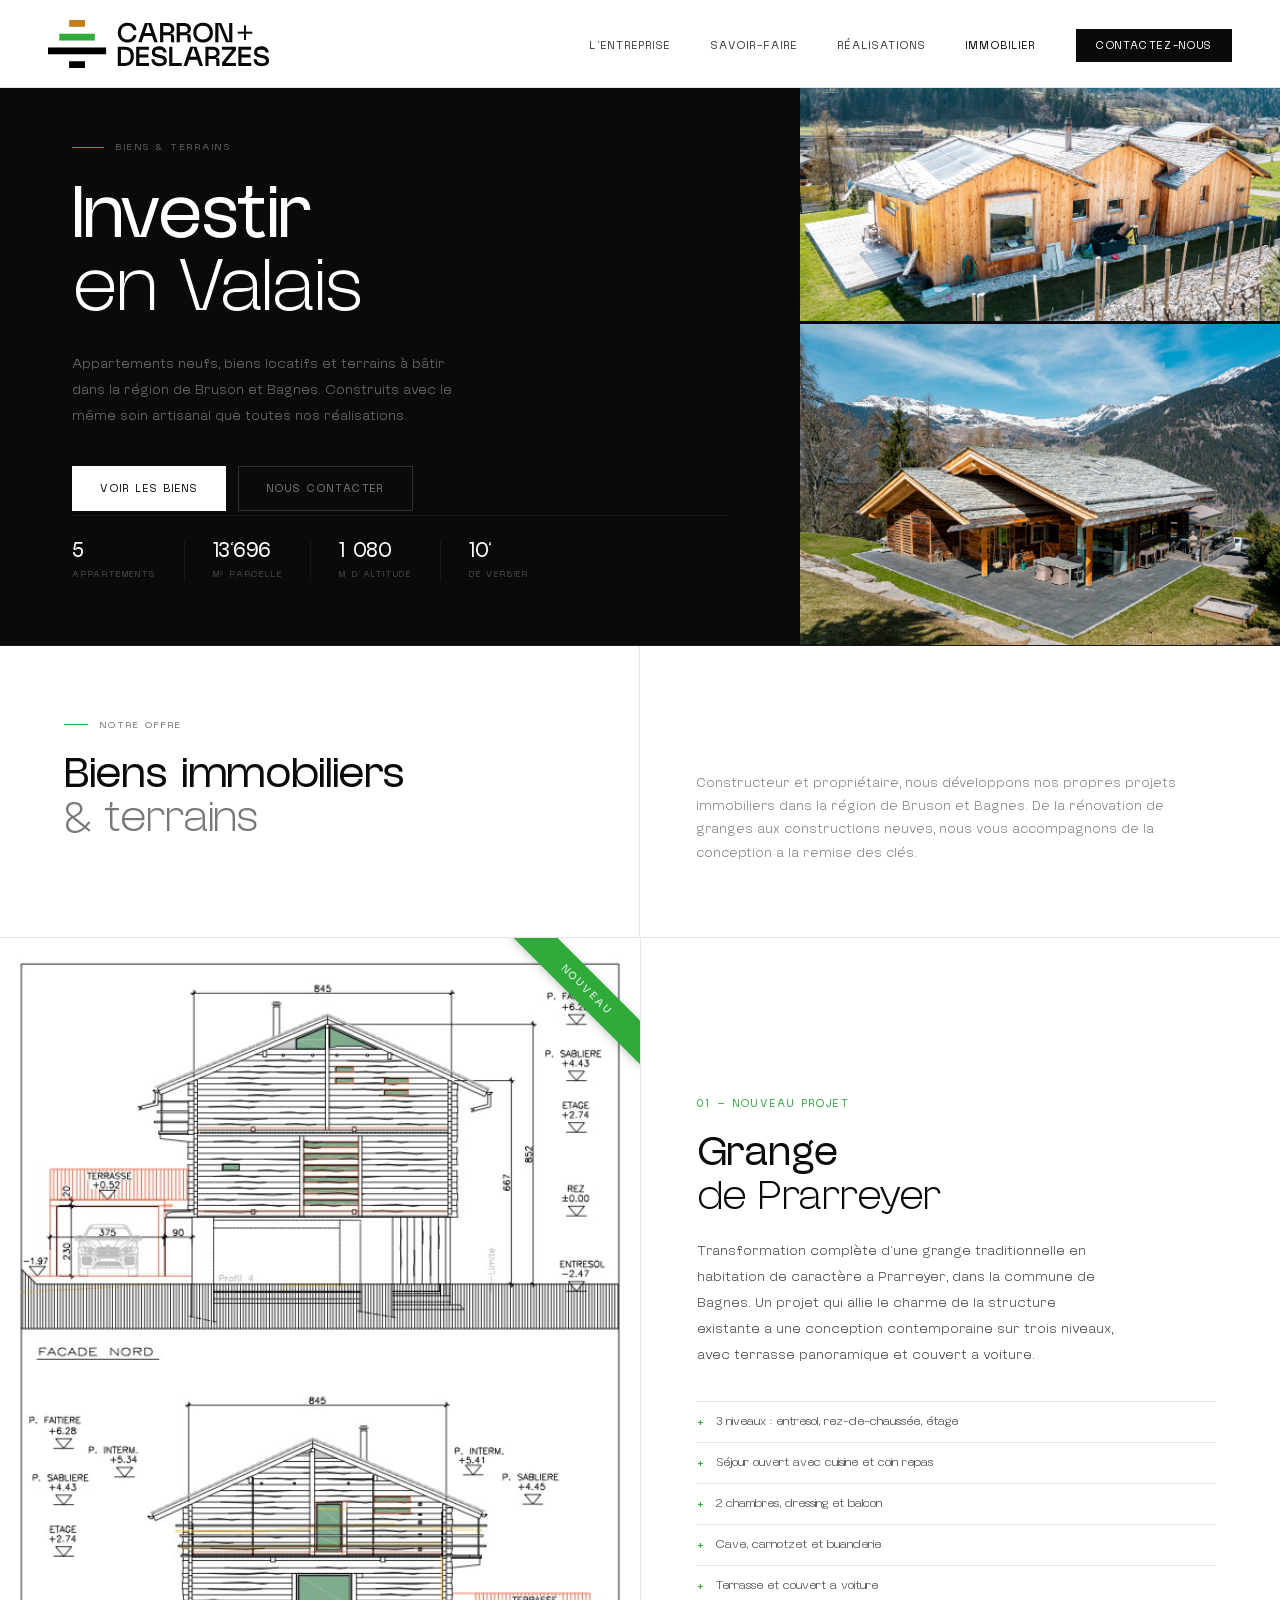
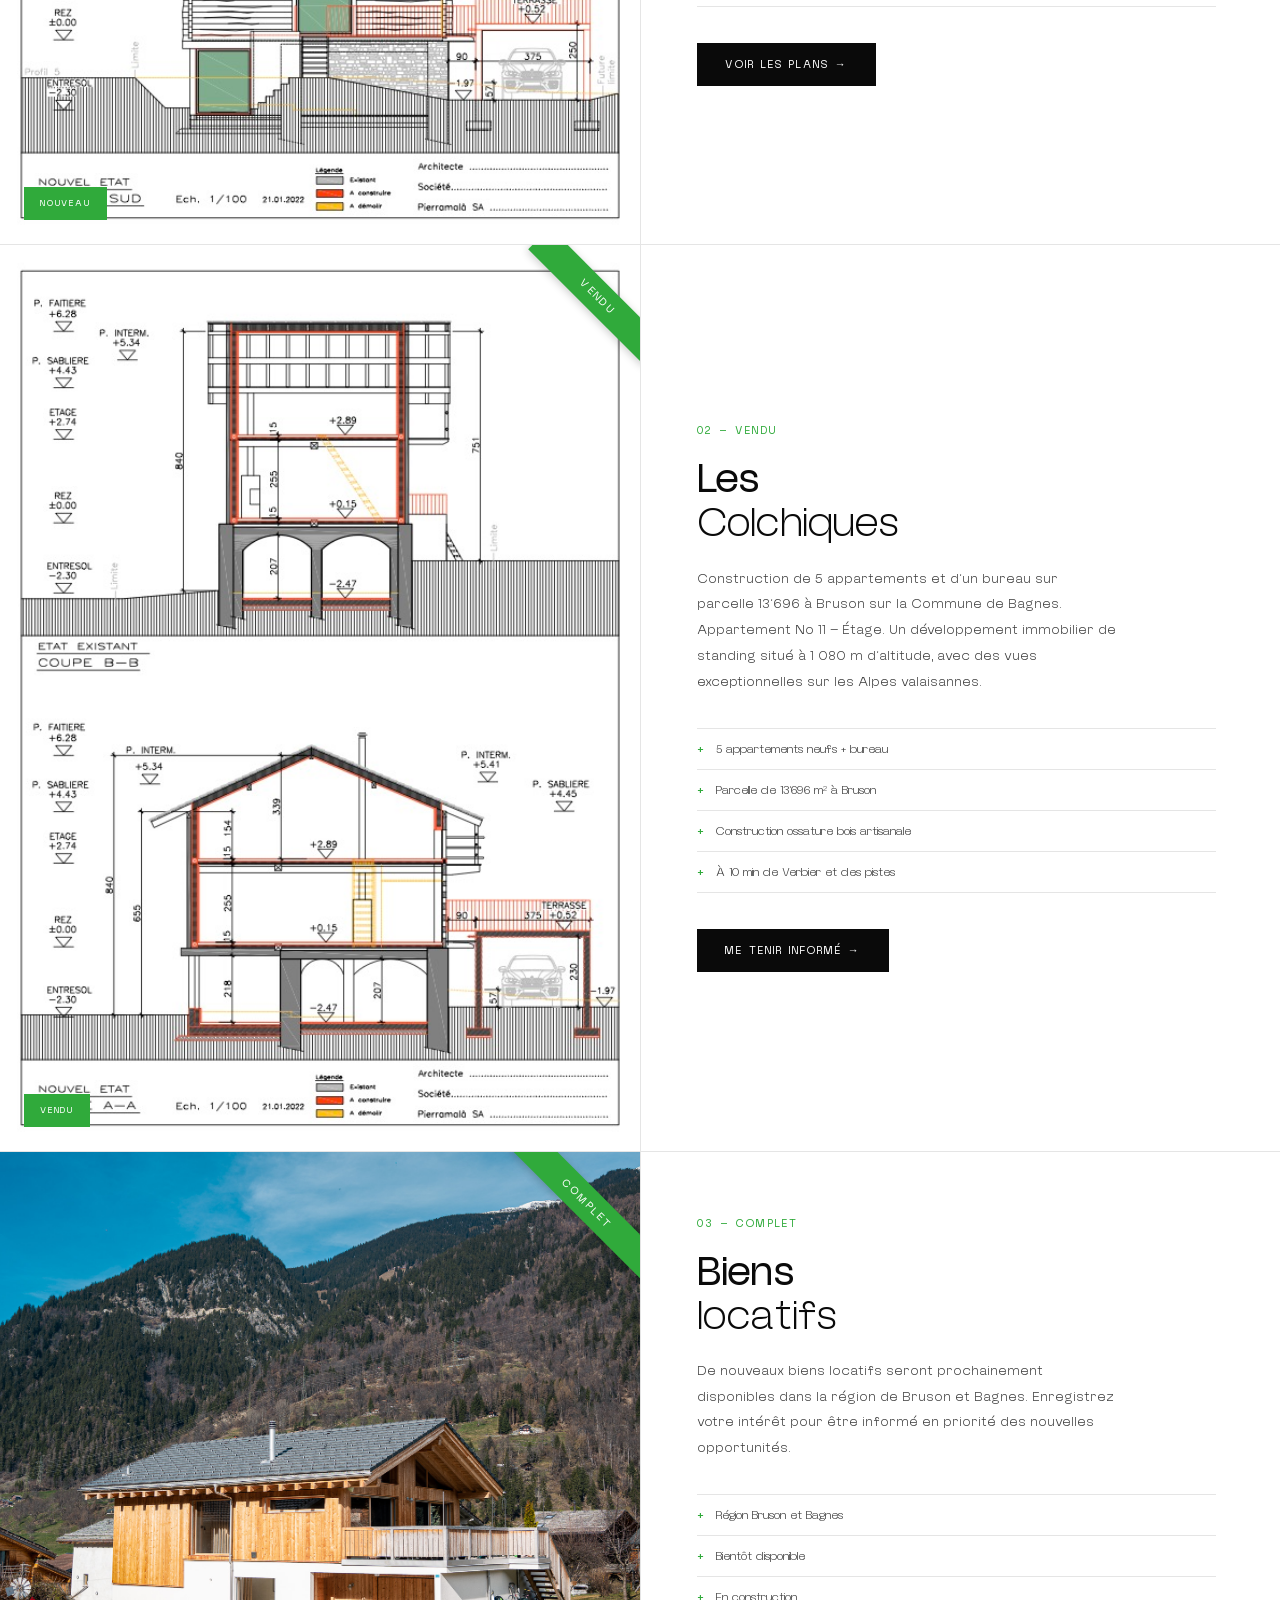
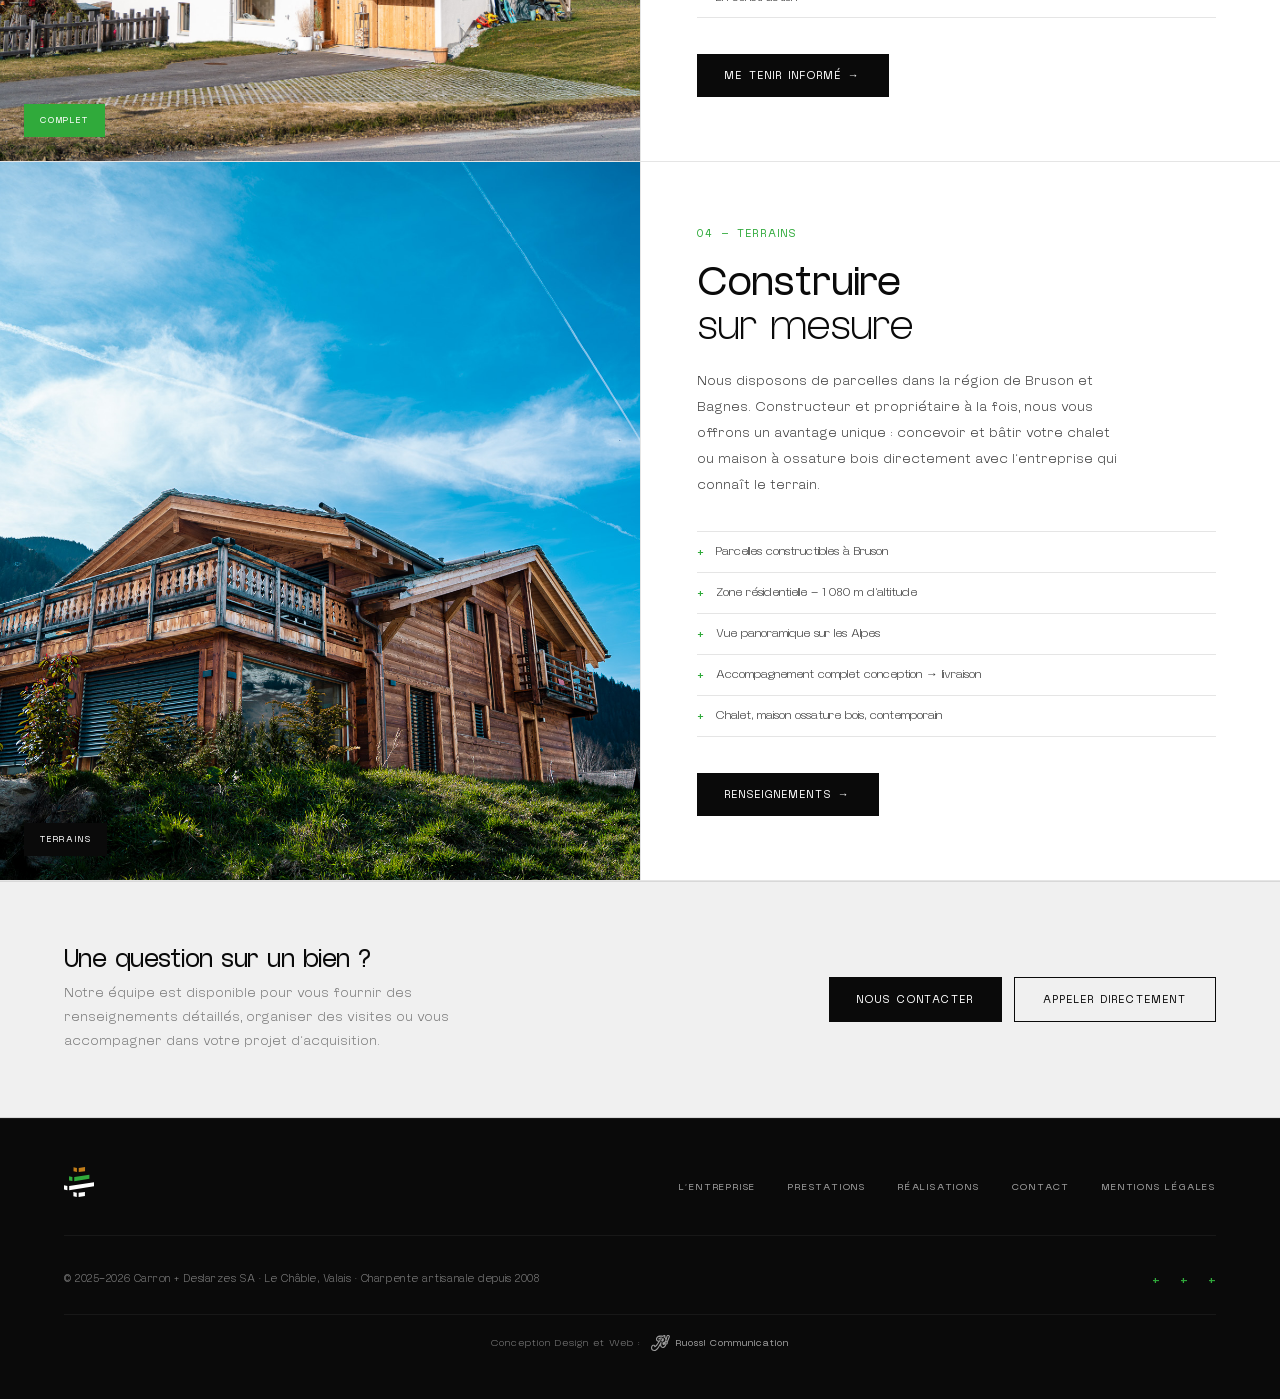
<file: immobilier.html>
<!DOCTYPE html>
<html lang="fr">
<head>
  <meta charset="UTF-8" />
  <meta name="viewport" content="width=device-width, initial-scale=1.0" />
  <title>Immobilier — Carron + Deslarzes, chalets Valais</title>
  <meta name="description" content="Découvrez nos biens immobiliers et projets de chalets en Valais. Carron + Deslarzes, charpentiers et constructeurs depuis 2008." />
  <meta name="robots" content="index, follow" />
  <link rel="canonical" href="https://carron-deslarzes.ch/immobilier" />
  <meta property="og:type" content="website" />
  <meta property="og:site_name" content="Carron + Deslarzes" />
  <meta property="og:title" content="Immobilier — Carron + Deslarzes" />
  <meta property="og:description" content="Nos biens immobiliers et chalets en Valais." />
  <meta property="og:url" content="https://carron-deslarzes.ch/immobilier" />
  <meta property="og:image" content="https://carron-deslarzes.ch/photos/DSC09652-Edit.jpg" />
  <meta property="og:locale" content="fr_CH" />
  <meta name="twitter:card" content="summary_large_image" />
  <link rel="icon" type="image/svg+xml" href="favicon.svg">

  <style>
    /* ── FONTS ──────────────────────────────────────────────── */
    @font-face {
      font-family: 'NewBlack';
      src: url('fonts/NewBlackTypeface-Regular.woff2') format('woff2'),
           url('fonts/NewBlackTypeface-Regular.woff') format('woff');
      font-weight: 400;
      font-style: normal;
      font-display: swap;
    }
    @font-face {
      font-family: 'NewBlack';
      src: url('fonts/NewBlackTypeface-UltraLight.woff2') format('woff2'),
           url('fonts/NewBlackTypeface-UltraLight.woff') format('woff');
      font-weight: 100;
      font-style: normal;
      font-display: swap;
    }

    /* ── RESET & VARIABLES ─────────────────────────────────── */
    *, *::before, *::after { box-sizing: border-box; margin: 0; padding: 0; }
    html { scroll-behavior: smooth; font-size: 16px; overflow-x: hidden; }
    :root {
      --black:   #0a0a0a;
      --dark:    #141414;
      --mid:     #3a3a3a;
      --muted:   #787878;
      --light:   #c8c8c8;
      --pale:    #f0f0f0;
      --white:   #ffffff;
      --accent:  #30aa3b;
      --border:  rgba(0,0,0,0.1);
    }

    /* ── BASE ───────────────────────────────────────────────── */
    body {
      font-family: 'NewBlack', 'Helvetica Neue', Helvetica, Arial, sans-serif;
      font-weight: 100; color: var(--black); background: var(--white);
      overflow-x: hidden; -webkit-font-smoothing: antialiased;
    }
    h1, h2, h3, h4, h5 {
      font-family: 'NewBlack', 'Helvetica Neue', Helvetica, Arial, sans-serif;
      font-weight: 400; line-height: 1; letter-spacing: -0.02em;
    }
    p { font-weight: 100; line-height: 1.7; }
    a { text-decoration: none; color: inherit; }
    img { display: block; width: 100%; height: 100%; object-fit: cover; }
    .label {
      font-size: 10px; font-weight: 400; letter-spacing: 0.2em;
      text-transform: uppercase; color: var(--muted);
    }

    /* ── NAVIGATION ─────────────────────────────────────────── */
    nav {
      position: fixed; top: 0; left: 0; right: 0; z-index: 1000;
      display: flex; align-items: center; justify-content: space-between;
      padding: 0 48px; height: 88px; background: var(--white);
      border-bottom: 1px solid var(--border);
      transition: height 0.3s ease, box-shadow 0.3s ease;
    }
    nav.scrolled { height: 68px; box-shadow: 0 1px 20px rgba(0,0,0,0.06); }
    .nav-logo { display: flex; align-items: center; height: 48px; }
    .nav-logo svg { height: 48px; width: auto; }
    .nav-links { display: flex; align-items: center; gap: 40px; list-style: none; }
    .nav-links a {
      font-size: 11px; font-weight: 400; letter-spacing: 0.18em;
      text-transform: uppercase; color: var(--mid); transition: color 0.2s;
    }
    .nav-links a:hover { color: var(--black); }
    .nav-cta {
      background: var(--black) !important; color: var(--white) !important;
      padding: 9px 20px !important; letter-spacing: 0.15em !important;
    }
    .nav-cta:hover { background: var(--mid) !important; }

    /* ── BUTTONS ────────────────────────────────────────────── */
    .btn {
      display: inline-flex; align-items: center; gap: 8px;
      font-family: 'NewBlack', sans-serif;
      font-size: 11px; font-weight: 400;
      letter-spacing: 0.18em; text-transform: uppercase;
      padding: 14px 28px; transition: all 0.22s ease;
      cursor: pointer; border: none;
    }
    .btn-dark { background: var(--black); color: var(--white); }
    .btn-dark:hover { background: var(--mid); }
    .btn-outline { background: transparent; color: var(--black); border: 1px solid var(--black); }
    .btn-outline:hover { background: var(--black); color: var(--white); }
    .btn-white { background: var(--white); color: var(--black); }
    .btn-white:hover { background: var(--pale); }

    /* ── SECTION UTILITIES ──────────────────────────────────── */
    .sec-eyebrow { display: flex; align-items: center; gap: 12px; margin-bottom: 24px; }
    .sec-eyebrow-line { width: 24px; height: 1px; background: var(--accent); }
    .sec-title {
      font-size: clamp(32px, 3.5vw, 52px); font-weight: 400;
      letter-spacing: -0.03em; line-height: 1; color: var(--black); margin-bottom: 24px;
    }
    .sec-title .light { font-weight: 100; color: var(--muted); }

    /* ── PAGE HERO ──────────────────────────────────────────── */
    .page-hero {
      min-height: 400px; background: var(--black);
      display: grid; grid-template-columns: 1fr 480px;
      border-bottom: 1px solid rgba(255,255,255,0.06);
      position: relative; overflow: hidden;
    }
    .page-hero-content { padding: 140px 72px 64px; position: relative; z-index: 2; }
    .page-hero-eyebrow { display: flex; align-items: center; gap: 12px; margin-bottom: 24px; }
    .page-hero-eyebrow .line { width: 32px; height: 1px; background: var(--accent); }
    .page-hero-eyebrow .lbl {
      font-size: 10px; font-weight: 400; letter-spacing: 0.25em;
      text-transform: uppercase; color: rgba(255,255,255,0.35);
    }
    .page-hero h1 {
      font-size: clamp(40px, 6vw, 80px); font-weight: 400; color: var(--white);
      letter-spacing: -0.03em; line-height: 0.95; margin-bottom: 28px;
    }
    .page-hero h1 .light { font-weight: 100; }
    .page-hero-desc {
      font-size: 14px; font-weight: 100; color: rgba(255,255,255,0.45);
      line-height: 1.85; max-width: 400px; margin-bottom: 36px;
    }
    .page-hero-stats {
      display: flex; gap: 0; border-top: 1px solid rgba(255,255,255,0.06);
      padding-top: 24px; margin-top: 4px;
    }
    .ph-stat { padding-right: 28px; margin-right: 28px; border-right: 1px solid rgba(255,255,255,0.06); }
    .ph-stat:last-child { border-right: none; }
    .ph-stat-num { font-size: 22px; font-weight: 400; color: var(--white); letter-spacing: -0.02em; line-height: 1; }
    .ph-stat-lbl { font-size: 9px; font-weight: 400; letter-spacing: 0.2em; text-transform: uppercase; color: rgba(255,255,255,0.25); margin-top: 6px; }
    .page-hero-photos { display: grid; grid-template-rows: 1fr 1fr; gap: 3px; overflow: hidden; }
    .page-hero-photos div { overflow: hidden; }
    .page-hero-photos div img {
      width: 100%; height: 100%; object-fit: cover;
      transition: transform 0.6s ease, filter 0.6s ease;
    }
    .page-hero-photos div:hover img { transform: scale(1.04); }

    /* ── BREADCRUMB ──────────────────────────────────────────── */
    .breadcrumb {
      display: grid; grid-template-columns: 1fr;
      border-bottom: 1px solid var(--border); background: var(--pale);
    }
    .breadcrumb-inner {
      padding: 14px 80px; display: flex; align-items: center; gap: 8px;
      font-size: 11px; font-weight: 100; color: var(--muted);
    }
    .breadcrumb-inner a { color: var(--muted); transition: color 0.2s; }
    .breadcrumb-inner a:hover { color: var(--black); }
    .breadcrumb-sep { color: var(--light); }
    .breadcrumb-current { color: var(--black); font-weight: 400; }

    /* ── INTRO STRIP ────────────────────────────────────────── */
    .intro-strip {
      display: grid; grid-template-columns: 1fr 1fr;
      border-bottom: 1px solid var(--border);
    }
    .intro-strip-text { padding: 72px 64px; border-right: 1px solid var(--border); }
    .intro-strip-aside { padding: 72px 56px; display: flex; flex-direction: column; justify-content: flex-end; }
    .intro-strip-aside p { font-size: 13px; font-weight: 100; color: var(--muted); line-height: 1.8; }

    /* ── SERVICE BLOCK ──────────────────────────────────────── */
    .svc-block {
      display: grid; grid-template-columns: 1fr 1fr;
      border-bottom: 1px solid var(--border);
      min-height: 520px;
    }
    .svc-block-photo {
      overflow: hidden; position: relative;
    }
    .svc-block-photo img {
      width: 100%; height: 100%; object-fit: cover;
      transition: transform 0.6s ease, filter 0.6s ease;
    }
    .svc-block:hover .svc-block-photo img {
      transform: scale(1.04);
    }
    .svc-block-photo-badge {
      position: absolute; bottom: 24px; left: 24px;
      background: var(--black); color: var(--white);
      padding: 10px 16px; font-size: 9px; font-weight: 400;
      letter-spacing: 0.2em; text-transform: uppercase;
    }
    .svc-block-photo-badge.sold {
      background: var(--accent);
    }
    .svc-block-photo-badge.new {
      background: var(--accent);
    }
    .new-banner {
      position: absolute; top: 36px; right: -40px;
      background: var(--accent); color: var(--white);
      padding: 8px 60px;
      font-size: 11px; font-weight: 400;
      letter-spacing: 0.25em; text-transform: uppercase;
      font-family: 'NewBlack', sans-serif;
      transform: rotate(45deg);
      z-index: 2;
      box-shadow: 0 2px 8px rgba(0,0,0,0.2);
    }
    .sold-banner {
      position: absolute; top: 36px; right: -40px;
      background: var(--accent); color: var(--white);
      padding: 8px 60px;
      font-size: 11px; font-weight: 400;
      letter-spacing: 0.25em; text-transform: uppercase;
      font-family: 'NewBlack', sans-serif;
      transform: rotate(45deg);
      z-index: 2;
      box-shadow: 0 2px 8px rgba(0,0,0,0.2);
    }
    .svc-block-content {
      padding: 64px 64px 64px 56px;
      display: flex; flex-direction: column; justify-content: center;
      border-left: 1px solid var(--border);
    }
    .svc-block-index {
      font-size: 11px; font-weight: 400; letter-spacing: 0.2em;
      text-transform: uppercase; color: var(--accent);
      margin-bottom: 20px;
    }
    .svc-block h2 {
      font-size: clamp(28px, 3.5vw, 42px);
      font-weight: 400; letter-spacing: -0.02em;
      color: var(--black); margin-bottom: 20px; line-height: 1.05;
    }
    .svc-block h2 .light { font-weight: 100; }
    .svc-block-desc {
      font-size: 14px; font-weight: 100; color: var(--mid);
      line-height: 1.85; margin-bottom: 32px; max-width: 420px;
    }
    .svc-block-list {
      list-style: none; display: flex; flex-direction: column; gap: 0;
      margin-bottom: 36px;
    }
    .svc-block-list li {
      display: flex; align-items: center; gap: 12px;
      font-size: 12px; font-weight: 100; color: var(--mid);
      padding: 10px 0; border-bottom: 1px solid var(--border);
    }
    .svc-block-list li:first-child { border-top: 1px solid var(--border); }
    .svc-block-list li::before {
      content: '+'; color: var(--accent);
      font-family: 'NewBlack', sans-serif; font-weight: 400;
      font-size: 14px; flex-shrink: 0;
    }

    /* ── FOOTER ─────────────────────────────────────────────── */
    footer {
      display: grid; grid-template-columns: 1fr;
      background: var(--black); border-top: 1px solid rgba(255,255,255,0.06);
    }
    .foot-main { padding: 48px 64px; }
    .foot-inner {
      display: flex; justify-content: space-between; align-items: center;
      margin-bottom: 32px; padding-bottom: 32px;
      border-bottom: 1px solid rgba(255,255,255,0.06);
    }
    .foot-logo svg { height: 30px; width: auto; }
    .foot-nav { display: flex; gap: 32px; list-style: none; }
    .foot-nav a {
      font-size: 10px; font-weight: 400; letter-spacing: 0.18em;
      text-transform: uppercase; color: rgba(255,255,255,0.6); transition: color 0.22s;
    }
    .foot-nav a:hover { color: rgba(255,255,255,0.9); }
    .foot-bottom { display: flex; justify-content: space-between; align-items: center; }
    .foot-copy {
      font-size: 11px; font-weight: 100; color: rgba(255,255,255,0.5); letter-spacing: 0.05em;
    }
    .foot-plus-row { display: flex; gap: 20px; }
    .foot-plus-row span {
      font-size: 16px; color: var(--accent); font-family: 'NewBlack', sans-serif; font-weight: 400;
    }

    /* ── ANIMATIONS ─────────────────────────────────────────── */
    .fu { opacity: 0; transform: translateY(24px); transition: opacity 0.7s ease, transform 0.7s ease; }
    .fu.vis { opacity: 1; transform: translateY(0); }
    .fu.d1 { transition-delay: 0.1s; }
    .fu.d2 { transition-delay: 0.2s; }
    .fu.d3 { transition-delay: 0.3s; }
    .fu.d4 { transition-delay: 0.4s; }

    /* ── HAMBURGER MENU ─────────────────────────────────────── */
    .nav-burger {
      display: none;
      flex-direction: column;
      justify-content: center;
      gap: 5px;
      width: 28px;
      height: 28px;
      cursor: pointer;
      background: none;
      border: none;
      padding: 0;
      z-index: 1002;
    }
    .nav-burger span {
      display: block;
      width: 100%;
      height: 2px;
      background: var(--black);
      transition: all 0.3s ease;
    }
    .nav-burger.active span:nth-child(1) {
      transform: rotate(45deg) translate(5px, 5px);
    }
    .nav-burger.active span:nth-child(2) {
      opacity: 0;
    }
    .nav-burger.active span:nth-child(3) {
      transform: rotate(-45deg) translate(5px, -5px);
    }
    .mobile-menu {
      display: none;
      position: fixed;
      top: 0; left: 0; right: 0; bottom: 0;
      background: var(--white);
      z-index: 1001;
      flex-direction: column;
      align-items: center;
      justify-content: center;
      gap: 28px;
      opacity: 0;
      transition: opacity 0.3s ease;
    }
    .mobile-menu.open {
      display: flex;
      opacity: 1;
    }
    .mobile-menu a {
      font-family: 'NewBlack', sans-serif;
      font-size: 14px;
      font-weight: 400;
      letter-spacing: 0.15em;
      text-transform: uppercase;
      color: var(--mid);
      transition: color 0.2s;
    }
    .mobile-menu a:hover { color: var(--black); }
    .mobile-menu .nav-cta {
      margin-top: 12px;
    }

    /* ── RESPONSIVE ─────────────────────────────────────────── */
    @media (max-width: 1100px) {
      .page-hero { grid-template-columns: 1fr; }
      .page-hero-photos { display: none; }
    }
    @media (max-width: 960px) {
      nav { padding: 0 20px; height: 64px; align-items: center; }
    nav.scrolled { height: 56px; }
    .nav-logo { height: 44px; }
    .nav-logo svg { height: 44px; }
      .nav-links { display: none; }
      .nav-burger { display: flex; }
      .foot-main { padding: 36px 24px; }
      .foot-inner { flex-direction: column; gap: 24px; text-align: center; }
      .foot-bottom { flex-direction: column; gap: 12px; text-align: center; }
      .foot-nav { flex-wrap: wrap; justify-content: center; }
      .cta-section { grid-template-columns: 1fr !important; }
      .cta-main { padding: 40px 24px !important; }
    }
    @media (max-width: 640px) {
      .page-hero { grid-template-columns: 1fr !important; }
      .page-hero-content { padding: 100px 24px 40px; min-width: 0; }
      .page-hero-desc { max-width: 100%; }
      .page-hero-photos { height: 250px; }
      .page-hero-stats { flex-wrap: wrap; gap: 0; }
      .breadcrumb-inner { padding: 14px 24px; }
      .svc-block, .intro-strip { grid-template-columns: 1fr; }
      .svc-block-photo { height: 280px; }
      .svc-block-content { padding: 40px 24px; }
      .intro-strip-text, .intro-strip-aside { padding: 40px 24px; }
      .foot-main { padding: 28px 20px; }
      .foot-nav { flex-direction: column; gap: 16px; }
      .listing-main { padding: 36px 20px; }
      .listing-header { flex-direction: column; gap: 16px; align-items: flex-start; }
      .property-header { padding: 24px 20px; }
      .property-name { font-size: 24px; }
      .property-photos { grid-template-columns: 1fr; height: auto; }
      .property-photos .pp { height: 200px; }
      .property-specs { grid-template-columns: 1fr 1fr; }
      .spec-item { padding: 16px 20px; }
      .property-desc { padding: 20px; }
      .property-cta { padding: 20px; }
      .terrains-main { padding: 36px 20px; }
      .terrain-info { padding: 20px; }
      .terrain-specs { flex-wrap: wrap; gap: 16px; }
      .ts { padding-right: 16px; }
      .immo-cta-main { padding: 36px 20px; }
      .immo-cta-text h3 { font-size: 22px; }
      .sec-title { margin-bottom: 16px; }
      .btn { padding: 12px 20px; font-size: 10px; }
      .cta-main { padding: 32px 20px !important; flex-direction: column !important; }
    }
  </style>
</head>
<body>

<!-- ── NAVIGATION ─────────────────────────────── -->
<nav id="nav">
  <a href="/" class="nav-logo">
    <!-- Logo SVG Carron + Deslarzes -->
    <svg style="height:48px;width:auto;" id="Calque_2" data-name="Calque 2" xmlns="http://www.w3.org/2000/svg" viewBox="0 0 585.76 127.19">
<g id="Calque_1-2" data-name="Calque 1">
    <g>
      <g>
        <g>
          <g>
            <path fill="#080709" d="M230.97,49.93c-1.91,3.05-4.58,5.46-8.02,7.24s-7.53,2.67-12.28,2.67c-5.06,0-9.54-1.1-13.44-3.29-3.9-2.19-6.92-5.28-9.06-9.26-2.14-3.97-3.22-8.55-3.22-13.71s1.07-9.82,3.22-13.83c2.14-4,5.16-7.1,9.06-9.3,3.9-2.19,8.38-3.29,13.44-3.29,4.75,0,8.86.88,12.32,2.63,3.46,1.76,6.13,4.12,8.02,7.09,1.89,2.97,2.98,6.31,3.29,10.03h-8.29c-.46-3.56-2.09-6.4-4.88-8.52-2.79-2.12-6.28-3.18-10.46-3.18-3.31,0-6.29.76-8.95,2.29-2.66,1.52-4.74,3.67-6.24,6.43-1.5,2.76-2.25,5.98-2.25,9.64s.75,6.81,2.25,9.57c1.5,2.76,3.58,4.91,6.24,6.43,2.66,1.52,5.64,2.28,8.95,2.28,4.44,0,7.99-1.14,10.65-3.41,2.66-2.27,4.22-5.19,4.69-8.75h8.37c-.36,3.77-1.5,7.18-3.41,10.23Z"/>
            <path fill="#080709" d="M256.61,7.94h16.65l17.58,51.13h-9.14l-5.97-16.42h-21.77l-5.81,16.42h-9.14l17.59-51.13ZM273.5,34.67l-7.9-23.16h-1.32l-7.9,23.16h17.12Z"/>
            <path fill="#080709" d="M297.04,7.94h20.38c3.3,0,6.27.66,8.91,1.97,2.63,1.32,4.7,3.19,6.2,5.62,1.5,2.43,2.25,5.22,2.25,8.37,0,3.62-.97,6.39-2.9,8.33-1.94,1.94-4.41,3.17-7.4,3.68v.7c2.84,0,5.11.52,6.82,1.55,1.7,1.03,2.58,2.87,2.63,5.5l.54,15.42h-8.44l-.39-16.58c-.05-.77-.26-1.32-.62-1.63-.36-.31-1.01-.46-1.94-.46h-17.66v18.67h-8.37V7.94ZM324.12,30.33c1.52-1.39,2.28-3.18,2.28-5.35,0-2.43-.8-4.54-2.4-6.35-1.6-1.81-3.54-2.71-5.81-2.71h-12.78v16.5h12.78c2.43,0,4.4-.7,5.93-2.09Z"/>
            <path fill="#080709" d="M340.97,7.94h20.38c3.3,0,6.27.66,8.91,1.97,2.63,1.32,4.7,3.19,6.2,5.62,1.5,2.43,2.25,5.22,2.25,8.37,0,3.62-.97,6.39-2.9,8.33-1.94,1.94-4.41,3.17-7.4,3.68v.7c2.84,0,5.11.52,6.82,1.55,1.7,1.03,2.58,2.87,2.63,5.5l.54,15.42h-8.44l-.39-16.58c-.05-.77-.26-1.32-.62-1.63-.36-.31-1.01-.46-1.94-.46h-17.66v18.67h-8.37V7.94ZM368.04,30.33c1.52-1.39,2.28-3.18,2.28-5.35,0-2.43-.8-4.54-2.4-6.35-1.6-1.81-3.54-2.71-5.81-2.71h-12.78v16.5h12.78c2.43,0,4.4-.7,5.93-2.09Z"/>
            <path fill="#080709" d="M424.79,10.5c3.92,2.22,6.96,5.33,9.1,9.33,2.14,4,3.22,8.56,3.22,13.67s-1.07,9.67-3.22,13.67c-2.14,4-5.18,7.11-9.1,9.33-3.93,2.22-8.52,3.33-13.79,3.33s-9.86-1.11-13.79-3.33c-3.92-2.22-6.96-5.33-9.1-9.33-2.14-4-3.22-8.56-3.22-13.67s1.07-9.67,3.22-13.67c2.14-4,5.18-7.11,9.1-9.33,3.93-2.22,8.52-3.33,13.79-3.33s9.86,1.11,13.79,3.33ZM398.02,20.06c-3.18,3.23-4.77,7.71-4.77,13.44s1.59,10.21,4.77,13.44c3.17,3.23,7.5,4.84,12.98,4.84,3.46,0,6.53-.74,9.22-2.21,2.69-1.47,4.78-3.58,6.28-6.31,1.5-2.74,2.25-5.99,2.25-9.76s-.75-7.02-2.25-9.76c-1.5-2.74-3.59-4.84-6.28-6.31-2.68-1.47-5.76-2.21-9.22-2.21-5.48,0-9.8,1.61-12.98,4.84Z"/>
            <path fill="#080709" d="M443.3,7.94h15.73l20.22,48.26h.85V7.94h8.37v51.13h-16.73l-19.06-47.41h-1.01v47.41h-8.37V7.94Z"/>
          </g>
          <g>
            <path fill="#080709" d="M184.95,70.64h17.43c8,0,14.19,2.09,18.55,6.27,4.36,4.18,6.55,10.61,6.55,19.29s-2.18,15.11-6.55,19.29c-4.36,4.18-10.55,6.27-18.55,6.27h-17.43v-51.13ZM215.13,109.53c2.66-2.84,3.99-7.28,3.99-13.32s-1.33-10.48-3.99-13.32c-2.66-2.84-6.37-4.26-11.11-4.26h-10.69v35.17h10.69c4.75,0,8.45-1.42,11.11-4.26Z"/>
            <path fill="#080709" d="M233.68,70.64h33.78v7.98h-25.41v13.09h23.86v7.98h-23.86v14.1h25.72v7.98h-34.09v-51.13Z"/>
            <path fill="#080709" d="M294.64,77.92c-3.36,0-6.02.59-7.98,1.78-1.96,1.19-2.94,3-2.94,5.42,0,1.29.28,2.35.85,3.18.57.83,1.54,1.52,2.9,2.09,1.37.57,3.34,1.08,5.93,1.55l5.81,1.08c4.8.88,8.64,2.43,11.5,4.65,2.87,2.22,4.3,5.55,4.3,9.99,0,4.91-1.81,8.6-5.42,11.08-3.62,2.48-8.37,3.72-14.25,3.72-3.87,0-7.4-.66-10.58-1.98-3.17-1.32-5.75-3.36-7.71-6.12-1.96-2.76-3-6.16-3.1-10.19h8.37c.21,3.82,1.45,6.5,3.72,8.02,2.27,1.52,5.37,2.29,9.3,2.29,7.54,0,11.31-2.27,11.31-6.82,0-3.51-3.44-5.86-10.31-7.05l-5.89-1.01c-4.49-.82-8.13-2.28-10.92-4.38-2.79-2.09-4.18-5.43-4.18-10.03,0-3.25.85-6.03,2.56-8.33,1.7-2.3,4.01-4.04,6.93-5.23,2.92-1.19,6.19-1.78,9.8-1.78,5.63,0,10.29,1.41,13.98,4.22,3.69,2.81,5.62,6.93,5.77,12.36h-8.6c-.57-5.68-4.29-8.52-11.16-8.52Z"/>
            <path fill="#080709" d="M321.21,70.64h8.37v43.15h24.86v7.98h-33.23v-51.13Z"/>
            <path fill="#080709" d="M376.68,70.64h16.65l17.58,51.13h-9.14l-5.97-16.42h-21.77l-5.81,16.42h-9.14l17.59-51.13ZM393.57,97.37l-7.9-23.16h-1.32l-7.9,23.16h17.12Z"/>
            <path fill="#080709" d="M417.12,70.64h20.38c3.3,0,6.27.66,8.91,1.97,2.63,1.32,4.7,3.19,6.2,5.62,1.5,2.43,2.25,5.22,2.25,8.37,0,3.62-.97,6.39-2.9,8.33-1.94,1.94-4.41,3.17-7.4,3.68v.7c2.84,0,5.11.52,6.82,1.55,1.7,1.03,2.58,2.87,2.63,5.5l.54,15.42h-8.44l-.39-16.58c-.05-.77-.26-1.32-.62-1.63-.36-.31-1.01-.46-1.94-.46h-17.66v18.67h-8.37v-51.13ZM444.19,93.03c1.52-1.39,2.28-3.18,2.28-5.35,0-2.43-.8-4.54-2.4-6.35-1.6-1.81-3.54-2.71-5.81-2.71h-12.78v16.5h12.78c2.43,0,4.4-.7,5.93-2.09Z"/>
            <path fill="#080709" d="M461.04,78.62v-7.98h36.95v9.3l-27.19,33.85h27.42v7.98h-36.95v-9.3l27.11-33.85h-27.35Z"/>
            <path fill="#080709" d="M504.42,70.64h33.78v7.98h-25.41v13.09h23.86v7.98h-23.86v14.1h25.72v7.98h-34.09v-51.13Z"/>
            <path fill="#080709" d="M565.38,77.92c-3.36,0-6.02.59-7.98,1.78-1.96,1.19-2.94,3-2.94,5.42,0,1.29.28,2.35.85,3.18.57.83,1.54,1.52,2.9,2.09,1.37.57,3.34,1.08,5.93,1.55l5.81,1.08c4.8.88,8.64,2.43,11.5,4.65,2.87,2.22,4.3,5.55,4.3,9.99,0,4.91-1.81,8.6-5.42,11.08-3.62,2.48-8.37,3.72-14.25,3.72-3.87,0-7.4-.66-10.58-1.98-3.17-1.32-5.75-3.36-7.71-6.12-1.96-2.76-3-6.16-3.1-10.19h8.37c.21,3.82,1.45,6.5,3.72,8.02,2.27,1.52,5.37,2.29,9.3,2.29,7.54,0,11.31-2.27,11.31-6.82,0-3.51-3.44-5.86-10.31-7.05l-5.89-1.01c-4.49-.82-8.13-2.28-10.92-4.38-2.79-2.09-4.18-5.43-4.18-10.03,0-3.25.85-6.03,2.56-8.33,1.7-2.3,4.01-4.04,6.93-5.23,2.92-1.19,6.19-1.78,9.8-1.78,5.63,0,10.29,1.41,13.98,4.22,3.69,2.81,5.62,6.93,5.77,12.36h-8.6c-.57-5.68-4.29-8.52-11.16-8.52Z"/>
          </g>
        </g>
        <rect fill="#080709" x="519.42" y="14.29" width="5.32" height="38.58"/>
        <rect fill="#080709" x="502.79" y="30.92" width="38.58" height="5.32"/>
      </g>
      <g>
        <rect fill="#c17d1a" x="55.99" width="41.99" height="18"/>
        <rect x="55.99" y="109.19" width="41.99" height="18"/>
        <rect fill="#30aa3b" x="29.92" y="36.4" width="94.14" height="18"/>
        <rect y="72.79" width="153.98" height="18"/>
      </g>
    </g>
  </g>
</svg>
  </a>
  <ul class="nav-links">
    <li><a href="entreprise">L'Entreprise</a></li>
    <li><a href="savoir-faire">Savoir-Faire</a></li>
    <li><a href="realisations">Réalisations</a></li>
    <li><a href="immobilier" style="color:var(--black);">Immobilier</a></li>
    <li><a href="contact" class="nav-cta">Contactez-nous</a></li>
  </ul>
  <button class="nav-burger" id="navBurger" aria-label="Menu">
    <span></span><span></span><span></span>
  </button>
</nav>

<div class="mobile-menu" id="mobileMenu">
  <a href="entreprise">L'Entreprise</a>
  <a href="savoir-faire">Savoir-Faire</a>
  <a href="realisations">Réalisations</a>
  <a href="immobilier">Immobilier</a>
  <a href="contact" class="btn btn-dark nav-cta">Contactez-nous</a>
</div>


<!-- ── PAGE HERO ──────────────────────────────── -->
<section class="page-hero">
  <div class="page-hero-content">
    <div class="page-hero-eyebrow fu">
      <div class="line"></div>
      <span class="lbl">Biens &amp; Terrains</span>
    </div>
    <h1 class="fu d1">Investir<br><span class="light">en Valais</span></h1>
    <p class="page-hero-desc fu d2">
      Appartements neufs, biens locatifs et terrains à bâtir dans la région de Bruson et Bagnes. Construits avec le même soin artisanal que toutes nos réalisations.
    </p>
    <div class="fu d3" style="display:flex;gap:12px;">
      <a href="#a-vendre" class="btn btn-white">Voir les biens</a>
      <a href="contact" class="btn" style="background:transparent;color:rgba(255,255,255,0.45);border:1px solid rgba(255,255,255,0.15);">Nous contacter</a>
    </div>
    <div class="page-hero-stats fu d4">
      <div class="ph-stat">
        <div class="ph-stat-num">5</div>
        <div class="ph-stat-lbl">Appartements</div>
      </div>
      <div class="ph-stat">
        <div class="ph-stat-num">13'696</div>
        <div class="ph-stat-lbl">m² parcelle</div>
      </div>
      <div class="ph-stat">
        <div class="ph-stat-num">1 080</div>
        <div class="ph-stat-lbl">m d'altitude</div>
      </div>
      <div class="ph-stat">
        <div class="ph-stat-num">10'</div>
        <div class="ph-stat-lbl">de Verbier</div>
      </div>
    </div>
  </div>
  <div class="page-hero-photos">
    <div><img src="photos/DSC09625.jpg" alt="Bruson, Valais" /></div>
    <div><img src="photos/DSC09478.jpg" alt="Chalet montagne" /></div>
  </div>
</section>




<!-- ── INTRO ──────────────────────────────────── -->
<div class="intro-strip">
  <div class="intro-strip-text">
    <div class="sec-eyebrow fu" style="margin-bottom:20px;">
      <div class="sec-eyebrow-line"></div>
      <span class="label">Notre offre</span>
    </div>
    <h2 class="sec-title fu d1">Biens immobiliers<br><span class="light">& terrains</span></h2>
  </div>
  <div class="intro-strip-aside">
    <p class="fu d2">Constructeur et propriétaire, nous développons nos propres projets immobiliers dans la région de Bruson et Bagnes. De la rénovation de granges aux constructions neuves, nous vous accompagnons de la conception a la remise des clés.</p>
  </div>
</div>


<!-- ── BIEN 01 — GRANGE PRARREYER (NOUVEAU) ──── -->
<div class="svc-block" id="grange-prarreyer">
  <div class="svc-block-photo fu" style="overflow:hidden;">
    <img src="photos/grange-prarreyer/plan-4.jpg" alt="Rénovation grange — Prarreyer, facades" style="object-fit:contain;background:#fff;" />
    <div class="svc-block-photo-badge new">Nouveau</div>
    <div class="new-banner">NOUVEAU</div>
  </div>
  <div class="svc-block-content">
    <div class="svc-block-index fu">01 — Nouveau projet</div>
    <h2 class="fu d1">Grange<br><span class="light">de Prarreyer</span></h2>
    <p class="svc-block-desc fu d2">
      Transformation complète d'une grange traditionnelle en habitation de caractère a Prarreyer, dans la commune de Bagnes. Un projet qui allie le charme de la structure existante a une conception contemporaine sur trois niveaux, avec terrasse panoramique et couvert a voiture.
    </p>
    <ul class="svc-block-list fu d3">
      <li>3 niveaux : entresol, rez-de-chaussée, étage</li>
      <li>Séjour ouvert avec cuisine et coin repas</li>
      <li>2 chambres, dressing et balcon</li>
      <li>Cave, carnotzet et buanderie</li>
      <li>Terrasse et couvert a voiture</li>
    </ul>
    <a href="grange-prarreyer" class="btn btn-dark fu d4" style="align-self:flex-start;">Voir les plans →</a>
  </div>
</div>


<!-- ── BIEN 02 — LES COLCHIQUES ──────────────── -->
<div class="svc-block" id="a-vendre">
  <div class="svc-block-photo fu">
    <img src="photos/grange-prarreyer/plan-3.jpg" alt="Les Colchiques — Coupe architecturale" style="object-fit:contain;background:#fff;" />
    <div class="svc-block-photo-badge sold">Vendu</div>
    <div class="sold-banner">VENDU</div>
  </div>
  <div class="svc-block-content">
    <div class="svc-block-index fu">02 — Vendu</div>
    <h2 class="fu d1">Les<br><span class="light">Colchiques</span></h2>
    <p class="svc-block-desc fu d2">
      Construction de 5 appartements et d'un bureau sur parcelle 13'696 à Bruson sur la Commune de Bagnes. Appartement No 11 — Étage. Un développement immobilier de standing situé à 1 080 m d'altitude, avec des vues exceptionnelles sur les Alpes valaisannes.
    </p>
    <ul class="svc-block-list fu d3">
      <li>5 appartements neufs + bureau</li>
      <li>Parcelle de 13'696 m² à Bruson</li>
      <li>Construction ossature bois artisanale</li>
      <li>À 10 min de Verbier et des pistes</li>
    </ul>
    <a href="contact" class="btn btn-dark fu d4" style="align-self:flex-start;">Me tenir informé →</a>
  </div>
</div>


<!-- ── BIEN 02 — À LOUER (COMPLET) ────────────── -->
<div class="svc-block" id="a-louer">
  <div class="svc-block-photo fu">
    <img src="photos/DSC09676-Edit.jpg" alt="Biens locatifs — Bruson" />
    <div class="svc-block-photo-badge sold">Complet</div>
    <div class="sold-banner">COMPLET</div>
  </div>
  <div class="svc-block-content">
    <div class="svc-block-index fu">03 — Complet</div>
    <h2 class="fu d1">Biens<br><span class="light">locatifs</span></h2>
    <p class="svc-block-desc fu d2">
      De nouveaux biens locatifs seront prochainement disponibles dans la région de Bruson et Bagnes. Enregistrez votre intérêt pour être informé en priorité des nouvelles opportunités.
    </p>
    <ul class="svc-block-list fu d3">
      <li>Région Bruson et Bagnes</li>
      <li>Bientôt disponible</li>
      <li>En construction</li>
    </ul>
    <a href="contact" class="btn btn-dark fu d4" style="align-self:flex-start;">Me tenir informé →</a>
  </div>
</div>


<!-- ── BIEN 04 — TERRAINS ────────────────────── -->
<div class="svc-block" id="terrains">
  <div class="svc-block-photo fu">
    <img src="photos/DSC09690.jpg" alt="Terrain à bâtir — Bruson, Valais" />
    <div class="svc-block-photo-badge">Terrains</div>
  </div>
  <div class="svc-block-content">
    <div class="svc-block-index fu">04 — Terrains</div>
    <h2 class="fu d1">Construire<br><span class="light">sur mesure</span></h2>
    <p class="svc-block-desc fu d2">
      Nous disposons de parcelles dans la région de Bruson et Bagnes. Constructeur et propriétaire à la fois, nous vous offrons un avantage unique : concevoir et bâtir votre chalet ou maison à ossature bois directement avec l'entreprise qui connaît le terrain.
    </p>
    <ul class="svc-block-list fu d3">
      <li>Parcelles constructibles à Bruson</li>
      <li>Zone résidentielle — 1 080 m d'altitude</li>
      <li>Vue panoramique sur les Alpes</li>
      <li>Accompagnement complet conception → livraison</li>
      <li>Chalet, maison ossature bois, contemporain</li>
    </ul>
    <a href="contact" class="btn btn-dark fu d4" style="align-self:flex-start;">Renseignements →</a>
  </div>
</div>


<!-- ── CTA ────────────────────────────────────── -->
<div class="cta-section" style="display:grid;grid-template-columns:1fr;background:var(--pale);border-top:1px solid var(--border);border-bottom:1px solid var(--border);">
  <div class="cta-main" style="padding:64px;display:flex;justify-content:space-between;align-items:center;gap:40px;flex-wrap:wrap;">
    <div>
      <h3 class="fu" style="font-size:26px;font-weight:400;letter-spacing:-0.02em;color:var(--black);margin-bottom:10px;">Une question sur un bien ?</h3>
      <p class="fu d1" style="font-size:14px;font-weight:100;color:var(--muted);max-width:420px;line-height:1.7;">Notre équipe est disponible pour vous fournir des renseignements détaillés, organiser des visites ou vous accompagner dans votre projet d'acquisition.</p>
    </div>
    <div class="fu d2" style="display:flex;gap:12px;flex-shrink:0;">
      <a href="contact" class="btn btn-dark">Nous contacter</a>
      <a href="tel:+41277760000" class="btn btn-outline">Appeler directement</a>
    </div>
  </div>
</div>


<!-- ── FOOTER ─────────────────────────────────── -->
<footer>
  <div class="foot-main">
    <div class="foot-inner">
      <div class="foot-logo">
        <svg style="height:30px;width:auto;" xmlns="http://www.w3.org/2000/svg" viewBox="0 0 158.27 156.54">
  <g>
    <g>
      <polygon fill="#fff" points="0 95.62 17.64 99.3 17.64 120.97 0 117.28 0 95.62"/>
      <polygon fill="#fff" points="158.27 78.83 158.27 100.51 27.2 121.21 27.2 99.54 158.27 78.83"/>
    </g>
    <g>
      <polygon fill="#30aa3b" points="26.29 48.2 43.93 51.88 43.93 73.56 26.29 69.87 26.29 48.2"/>
      <polygon fill="#30aa3b" points="132.52 40.12 132.52 61.78 53.49 73.82 53.49 52.14 132.52 40.12"/>
    </g>
    <g>
      <polygon fill="#c17d1a" points="49.69 1.08 67.4 4.77 67.4 26.44 49.69 22.74 49.69 1.08"/>
      <polygon fill="#c17d1a" points="109.85 0 109.85 21.67 76.97 26.68 76.97 5.01 109.85 0"/>
    </g>
    <g>
      <polygon fill="#fff" points="49.06 130.91 66.69 134.6 66.69 156.27 49.06 152.59 49.06 130.91"/>
      <polygon fill="#fff" points="109.21 129.85 109.21 151.52 76.26 156.54 76.26 134.86 109.21 129.85"/>
    </g>
  </g>
</svg>
      </div>
      <ul class="foot-nav">
        <li><a href="entreprise">L'Entreprise</a></li>
        <li><a href="savoir-faire">Prestations</a></li>
        <li><a href="realisations">Réalisations</a></li>
        <li><a href="contact">Contact</a></li>
        <li><a href="#">Mentions légales</a></li>
      </ul>
    </div>
    <div class="foot-bottom">
      <p class="foot-copy">© 2025–2026 Carron + Deslarzes SA · Le Châble, Valais · Charpente artisanale depuis 2008</p>
      <div class="foot-plus-row">
        <span>+</span>
        <span>+</span>
        <span>+</span>
      </div>
    </div>
    <div style="margin-top:24px;padding-top:20px;border-top:1px solid rgba(255,255,255,0.06);display:flex;align-items:center;justify-content:center;gap:10px;">
      <span style="font-size:10px;font-weight:100;letter-spacing:0.1em;color:rgba(255,255,255,0.5);">Conception Design et Web :</span>
      <a href="https://ruosscommunication.com" target="_blank" rel="noopener" style="display:inline-flex;align-items:center;gap:6px;color:rgba(255,255,255,0.6);transition:color 0.2s;" onmouseover="this.style.color='rgba(255,255,255,0.9)'" onmouseout="this.style.color='rgba(255,255,255,0.6)'">
        <svg viewBox="0 0 287.74 243.27" xmlns="http://www.w3.org/2000/svg" style="height:16px;width:auto;" fill="currentColor"><path d="M284.5,10.1c-3.44-5.54-9.12-9.17-15.59-9.97-.69-.08-1.39-.13-2.08-.13-.02,0-9.19.04-9.19.04-.38-.02-.77-.03-1.15-.03-9.55,0-17.8,6.14-20.54,15.29-.05.16-.09.32-.14.47l-7.7,28.72c-3.28-5.44-7.52-10.42-12.64-14.82,4.16-3.9,6.14-9.7,5.11-15.43-1.18-6.59-6.13-11.88-12.62-13.5-1.98-.49-4.04-.74-6.13-.74-8.2,0-16.95,3.79-26.6,11.55-6.82-1.22-14.13-1.92-21.82-2.11-1.41-.03-2.81-.05-4.2-.05-27.24,0-48.32,6.97-60.98,20.15-9.17,9.55-13.71,22.09-13.13,36.25.83,20.18,16.25,35.68,36.5,37.37-15.61,25.32-32.6,47.58-38.04,53.94-3.19,3.77-5.91,6.33-8.04,8.01-2.6-10.67-12.83-18.41-25.4-18.41-4.05,0-8.04.79-11.85,2.34C10.57,156.26,0,174.01,0,196.52c0,27.52,20.92,46.75,50.88,46.75,23.11,0,45.58-16.61,68.68-50.76,7.28-10.77,14-22.36,19.95-33.47.3,1.79.68,3.59,1.14,5.41,5.37,21.03,20.07,33.59,39.34,33.59,11,0,26.88-3.97,40.19-22.86.11-.14.21-.29.31-.44,6.86-9.87,10.83-20.79,13.01-28.55,10.33-2.16,19.09-9.99,22.34-20.56,2.05-6.8,1.48-13.87-1.51-19.81,2.53-2.28,4.53-5.19,5.76-8.53l26.26-68.3c.07-.17.13-.34.19-.51,2.14-6.15,1.4-12.85-2.04-18.38ZM151.55,103.17c0-6.13,5.12-11.17,11.54-11.12,7.08.06,10.46,3.92,10.46,10.21-1.12.36-1.8.54-3.78.78-1.85.24-2.49.18-3.59.21,0-2.83-1.46-4.09-3.77-4.09-1.9,0-3.7,2.17-2.63,4.23,1.6,3.1,8.66,2.23,9.93,2.08,2.85-.35,5.39-1.04,7.43-2.04.07-.03.13-.07.2-.1.16-.07.31-.15.46-.23.07-.03.16-.07.24-.11,11.39-5.36,18.07-20.73,18.07-32.95,0-10.09-3.83-18.34-10.18-24.4-1.85-1.77-4.14-3.33-6.5-4.26-10.81,15.01-29.42,57.56-34.16,67.56-15.3,32.27-53.53,117.32-94.39,117.32-20.14,0-33.86-11.5-33.86-29.75,0-16.14,6.93-27.34,17.68-31.72,7.03-2.87,14.46.26,14.46,5.68,0,7.69,3.33,14.53,11.87,14.53,7.34,0,16.28-6.01,25.51-16.9,6.88-8.05,24.58-31.67,39.96-56.69,13.03-21.2,28.48-51.7,45.08-73.02-5.94-2.4-17.26-2.75-30.33-.86-12.13,1.74-29.32,8.19-29.24,21.53.03,5.11,3.92,9.9,11.53,10,11.2.15,16.98-4.87,21.17-14.14,1.21-2.67,2.62-1.04,2.62.13,0,11.63-9.93,31.26-32.03,31.26-11.13,0-22.63-7.25-23.2-21.22-1.14-27.94,25.29-39.54,60.89-38.65,9.71.24,18.96,1.42,27.01,3.55,8.1-7.73,17.5-14.33,23.85-12.74-10.08,6.89-13.63,11.01-16.75,15.1,2.17.86,4.26,1.81,6.24,2.84,15.99,8.27,25.74,21.71,25.74,38.15,0,19.98-15.81,33.46-33.93,38.08-2.24.47-4.34.86-6.29,1.18-.18.02-.36.05-.54.08-5.31.7-9.67.81-13.05.65h-.03c-10.15-.65-13.69-3.98-13.69-10.16ZM217.35,140.79c-2.24,8.24-5.83,17.09-10.91,24.38,0,0,0,.01-.01.01-6.39,9.14-15.11,15.85-26.43,15.85-13.28,0-20.12-10.01-22.86-20.79-3.68-14.41-.73-27.97,6.33-44.8,1.73.21,3.5.32,5.35.32,3.15,0,3.69,0,5.97-.33-.23,12.09-2.13,28.87,9.31,34.83,10.86,5.67,23.65-3.83,30.32-11.08.05-.06.13-.13.21-.19h0s.01-.01.01-.01c1.24-.99,3.15.16,2.7,1.81ZM239.56,120.72c-1.74,5.65-7.38,9.7-13.16,8.99-5.78-.7-8.55-5.72-6.81-11.45,1.77-5.81,7.48-9.77,13.1-9.09,5.63.69,8.62,5.73,6.87,11.55ZM270.48,22.88l-26.33,68.47c-.68,1.99-2.65,3.22-4.74,2.96l-1.75-.22c-2.74-.33-4.51-3.06-3.72-5.69l18.31-68.22c.62-2.07,2.64-3.4,4.79-3.13l9.79-.04c2.81.35,4.59,3.2,3.65,5.87Z"/></svg>
        <span style="font-size:10px;font-weight:400;letter-spacing:0.1em;color:rgba(255,255,255,0.6);">Ruoss! Communication</span>
      </a>
    </div>
  </div>
</footer>


<!-- ── JS ────────────────────────────────────── -->
<script>
  const obs = new IntersectionObserver(entries => {
    entries.forEach(e => {
      if (e.isIntersecting) { e.target.classList.add('vis'); obs.unobserve(e.target); }
    });
  }, { threshold: 0.05, rootMargin: '0px' });
  document.querySelectorAll('.fu').forEach(el => obs.observe(el));
  // Fallback: force-show elements already in viewport after a short delay
  setTimeout(() => {
    document.querySelectorAll('.fu:not(.vis)').forEach(el => {
      const r = el.getBoundingClientRect();
      if (r.top < window.innerHeight && r.bottom > 0) el.classList.add('vis');
    });
  }, 150);

  const nav = document.getElementById('nav');
  window.addEventListener('scroll', () => {
    nav.classList.toggle('scrolled', window.scrollY > 60);
  });

  document.querySelectorAll('a[href^="#"]').forEach(a => {
    a.addEventListener('click', e => {
      const t = document.querySelector(a.getAttribute('href'));
      if (t) { e.preventDefault(); t.scrollIntoView({ behavior: 'smooth' }); }
    });
  });

  // Hamburger menu
  const burger = document.getElementById('navBurger');
  const mobileMenu = document.getElementById('mobileMenu');
  if (burger && mobileMenu) {
    burger.addEventListener('click', () => {
      burger.classList.toggle('active');
      mobileMenu.classList.toggle('open');
      document.body.style.overflow = mobileMenu.classList.contains('open') ? 'hidden' : '';
    });
    mobileMenu.querySelectorAll('a').forEach(a => {
      a.addEventListener('click', () => {
        burger.classList.remove('active');
        mobileMenu.classList.remove('open');
        document.body.style.overflow = '';
      });
    });
  }
</script>
</body>
</html>
</file>
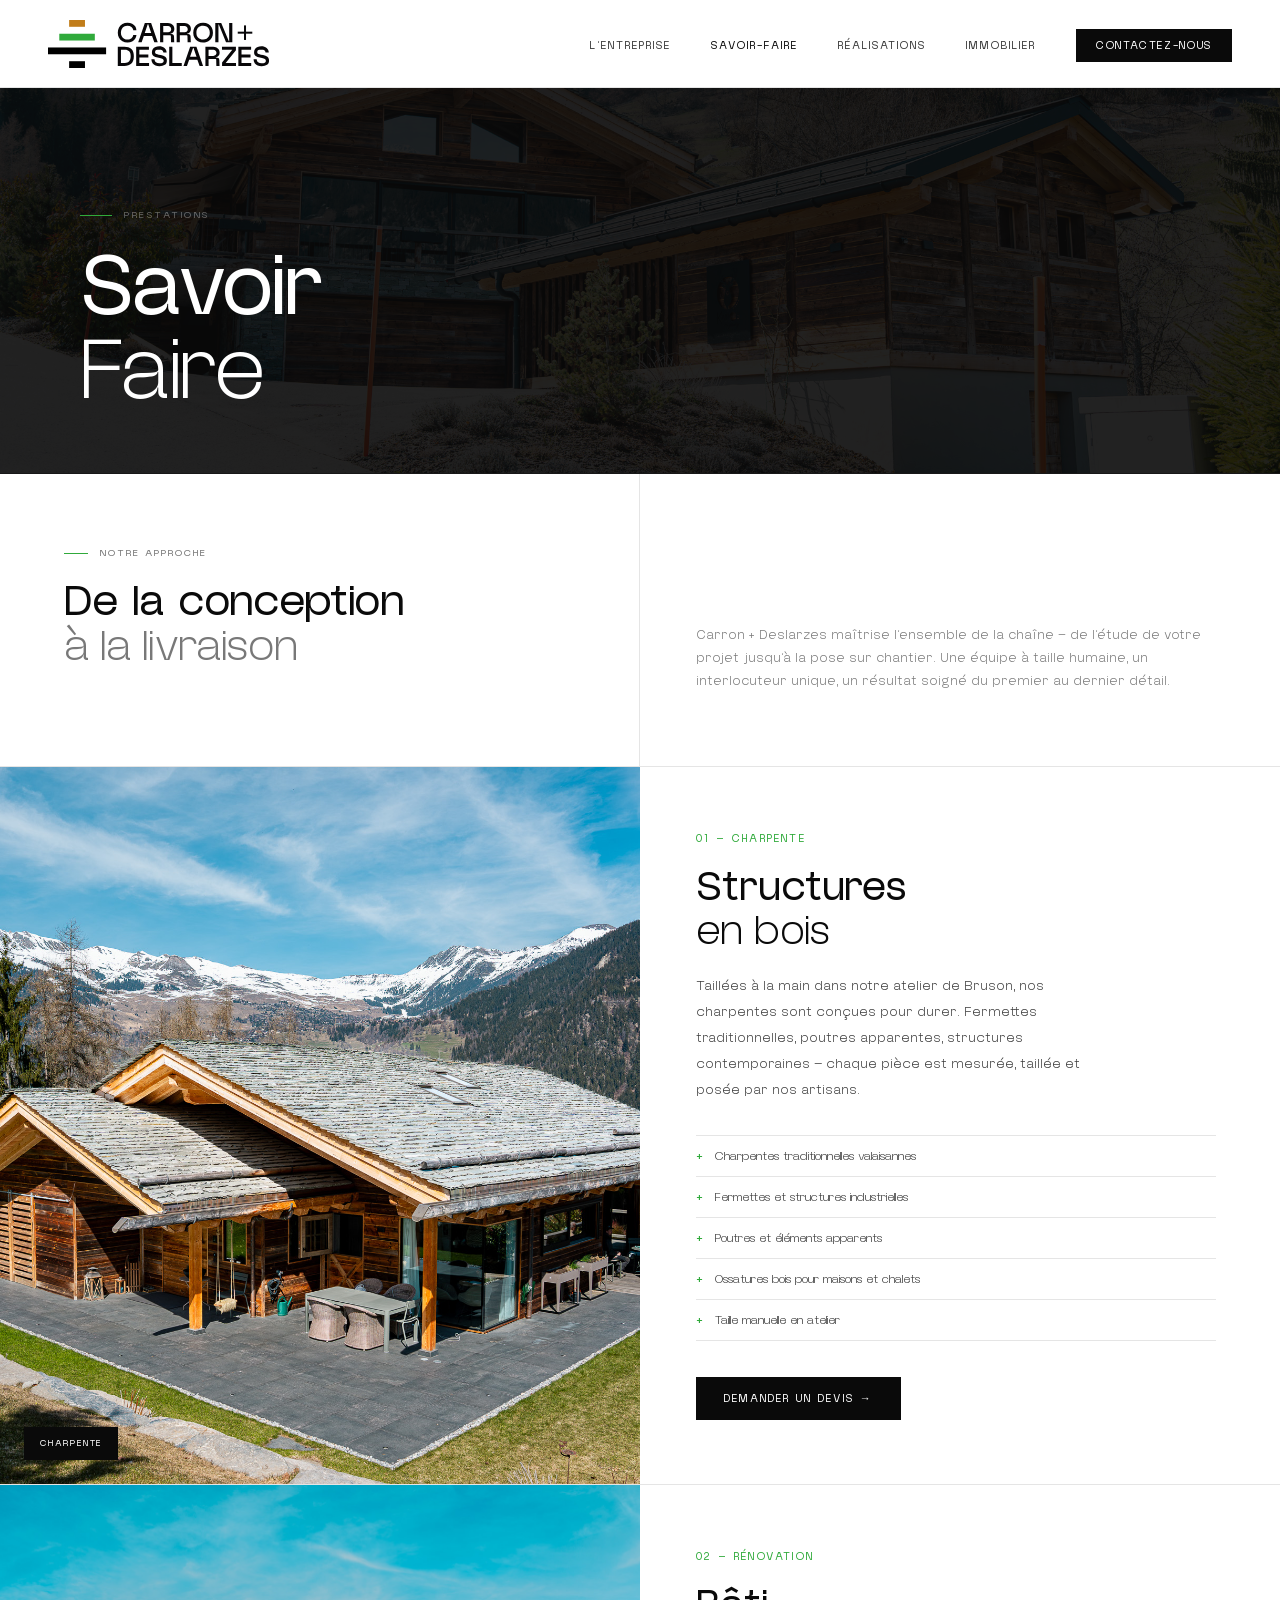
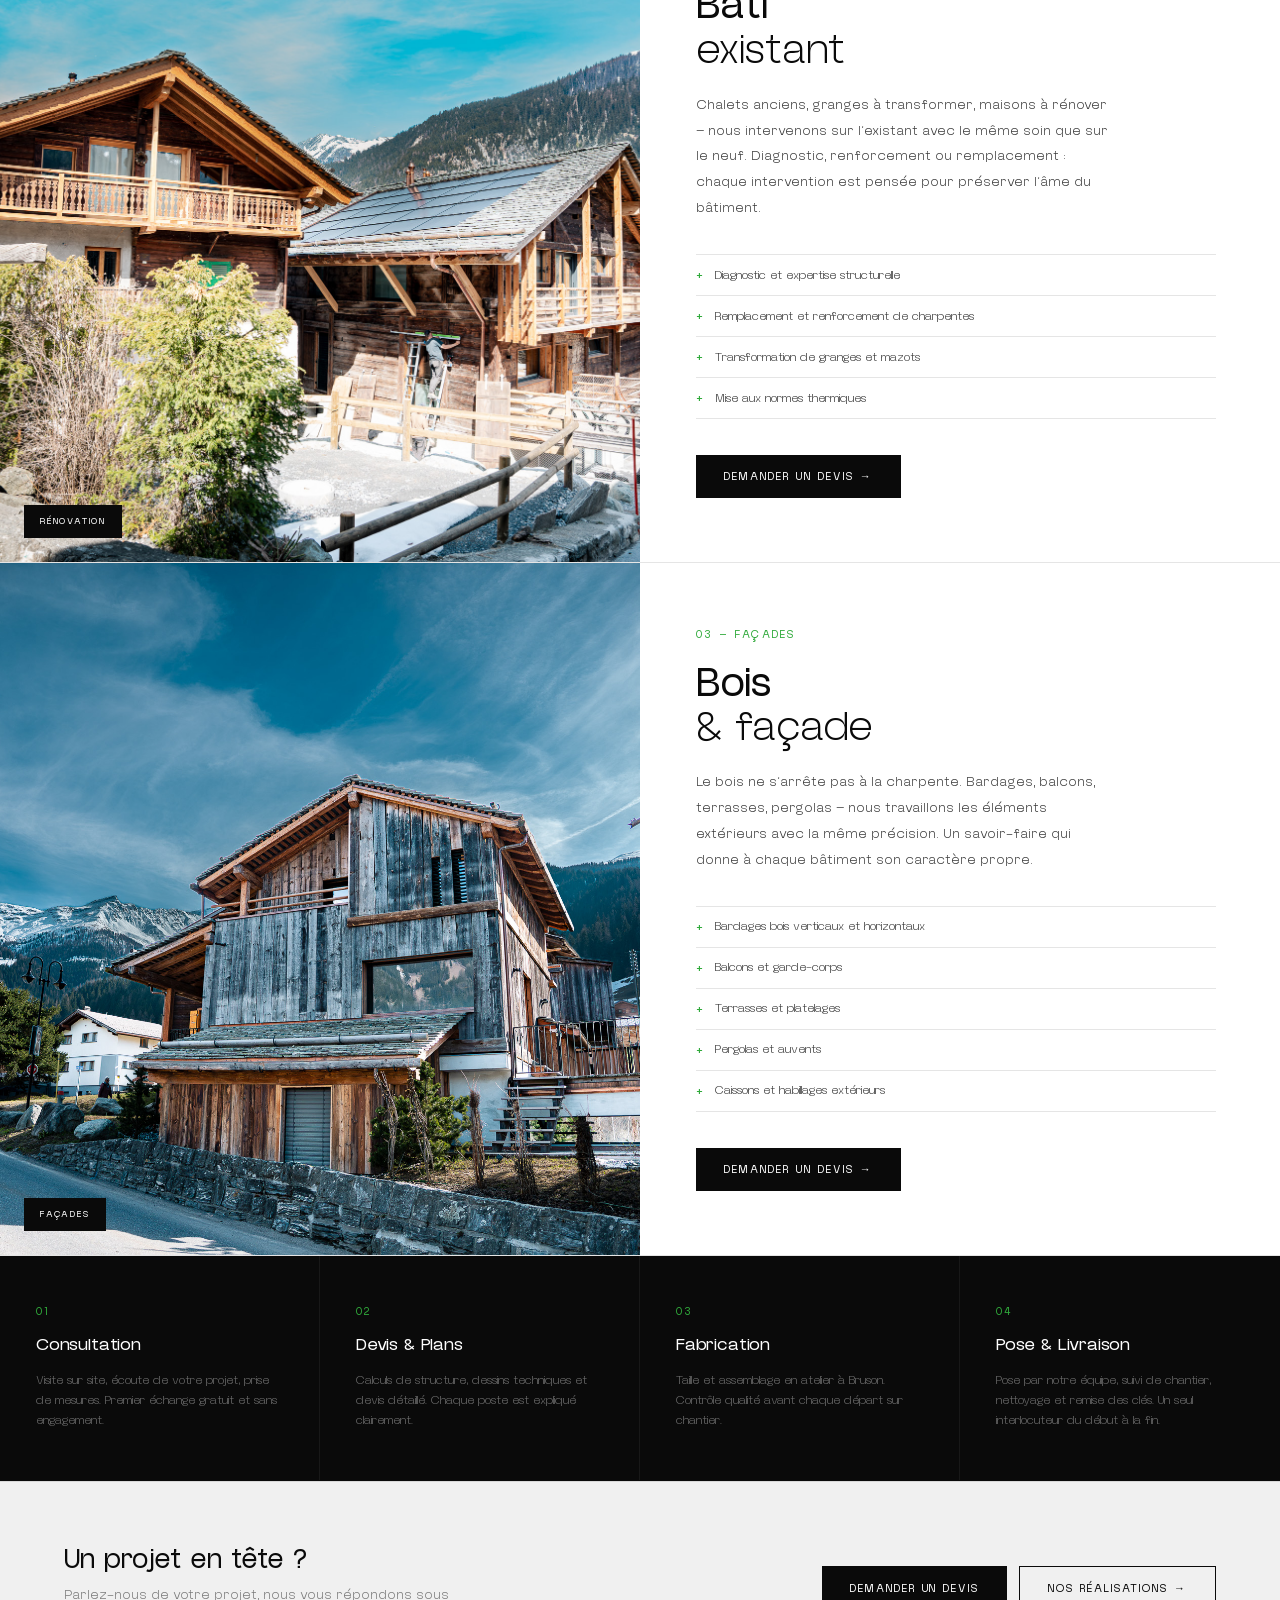
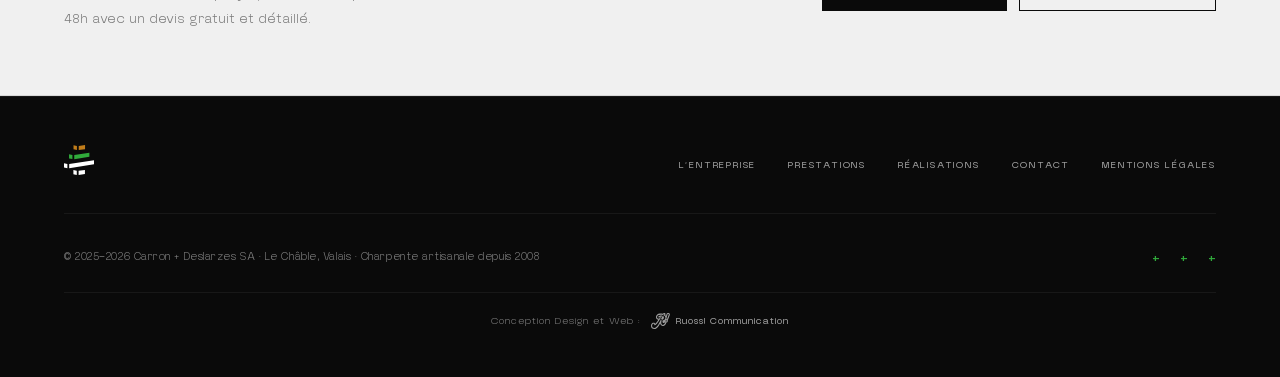
<file: savoir-faire.html>
<!DOCTYPE html>
<html lang="fr">
<head>
  <meta charset="UTF-8" />
  <meta name="viewport" content="width=device-width, initial-scale=1.0" />
  <title>Savoir-Faire — Carron + Deslarzes, Charpente Valais</title>
  <meta name="description" content="Charpente, façades bois, rénovation, isolation, vieux bois. Découvrez nos compétences artisanales en construction bois en Valais." />
  <meta name="robots" content="index, follow" />
  <link rel="canonical" href="https://carron-deslarzes.ch/savoir-faire" />
  <meta property="og:type" content="website" />
  <meta property="og:site_name" content="Carron + Deslarzes" />
  <meta property="og:title" content="Savoir-Faire — Carron + Deslarzes" />
  <meta property="og:description" content="Charpente, façades bois, rénovation, isolation. Notre savoir-faire artisanal en Valais." />
  <meta property="og:url" content="https://carron-deslarzes.ch/savoir-faire" />
  <meta property="og:image" content="https://carron-deslarzes.ch/photos/DSC09690.jpg" />
  <meta property="og:locale" content="fr_CH" />
  <meta name="twitter:card" content="summary_large_image" />
  <link rel="icon" type="image/svg+xml" href="favicon.svg">

  <style>
    /* ── FONTS ──────────────────────────────────────────────── */
    @font-face {
      font-family: 'NewBlack';
      src: url('fonts/NewBlackTypeface-Regular.woff2') format('woff2'),
           url('fonts/NewBlackTypeface-Regular.woff') format('woff');
      font-weight: 400;
      font-style: normal;
      font-display: swap;
    }
    @font-face {
      font-family: 'NewBlack';
      src: url('fonts/NewBlackTypeface-UltraLight.woff2') format('woff2'),
           url('fonts/NewBlackTypeface-UltraLight.woff') format('woff');
      font-weight: 100;
      font-style: normal;
      font-display: swap;
    }

    /* ── RESET ──────────────────────────────────────────────── */
    *, *::before, *::after { box-sizing: border-box; margin: 0; padding: 0; }
    html { scroll-behavior: smooth; font-size: 16px; overflow-x: hidden; }

    /* ── VARIABLES ──────────────────────────────────────────── */
    :root {
      --black:   #0a0a0a;
      --dark:    #141414;
      --mid:     #3a3a3a;
      --muted:   #787878;
      --light:   #c8c8c8;
      --pale:    #f0f0f0;
      --white:   #ffffff;
      --accent:  #30aa3b; /* vert "+" du rapport */
      --border:  rgba(0,0,0,0.1);
    }

    /* ── BASE ───────────────────────────────────────────────── */
    body {
      font-family: 'NewBlack', 'Helvetica Neue', Helvetica, Arial, sans-serif;
      font-weight: 100;
      color: var(--black);
      background: var(--white);
      overflow-x: hidden;
      -webkit-font-smoothing: antialiased;
    }
    h1, h2, h3, h4, h5 {
      font-family: 'NewBlack', 'Helvetica Neue', Helvetica, Arial, sans-serif;
      font-weight: 400;
      line-height: 1;
      letter-spacing: -0.02em;
    }
    p { font-weight: 100; line-height: 1.7; }
    a { text-decoration: none; color: inherit; }
    img { display: block; width: 100%; height: 100%; object-fit: cover; }

    /* ── UTILITAIRES ────────────────────────────────────────── */
    .plus {
      display: inline-block;
      color: var(--accent);
      font-family: 'NewBlack', sans-serif;
      font-weight: 400;
    }
    .label {
      font-size: 10px;
      font-weight: 400;
      letter-spacing: 0.2em;
      text-transform: uppercase;
      color: var(--muted);
    }
    .vertical-label {
      writing-mode: vertical-rl;
      transform: rotate(180deg);
      font-size: 11px;
      font-weight: 400;
      letter-spacing: 0.25em;
      text-transform: uppercase;
      color: var(--muted);
    }

    /* ── NAVIGATION ─────────────────────────────────────────── */
    nav {
      position: fixed; top: 0; left: 0; right: 0; z-index: 1000;
      display: flex; align-items: center; justify-content: space-between;
      padding: 0 48px;
      height: 88px;
      background: var(--white);
      border-bottom: 1px solid var(--border);
      transition: height 0.3s ease, box-shadow 0.3s ease;
    }
    nav.scrolled {
      height: 68px;
      box-shadow: 0 1px 20px rgba(0,0,0,0.06);
    }
    .nav-logo {
      display: flex; align-items: center;
      height: 48px;
    }
    .nav-logo svg {
      height: 48px;
      width: auto;
    }
    .nav-links {
      display: flex; align-items: center; gap: 40px;
      list-style: none;
    }
    .nav-links a {
      font-size: 11px;
      font-weight: 400;
      letter-spacing: 0.18em;
      text-transform: uppercase;
      color: var(--mid);
      transition: color 0.2s;
    }
    .nav-links a:hover { color: var(--black); }
    .nav-cta {
      background: var(--black) !important;
      color: var(--white) !important;
      padding: 9px 20px !important;
      letter-spacing: 0.15em !important;
    }
    .nav-cta:hover {
      background: var(--mid) !important;
    }

    /* ── HERO ───────────────────────────────────────────────── */
    .hero {
      min-height: 100vh;
      display: grid;
      grid-template-columns: 1fr 1fr;
      grid-template-rows: 68px 1fr auto;
      background: var(--white);
      position: relative;
    }
    .hero-text {
      grid-column: 1;
      grid-row: 2;
      display: flex;
      flex-direction: column;
      justify-content: center;
      padding: 60px 64px 60px 56px;
    }
    .hero-eyebrow {
      display: flex; align-items: center; gap: 12px;
      margin-bottom: 32px;
    }
    .hero-eyebrow-line {
      width: 32px; height: 1px; background: var(--accent);
    }
    .hero-title {
      font-size: clamp(52px, 6.5vw, 100px);
      line-height: 0.95;
      letter-spacing: -0.03em;
      color: var(--black);
      margin-bottom: 36px;
    }
    .hero-title .light-word {
      font-weight: 100;
      color: var(--muted);
    }
    .hero-desc {
      font-size: 16px;
      line-height: 1.75;
      color: var(--muted);
      max-width: 400px;
      margin-bottom: 48px;
      font-weight: 100;
    }
    .hero-buttons {
      display: flex; gap: 12px;
    }
    .btn {
      display: inline-flex; align-items: center; gap: 8px;
      font-family: 'NewBlack', sans-serif;
      font-size: 11px; font-weight: 400;
      letter-spacing: 0.18em; text-transform: uppercase;
      padding: 14px 28px;
      transition: all 0.22s ease;
      cursor: pointer; border: none;
    }
    .btn-dark {
      background: var(--black); color: var(--white);
    }
    .btn-dark:hover { background: var(--mid); }
    .btn-outline {
      background: transparent; color: var(--black);
      border: 1px solid var(--black);
    }
    .btn-outline:hover {
      background: var(--black); color: var(--white);
    }
    .hero-photo {
      grid-column: 2;
      grid-row: 2 / 4;
      position: relative;
      overflow: hidden;
      min-height: 560px;
    }
    .hero-photo img {
      width: 100%; height: 100%;
      object-fit: cover;
      transition: transform 8s ease, filter 0.6s ease;
    }
    .hero:hover .hero-photo img {
      transform: scale(1.03);
     
    }
    .hero-photo-caption {
      position: absolute;
      bottom: 32px; right: 32px;
      background: var(--white);
      padding: 16px 20px;
      display: flex; align-items: center; gap: 8px;
    }
    .hero-bottom {
      grid-column: 1;
      grid-row: 3;
      padding: 32px 64px 40px 56px;
      display: flex; align-items: center; gap: 32px;
      border-top: 1px solid var(--border);
    }
    .hero-scroll-line {
      width: 1px; height: 40px;
      background: linear-gradient(to bottom, var(--accent), transparent);
    }

    /* ── STATS ──────────────────────────────────────────────── */
    .stats {
      display: grid;
      grid-template-columns: repeat(4, 1fr);
      border-top: 1px solid var(--border);
      border-bottom: 1px solid var(--border);
    }
    .stat-item {
      padding: 48px 36px;
      border-right: 1px solid var(--border);
      position: relative;
    }
    .stat-item:last-child { border-right: none; }
    .stat-num {
      font-family: 'NewBlack', sans-serif;
      font-size: 56px; font-weight: 400;
      letter-spacing: -0.04em;
      line-height: 1;
      color: var(--black);
      margin-bottom: 8px;
    }
    .stat-lbl {
      font-size: 11px; font-weight: 100;
      letter-spacing: 0.12em; text-transform: uppercase;
      color: var(--muted);
    }
    .stat-item .plus-mark {
      position: absolute; top: 20px; right: 20px;
      font-size: 18px; color: var(--accent); font-weight: 400;
      font-family: 'NewBlack', sans-serif;
    }

    /* ── ABOUT ──────────────────────────────────────────────── */
    .about {
      display: grid;
      grid-template-columns: 1fr 1fr;
    }
    .about-photos {
      display: grid;
      grid-template-rows: 1fr 1fr;
      height: 680px;
      position: relative;
    }
    .about-photo-main {
      overflow: hidden;
      border-bottom: 4px solid var(--white);
    }
    .about-photo-main img {
      transition: transform 0.6s ease, filter 0.55s ease;
    }
    .about-photo-main:hover img { transform: scale(1.04); }
    .about-photo-secondary {
      overflow: hidden;
    }
    .about-photo-secondary img {
      transition: transform 0.6s ease, filter 0.55s ease;
    }
    .about-photo-secondary:hover img { transform: scale(1.04); }
    .about-year-badge {
      position: absolute;
      top: 50%; right: -28px;
      transform: translateY(-50%);
      background: var(--black);
      color: var(--white);
      padding: 20px 14px;
      writing-mode: vertical-rl;
      font-size: 13px; font-weight: 400;
      letter-spacing: 0.2em; text-transform: uppercase;
      z-index: 2;
    }
    .about-text {
      padding: 80px 64px 80px 60px;
      display: flex;
      flex-direction: column;
      justify-content: center;
    }
    .sec-eyebrow {
      display: flex; align-items: center; gap: 12px;
      margin-bottom: 28px;
    }
    .sec-eyebrow-line { width: 24px; height: 1px; background: var(--accent); }
    .sec-title {
      font-size: clamp(36px, 3.8vw, 58px);
      font-weight: 400;
      letter-spacing: -0.03em;
      line-height: 1.0;
      color: var(--black);
      margin-bottom: 28px;
    }
    .sec-title .light {
      font-weight: 100;
      color: var(--muted);
    }
    .sec-body {
      font-size: 15px; font-weight: 100;
      line-height: 1.8; color: var(--mid);
      margin-bottom: 36px;
      max-width: 420px;
    }
    .feats {
      list-style: none;
      display: flex; flex-direction: column; gap: 0;
      margin-bottom: 44px;
    }
    .feats li {
      display: flex; align-items: center; gap: 16px;
      font-size: 13px; font-weight: 100;
      color: var(--mid);
      padding: 12px 0;
      border-bottom: 1px solid var(--border);
    }
    .feats li:first-child { border-top: 1px solid var(--border); }
    .feat-plus { color: var(--accent); font-size: 16px; font-weight: 400; font-family: 'NewBlack', sans-serif; flex-shrink: 0; }

    /* ── SERVICES ───────────────────────────────────────────── */
    .services {
      background: var(--black);
      display: grid;
      grid-template-columns: 1fr;
    }
    .services-main {
      padding: 80px 64px;
    }
    .services-header {
      display: flex; justify-content: space-between; align-items: flex-end;
      margin-bottom: 56px;
    }
    .services-header .sec-title { color: var(--white); margin-bottom: 0; }
    .services-header .sec-eyebrow .sec-eyebrow-line { background: var(--accent); }
    .services-header .label { color: rgba(255,255,255,0.35); }
    .services-grid {
      display: grid;
      grid-template-columns: repeat(3, 1fr);
      border: 1px solid rgba(255,255,255,0.08);
    }
    .svc {
      padding: 40px 36px;
      border-right: 1px solid rgba(255,255,255,0.08);
      border-bottom: 1px solid rgba(255,255,255,0.08);
      position: relative;
      overflow: hidden;
      transition: background 0.3s;
    }
    .svc:nth-child(3n) { border-right: none; }
    .svc:nth-child(n+4) { border-bottom: none; }
    .svc:hover { background: rgba(255,255,255,0.04); }
    .svc-index {
      font-size: 11px; font-weight: 400;
      letter-spacing: 0.2em;
      color: rgba(255,255,255,0.2);
      margin-bottom: 28px;
    }
    .svc-plus {
      position: absolute; top: 28px; right: 28px;
      font-size: 20px; color: var(--accent);
      font-family: 'NewBlack', sans-serif; font-weight: 400;
      opacity: 0;
      transition: opacity 0.3s;
    }
    .svc:hover .svc-plus { opacity: 1; }
    .svc-title {
      font-size: 22px; font-weight: 400;
      color: var(--white);
      letter-spacing: -0.02em;
      margin-bottom: 14px;
    }
    .svc-desc {
      font-size: 13px; font-weight: 100;
      line-height: 1.75;
      color: rgba(255,255,255,0.45);
    }

    /* ── GALERIE ────────────────────────────────────────────── */
    .gallery-section {
      display: grid;
      grid-template-columns: 1fr;
      background: var(--pale);
    }
    .gallery-main {
      padding: 80px 64px;
    }
    .gallery-header {
      display: flex; justify-content: space-between; align-items: flex-end;
      margin-bottom: 48px;
    }
    /* Layout éditorial inspiré du rapport d'activités */
    .gallery-grid {
      display: grid;
      grid-template-columns: repeat(12, 1fr);
      grid-template-rows: 280px 200px;
      gap: 4px;
    }
    .gi {
      overflow: hidden; position: relative; cursor: pointer;
      background: var(--light);
    }
    .gi:nth-child(1) { grid-column: span 4; grid-row: span 2; }
    .gi:nth-child(2) { grid-column: span 5; grid-row: span 1; }
    .gi:nth-child(3) { grid-column: span 3; grid-row: span 1; }
    .gi:nth-child(4) { grid-column: span 5; grid-row: span 1; }
    .gi:nth-child(5) { grid-column: span 3; grid-row: span 1; }

    .gi img {
      width: 100%; height: 100%;
      object-fit: cover;
      transition: transform 0.6s ease, filter 0.55s ease;
    }
    .gi:hover img {
      transform: scale(1.05);
     
    }
    .gi-label {
      position: absolute; bottom: 0; left: 0; right: 0;
      background: linear-gradient(to top, rgba(0,0,0,0.7) 0%, transparent 100%);
      padding: 32px 16px 14px;
      font-size: 11px; font-weight: 400;
      letter-spacing: 0.15em; text-transform: uppercase;
      color: var(--white);
      opacity: 0; transform: translateY(4px);
      transition: all 0.3s ease;
    }
    .gi:hover .gi-label { opacity: 1; transform: translateY(0); }
    /* Accents "+" inspirés du rapport */
    .gallery-plus-row {
      display: flex; justify-content: space-between;
      padding: 20px 0 0;
      border-top: 1px solid var(--border);
      margin-top: 16px;
    }
    .gallery-plus-row span {
      font-size: 18px; color: var(--accent);
      font-family: 'NewBlack', sans-serif; font-weight: 400;
    }

    /* ── PROCESS ────────────────────────────────────────────── */
    .process {
      display: grid;
      grid-template-columns: 1fr;
      background: var(--white);
    }
    .process-main {
      padding: 80px 64px;
    }
    .process-header { margin-bottom: 64px; }
    .steps {
      display: grid;
      grid-template-columns: repeat(4, 1fr);
      gap: 1px;
      background: var(--border);
      border: 1px solid var(--border);
    }
    .step {
      background: var(--white);
      padding: 40px 32px;
      position: relative;
    }
    .step-index {
      font-size: 60px; font-weight: 400;
      letter-spacing: -0.05em;
      color: var(--pale);
      line-height: 1;
      margin-bottom: 20px;
    }
    .step-title {
      font-size: 18px; font-weight: 400;
      color: var(--black);
      letter-spacing: -0.02em;
      margin-bottom: 12px;
    }
    .step-text {
      font-size: 13px; font-weight: 100;
      line-height: 1.75; color: var(--muted);
    }
    .step-accent {
      position: absolute; top: 0; left: 0;
      width: 3px; height: 0;
      background: var(--accent);
      transition: height 0.4s ease;
    }
    .step:hover .step-accent { height: 100%; }

    /* ── CONTACT ────────────────────────────────────────────── */
    .contact {
      display: grid;
      grid-template-columns: 1fr 1fr;
      background: var(--dark);
    }
    .contact-info {
      padding: 80px 60px 80px 56px;
      border-right: 1px solid rgba(255,255,255,0.06);
    }
    .contact-info .sec-title { color: var(--white); margin-bottom: 48px; }
    .contact-info .sec-eyebrow .label { color: rgba(255,255,255,0.35); }
    .contact-info .sec-eyebrow-line { background: var(--accent); }
    .cdet {
      padding: 20px 0;
      border-bottom: 1px solid rgba(255,255,255,0.06);
    }
    .cdet:last-of-type { border-bottom: none; }
    .cdet-lbl {
      font-size: 10px; font-weight: 400;
      letter-spacing: 0.2em; text-transform: uppercase;
      color: rgba(255,255,255,0.25);
      margin-bottom: 6px;
    }
    .cdet-val {
      font-size: 15px; font-weight: 100;
      color: var(--white);
    }
    /* Photo contact */
    .contact-photo-wrap {
      overflow: hidden;
      height: 200px;
      margin-bottom: 0;
    }
    .contact-photo-wrap img {
    }
    /* Form */
    .contact-form {
      padding: 80px 64px 80px 56px;
    }
    .cform {
      display: flex; flex-direction: column; gap: 16px;
    }
    .form-row {
      display: grid; grid-template-columns: 1fr 1fr; gap: 16px;
    }
    .fg {
      display: flex; flex-direction: column; gap: 8px;
    }
    .fg label {
      font-size: 10px; font-weight: 400;
      letter-spacing: 0.2em; text-transform: uppercase;
      color: rgba(255,255,255,0.3);
    }
    .fg input, .fg select, .fg textarea {
      background: rgba(255,255,255,0.04);
      border: 1px solid rgba(255,255,255,0.08);
      border-bottom: 1px solid rgba(255,255,255,0.25);
      color: var(--white);
      padding: 12px 0;
      font-family: 'NewBlack', sans-serif;
      font-size: 14px; font-weight: 100;
      outline: none; resize: none;
      -webkit-appearance: none;
      transition: border-color 0.25s;
      background: transparent;
      border-width: 0 0 1px 0;
    }
    .fg input::placeholder, .fg textarea::placeholder { color: rgba(255,255,255,0.15); }
    .fg input:focus, .fg textarea:focus, .fg select:focus {
      border-color: var(--accent);
    }
    .fg select option { background: var(--dark); color: var(--white); }
    .form-submit {
      background: var(--white); color: var(--black);
      padding: 16px 32px;
      font-family: 'NewBlack', sans-serif;
      font-size: 11px; font-weight: 400;
      letter-spacing: 0.18em; text-transform: uppercase;
      border: none; cursor: pointer;
      transition: all 0.22s;
      margin-top: 8px;
    }
    .form-submit:hover { background: var(--pale); }

    /* ── FOOTER ─────────────────────────────────────────────── */
    footer {
      display: grid;
      grid-template-columns: 1fr;
      background: var(--black);
      border-top: 1px solid rgba(255,255,255,0.06);
    }
    .foot-main {
      padding: 48px 64px;
    }
    .foot-inner {
      display: flex; justify-content: space-between; align-items: center;
      margin-bottom: 32px; padding-bottom: 32px;
      border-bottom: 1px solid rgba(255,255,255,0.06);
    }
    .foot-logo svg { height: 30px; width: auto; }
    .foot-nav {
      display: flex; gap: 32px; list-style: none;
    }
    .foot-nav a {
      font-size: 10px; font-weight: 400;
      letter-spacing: 0.18em; text-transform: uppercase;
      color: rgba(255,255,255,0.6);
      transition: color 0.22s;
    }
    .foot-nav a:hover { color: rgba(255,255,255,0.9); }
    .foot-bottom {
      display: flex; justify-content: space-between; align-items: center;
    }
    .foot-copy {
      font-size: 11px; font-weight: 100;
      color: rgba(255,255,255,0.5);
      letter-spacing: 0.05em;
    }
    .foot-plus-row {
      display: flex; gap: 20px;
    }
    .foot-plus-row span {
      font-size: 16px; color: var(--accent);
      font-family: 'NewBlack', sans-serif; font-weight: 400;
    }

    /* ── ANIMATIONS ─────────────────────────────────────────── */
    .fu { opacity: 0; transform: translateY(24px); transition: opacity 0.7s ease, transform 0.7s ease; }
    .fu.vis { opacity: 1; transform: translateY(0); }
    .fu.d1 { transition-delay: 0.1s; }
    .fu.d2 { transition-delay: 0.2s; }
    .fu.d3 { transition-delay: 0.3s; }
    .fu.d4 { transition-delay: 0.4s; }

    /* ── HAMBURGER MENU ─────────────────────────────────────── */
    .nav-burger {
      display: none;
      flex-direction: column;
      justify-content: center;
      gap: 5px;
      width: 28px;
      height: 28px;
      cursor: pointer;
      background: none;
      border: none;
      padding: 0;
      z-index: 1002;
    }
    .nav-burger span {
      display: block;
      width: 100%;
      height: 2px;
      background: var(--black);
      transition: all 0.3s ease;
    }
    .nav-burger.active span:nth-child(1) {
      transform: rotate(45deg) translate(5px, 5px);
    }
    .nav-burger.active span:nth-child(2) {
      opacity: 0;
    }
    .nav-burger.active span:nth-child(3) {
      transform: rotate(-45deg) translate(5px, -5px);
    }
    .mobile-menu {
      display: none;
      position: fixed;
      top: 0; left: 0; right: 0; bottom: 0;
      background: var(--white);
      z-index: 1001;
      flex-direction: column;
      align-items: center;
      justify-content: center;
      gap: 28px;
      opacity: 0;
      transition: opacity 0.3s ease;
    }
    .mobile-menu.open {
      display: flex;
      opacity: 1;
    }
    .mobile-menu a {
      font-family: 'NewBlack', sans-serif;
      font-size: 14px;
      font-weight: 400;
      letter-spacing: 0.15em;
      text-transform: uppercase;
      color: var(--mid);
      transition: color 0.2s;
    }
    .mobile-menu a:hover { color: var(--black); }
    .mobile-menu .nav-cta {
      margin-top: 12px;
    }

    /* ── RESPONSIVE ─────────────────────────────────────────── */
    @media (max-width: 960px) {
      nav { padding: 0 20px; height: 64px; align-items: center; }
    nav.scrolled { height: 56px; }
    .nav-logo { height: 44px; }
    .nav-logo svg { height: 44px; }
      .nav-links { display: none; }
      .nav-burger { display: flex; }
      .hero { grid-template-columns: 1fr; }
      .hero-text { padding: 100px 24px 40px; grid-column: 1; }
      .hero-photo { grid-column: 1; grid-row: 3; min-height: 360px; }
      .hero-bottom { grid-column: 1; padding: 24px; }
      .stats { grid-template-columns: repeat(2, 1fr); }
      .about { grid-template-columns: 1fr; }
      .about-text { padding: 48px 24px; }
      .about-photos { height: 400px; }
      .services { grid-template-columns: 1fr; }
      .services-main { padding: 56px 24px; }
      .services-grid { grid-template-columns: 1fr; }
      .svc:nth-child(3n) { border-right: none; }
      .svc { border-bottom: 1px solid rgba(255,255,255,0.08); border-right: none; }
      .gallery-section { grid-template-columns: 1fr; }
      .gallery-main { padding: 56px 24px; }
      .gallery-grid { grid-template-columns: 1fr 1fr; grid-template-rows: 200px 200px 200px; }
      .gi { grid-column: span 1 !important; grid-row: span 1 !important; }
      .process { grid-template-columns: 1fr; }
      .process-main { padding: 56px 24px; }
      .steps { grid-template-columns: 1fr 1fr; }
      .contact { grid-template-columns: 1fr; }
      .contact-info { padding: 56px 24px; border-right: none; border-bottom: 1px solid rgba(255,255,255,0.06); }
      .contact-form { padding: 48px 24px; }
      footer { grid-template-columns: 1fr; }
      .foot-main { padding: 36px 24px; }
      .foot-inner { flex-direction: column; gap: 24px; text-align: center; }
      .foot-bottom { flex-direction: column; gap: 12px; text-align: center; }
      .foot-nav { flex-wrap: wrap; justify-content: center; }
    }

    /* ── IMMOBILIER SECTION STYLES ─────────────────────────── */
/* ── PAGE HERO ──────────────────────────────────────────── */
    .page-hero {
      min-height: 70vh;
      display: grid;
      grid-template-columns: 1fr 1fr;
      padding-top: 68px;
      background: var(--black);
      position: relative;
      overflow: hidden;
    }
    .page-hero-text {
      display: flex; flex-direction: column; justify-content: flex-end;
      padding: 80px 64px 64px 56px;
    }
    .page-hero-eyebrow { display: flex; align-items: center; gap: 12px; margin-bottom: 28px; }
    .page-hero-eyebrow-line { width: 24px; height: 1px; background: var(--accent); }
    .page-hero-title {
      font-size: clamp(48px, 6vw, 96px);
      line-height: 0.92; letter-spacing: -0.03em;
      color: var(--white); margin-bottom: 24px;
    }
    .page-hero-title .light { font-weight: 100; color: rgba(255,255,255,0.35); }
    .page-hero-desc { font-size: 15px; font-weight: 100; line-height: 1.75; color: rgba(255,255,255,0.5); max-width: 400px; margin-bottom: 40px; }
    .page-hero-photo {
      position: relative; overflow: hidden;
    }
    .page-hero-photo img {
      width: 100%; height: 100%;
      object-fit: cover;
      transition: filter 0.55s ease;
    }
    /* Grid photo overlay */
    .page-hero-photo-grid {
      position: absolute; inset: 0;
      display: grid;
      grid-template-rows: 1fr 1fr;
      gap: 3px;
    }
    .page-hero-photo-grid .ph-img {
      overflow: hidden; position: relative;
    }
    .page-hero-photo-grid .ph-img img {
      width: 100%; height: 100%; object-fit: cover;
      transition: transform 0.6s ease, filter 0.55s ease;
    }
    .page-hero-photo-grid .ph-img:hover img {
      transform: scale(1.04);
     
    }
    .page-hero-stats {
      display: flex; gap: 0;
      margin-top: 40px;
    }
    .ph-stat {
      padding: 20px 28px 20px 0;
      border-right: 1px solid rgba(255,255,255,0.1);
      margin-right: 28px;
    }
    .ph-stat:last-child { border-right: none; margin-right: 0; }
    .ph-stat-num { font-size: 32px; font-weight: 400; color: var(--white); line-height: 1; letter-spacing: -0.04em; margin-bottom: 4px; }
    .ph-stat-lbl { font-size: 10px; font-weight: 100; letter-spacing: 0.15em; text-transform: uppercase; color: rgba(255,255,255,0.3); }

    /* ── BREADCRUMB ─────────────────────────────────────────── */
    .breadcrumb {
      display: grid; grid-template-columns: 1fr;
      border-bottom: 1px solid var(--border);
      background: var(--pale);
    }
    .breadcrumb-main {
      padding: 16px 64px 16px 56px;
      display: flex; align-items: center; gap: 12px;
    }
    .breadcrumb-main a, .breadcrumb-main span {
      font-size: 11px; font-weight: 400; letter-spacing: 0.1em; text-transform: uppercase; color: var(--muted);
    }
    .breadcrumb-main a:hover { color: var(--black); }
    .breadcrumb-sep { color: var(--light); font-size: 10px; }
    .breadcrumb-main span.current { color: var(--black); }

    /* ── SECTION INTRO ──────────────────────────────────────── */
    .section-intro {
      display: grid; grid-template-columns: 1fr 420px;
      border-bottom: 1px solid var(--border);
    }
    .section-intro-text { padding: 72px 64px 72px 56px; border-right: 1px solid var(--border); }
    .sec-eyebrow { display: flex; align-items: center; gap: 12px; margin-bottom: 24px; }
    .sec-eyebrow-line { width: 24px; height: 1px; background: var(--accent); }
    .sec-title { font-size: clamp(32px, 3.5vw, 52px); font-weight: 400; letter-spacing: -0.03em; line-height: 1; color: var(--black); margin-bottom: 24px; }
    .sec-title .light { font-weight: 100; color: var(--muted); }
    .sec-body { font-size: 15px; font-weight: 100; line-height: 1.8; color: var(--mid); }
    .section-intro-aside {
      padding: 72px 48px;
      background: var(--pale);
      display: flex; flex-direction: column; gap: 24px;
    }
    .aside-item { padding: 20px 0; border-bottom: 1px solid var(--border); }
    .aside-item:last-child { border-bottom: none; }
    .aside-lbl { font-size: 10px; font-weight: 400; letter-spacing: 0.2em; text-transform: uppercase; color: var(--muted); margin-bottom: 6px; }
    .aside-val { font-size: 15px; font-weight: 100; color: var(--black); }

    /* ── LISTING SECTION ────────────────────────────────────── */
    .listing-section { display: grid; grid-template-columns: 1fr; }
    .listing-main { padding: 80px 64px; }
    .listing-header { display: flex; justify-content: space-between; align-items: flex-end; margin-bottom: 56px; border-bottom: 1px solid var(--border); padding-bottom: 32px; }

    /* ── PROPERTY CARD ──────────────────────────────────────── */
    .property-card {
      margin-bottom: 80px;
      border: 1px solid var(--border);
      position: relative;
    }
    .property-card:last-child { margin-bottom: 0; }
    .property-status {
      position: absolute; top: 0; left: 0;
      background: var(--black); color: var(--white);
      font-size: 10px; font-weight: 400; letter-spacing: 0.2em; text-transform: uppercase;
      padding: 8px 16px; z-index: 2;
    }
    .property-status.louer { background: var(--muted); }
    .property-header {
      padding: 40px 44px 32px;
      border-bottom: 1px solid var(--border);
      display: flex; justify-content: space-between; align-items: flex-start;
    }
    .property-name { font-size: 32px; font-weight: 400; letter-spacing: -0.03em; color: var(--black); margin-bottom: 10px; }
    .property-sub { font-size: 13px; font-weight: 100; color: var(--muted); line-height: 1.6; max-width: 560px; }
    .property-tag {
      display: inline-flex; align-items: center; gap: 8px;
      border: 1px solid var(--border); padding: 8px 16px;
      font-size: 11px; font-weight: 400; letter-spacing: 0.15em; text-transform: uppercase;
      color: var(--muted); white-space: nowrap; margin-top: 4px;
    }
    .property-tag .plus { color: var(--accent); }

    /* Photos grid */
    .property-photos {
      display: grid;
      grid-template-columns: repeat(3, 1fr);
      gap: 3px;
      height: 340px;
    }
    .property-photos.two-col { grid-template-columns: 1fr 1fr; }
    .property-photos .pp {
      overflow: hidden; position: relative; background: var(--pale);
    }
    .property-photos .pp img {
      width: 100%; height: 100%; object-fit: cover;
      transition: transform 0.5s ease, filter 0.5s ease;
    }
    .property-photos .pp:hover img {
      transform: scale(1.04);
    }
    .property-photos .pp.plan img { filter: none; object-fit: contain; background: #fff; padding: 16px; }
    .property-photos .pp.plan:hover img { transform: scale(1.02); filter: none; }
    /* Caption on photo */
    .pp-caption {
      position: absolute; bottom: 0; left: 0; right: 0;
      background: linear-gradient(to top, rgba(0,0,0,0.65), transparent);
      padding: 24px 14px 12px;
      font-size: 10px; font-weight: 400; letter-spacing: 0.15em; text-transform: uppercase;
      color: rgba(255,255,255,0.8);
    }

    /* Specs grid */
    .property-specs {
      display: grid;
      grid-template-columns: repeat(5, 1fr);
      border-top: 1px solid var(--border);
    }
    .spec-item {
      padding: 24px 28px;
      border-right: 1px solid var(--border);
    }
    .spec-item:last-child { border-right: none; }
    .spec-lbl { font-size: 10px; font-weight: 400; letter-spacing: 0.15em; text-transform: uppercase; color: var(--muted); margin-bottom: 8px; }
    .spec-val { font-size: 18px; font-weight: 400; color: var(--black); letter-spacing: -0.02em; }
    .spec-unit { font-size: 11px; font-weight: 100; color: var(--muted); }

    /* Description */
    .property-desc {
      padding: 36px 44px;
      border-top: 1px solid var(--border);
      display: grid;
      grid-template-columns: 1fr 1fr;
      gap: 48px;
    }
    .property-desc-text { font-size: 14px; font-weight: 100; line-height: 1.8; color: var(--mid); }
    .property-desc-features { display: flex; flex-direction: column; gap: 0; }
    .feat-item {
      display: flex; align-items: center; gap: 12px;
      font-size: 13px; font-weight: 100; color: var(--mid);
      padding: 10px 0;
      border-bottom: 1px solid var(--border);
    }
    .feat-item:first-child { border-top: 1px solid var(--border); }
    .feat-plus { color: var(--accent); font-size: 14px; font-weight: 400; font-family: 'NewBlack', sans-serif; flex-shrink: 0; }

    /* CTA */
    .property-cta {
      padding: 28px 44px;
      border-top: 1px solid var(--border);
      display: flex; align-items: center; justify-content: space-between;
      background: var(--pale);
    }
    .property-cta-text { font-size: 13px; font-weight: 100; color: var(--muted); }

    /* ── TERRAINS SECTION ───────────────────────────────────── */
    .terrains-section {
      display: grid; grid-template-columns: 1fr;
      background: var(--black);
    }
    .terrains-main { padding: 80px 64px; }
    .terrains-header { margin-bottom: 56px; }
    .terrains-header .sec-title { color: var(--white); }
    .terrains-header .sec-eyebrow .label { color: rgba(255,255,255,0.35); }
    .terrains-header .sec-eyebrow-line { background: var(--accent); }
    .terrains-intro { font-size: 15px; font-weight: 100; line-height: 1.8; color: rgba(255,255,255,0.5); max-width: 700px; margin-bottom: 48px; }
    .terrain-card {
      border: 1px solid rgba(255,255,255,0.08);
      display: grid; grid-template-columns: 1fr 1fr;
      margin-bottom: 3px;
      transition: background 0.25s;
    }
    .terrain-card:hover { background: rgba(255,255,255,0.03); }
    .terrain-photo { height: 280px; overflow: hidden; position: relative; }
    .terrain-photo img { width: 100%; height: 100%; object-fit: cover; transition: transform 0.5s, filter 0.55s; }
    .terrain-card:hover .terrain-photo img { transform: scale(1.04); }
    .terrain-info { padding: 40px 44px; display: flex; flex-direction: column; justify-content: space-between; }
    .terrain-status-badge {
      display: inline-flex; align-items: center; gap: 8px;
      border: 1px solid rgba(255,255,255,0.12); padding: 6px 14px;
      font-size: 10px; font-weight: 400; letter-spacing: 0.2em; text-transform: uppercase;
      color: rgba(255,255,255,0.4); margin-bottom: 20px; width: fit-content;
    }
    .terrain-name { font-size: 28px; font-weight: 400; color: var(--white); letter-spacing: -0.02em; margin-bottom: 10px; }
    .terrain-location { font-size: 13px; font-weight: 100; color: rgba(255,255,255,0.4); margin-bottom: 20px; }
    .terrain-specs { display: flex; gap: 24px; }
    .ts { padding-right: 24px; border-right: 1px solid rgba(255,255,255,0.08); }
    .ts:last-child { border-right: none; padding-right: 0; }
    .ts-lbl { font-size: 10px; font-weight: 400; letter-spacing: 0.15em; text-transform: uppercase; color: rgba(255,255,255,0.25); margin-bottom: 6px; }
    .ts-val { font-size: 20px; font-weight: 400; color: var(--white); letter-spacing: -0.02em; }
    .ts-unit { font-size: 11px; font-weight: 100; color: rgba(255,255,255,0.35); }
    .terrain-plus-row { display: flex; justify-content: space-between; padding-top: 20px; margin-top: 20px; border-top: 1px solid rgba(255,255,255,0.06); }
    .terrain-plus-row span { font-size: 16px; color: var(--accent); font-family: 'NewBlack', sans-serif; font-weight: 400; }

    /* ── PROCESS CTA ────────────────────────────────────────── */
    .immo-cta {
      display: grid; grid-template-columns: 1fr;
      background: var(--pale);
      border-top: 1px solid var(--border);
      border-bottom: 1px solid var(--border);
    }
    .immo-cta-main {
      padding: 64px;
      display: flex; justify-content: space-between; align-items: center;
    }
    .immo-cta-text h3 { font-size: 28px; font-weight: 400; letter-spacing: -0.02em; color: var(--black); margin-bottom: 10px; }
    .immo-cta-text p { font-size: 14px; font-weight: 100; color: var(--muted); max-width: 400px; line-height: 1.7; }
    .immo-cta-buttons { display: flex; gap: 12px; flex-shrink: 0; }

    

    /* Page-specific responsive */
    @media (max-width: 960px) {
      .page-hero { grid-template-columns: 1fr !important; padding-top: 68px; }
      .page-hero-text { padding: 40px 24px !important; }
      .page-hero-photo-grid { position: relative; height: 280px; }
      .breadcrumb { grid-template-columns: 1fr; }
      .breadcrumb-main { padding: 14px 24px; }
      .section-intro { grid-template-columns: 1fr; }
      .section-intro-text { padding: 48px 24px; border-right: none; border-bottom: 1px solid var(--border); }
      .section-intro-aside { padding: 36px 24px; }
      .listing-section { grid-template-columns: 1fr; }
      .listing-main { padding: 48px 24px; }
      .property-header { flex-direction: column; gap: 16px; }
      .property-photos { grid-template-columns: 1fr 1fr; height: 240px; }
      .property-photos.two-col { grid-template-columns: 1fr; height: auto; }
      .property-photos.two-col .pp { height: 200px; }
      .property-specs { grid-template-columns: 1fr 1fr; }
      .property-desc { grid-template-columns: 1fr; gap: 24px; padding: 24px; }
      .property-cta { flex-direction: column; gap: 16px; }
      .terrains-section { grid-template-columns: 1fr; }
      .terrains-main { padding: 48px 24px; }
      .terrain-card { grid-template-columns: 1fr; }
      .terrain-photo { height: 220px; }
      .terrain-info { padding: 24px; }
      .immo-cta { grid-template-columns: 1fr; }
      .immo-cta-main { flex-direction: column; gap: 24px; padding: 48px 24px; }
      .cta-section { grid-template-columns: 1fr !important; }
      .cta-main { padding: 40px 24px !important; }
    }
  </style>

  <title>Carron + Deslarzes — Savoir-Faire</title>
  <style>
    /* ── PAGE HERO ──────────────────────────────────────────── */
    .page-hero {
      min-height: 380px;
      background: var(--black);
      display: grid;
      grid-template-columns: 1fr;
      border-bottom: 1px solid rgba(255,255,255,0.06);
      position: relative;
      overflow: hidden;
    }
    .page-hero-content {
      padding: 140px 80px 60px;
      position: relative; z-index: 2;
    }
    .page-hero-eyebrow { display:flex; align-items:center; gap:12px; margin-bottom:24px; }
    .page-hero-eyebrow .line { width:32px; height:1px; background:var(--accent); }
    .page-hero-eyebrow .lbl {
      font-size:10px; font-weight:400; letter-spacing:0.25em;
      text-transform:uppercase; color:rgba(255,255,255,0.35);
    }
    .page-hero h1 {
      font-size: clamp(42px, 7vw, 88px);
      font-weight:400; color:var(--white);
      letter-spacing:-0.03em; line-height:0.95;
    }
    .page-hero h1 .light { font-weight:100; }
    .page-hero-bg {
      position:absolute; inset:0; opacity:0.1;
      background: url('photos/DSC09498.jpg') center/cover no-repeat;
      z-index:1;
    }

    /* ── BREADCRUMB ──────────────────────────────────────────── */
    .breadcrumb {
      display:grid; grid-template-columns:1fr;
      border-bottom:1px solid var(--border); background:var(--pale);
    }
    .breadcrumb-inner {
      padding:14px 80px; display:flex; align-items:center; gap:8px;
      font-size:11px; font-weight:100; color:var(--muted);
    }
    .breadcrumb-inner a { color:var(--muted); transition:color 0.2s; }
    .breadcrumb-inner a:hover { color:var(--black); }
    .breadcrumb-sep { color:var(--light); }
    .breadcrumb-current { color:var(--black); font-weight:400; }

    /* ── INTRO STRIP ─────────────────────────────────────────── */
    .intro-strip {
      display:grid; grid-template-columns:1fr 1fr;
      border-bottom:1px solid var(--border);
    }
    .intro-strip-text { padding:72px 64px; border-right:1px solid var(--border); }
    .intro-strip-aside { padding:72px 56px; display:flex; flex-direction:column; justify-content:flex-end; }
    .intro-strip-aside p { font-size:13px; font-weight:100; color:var(--muted); line-height:1.8; }

    /* ── SERVICE BLOCK ───────────────────────────────────────── */
    .svc-block {
      display:grid; grid-template-columns:1fr 1fr;
      border-bottom:1px solid var(--border);
      min-height:520px;
    }
    .svc-block.reverse { }
    .svc-block-photo {
      overflow:hidden; position:relative;
    }
    .svc-block-photo img {
      width:100%; height:100%; object-fit:cover;
      transition:transform 0.6s ease, filter 0.6s ease;
    }
    .svc-block:hover .svc-block-photo img {
      transform:scale(1.04);
    }
    .svc-block-photo-badge {
      position:absolute; bottom:24px; left:24px;
      background:var(--black); color:var(--white);
      padding:10px 16px; font-size:9px; font-weight:400;
      letter-spacing:0.2em; text-transform:uppercase;
    }
    .svc-block-content {
      padding:64px 64px 64px 56px;
      display:flex; flex-direction:column; justify-content:center;
    }
    .svc-block-index {
      font-size:11px; font-weight:400; letter-spacing:0.2em;
      text-transform:uppercase; color:var(--accent);
      margin-bottom:20px;
    }
    .svc-block h2 {
      font-size:clamp(28px,3.5vw,42px);
      font-weight:400; letter-spacing:-0.02em;
      color:var(--black); margin-bottom:20px; line-height:1.05;
    }
    .svc-block h2 .light { font-weight:100; }
    .svc-block-desc {
      font-size:14px; font-weight:100; color:var(--mid);
      line-height:1.85; margin-bottom:32px; max-width:420px;
    }
    .svc-block-list {
      list-style:none; display:flex; flex-direction:column; gap:0;
      margin-bottom:36px;
    }
    .svc-block-list li {
      display:flex; align-items:center; gap:12px;
      font-size:12px; font-weight:100; color:var(--mid);
      padding:10px 0; border-bottom:1px solid var(--border);
    }
    .svc-block-list li:first-child { border-top:1px solid var(--border); }
    .svc-block-list li::before {
      content:'+'; color:var(--accent);
      font-family:'NewBlack',sans-serif; font-weight:400;
      font-size:14px; flex-shrink:0;
    }

    /* ── PROCESS BAR ─────────────────────────────────────────── */
    .process-bar {
      display:grid; grid-template-columns:repeat(4,1fr);
      border-bottom:1px solid var(--border);
      background:var(--black);
    }
    .process-step {
      padding:48px 36px;
      border-right:1px solid rgba(255,255,255,0.06);
      display:flex; flex-direction:column; gap:16px;
    }
    .process-step:last-child { border-right:none; }
    .process-step-num {
      font-size:11px; font-weight:400; letter-spacing:0.2em;
      color:var(--accent); text-transform:uppercase;
    }
    .process-step-title {
      font-size:18px; font-weight:400; color:var(--white);
      letter-spacing:-0.01em; line-height:1.1;
    }
    .process-step-desc {
      font-size:12px; font-weight:100; color:rgba(255,255,255,0.4);
      line-height:1.7;
    }

    /* ── RESPONSIVE ──────────────────────────────────────────── */
    @media (max-width:1024px) {
      .svc-block { grid-template-columns:1fr 1fr; }
      .intro-strip { grid-template-columns:1fr 1fr; }
      .process-bar { grid-template-columns:repeat(2,1fr); }
    }
    @media (max-width:640px) {
      .svc-block, .intro-strip { grid-template-columns:1fr; }
      .svc-block-photo { height:280px; }
      .svc-block-content { padding:40px 24px; }
      .intro-strip-text, .intro-strip-aside { padding:40px 24px; }
      .page-hero { grid-template-columns:1fr; }
      .page-hero-content { padding:100px 24px 40px; }
      .breadcrumb { grid-template-columns:1fr; }
      .breadcrumb-inner { padding:14px 24px; }
      .process-bar { grid-template-columns:1fr; }
      .process-step { padding:36px 24px; }
      .foot-main { padding: 28px 20px; }
      .foot-nav { flex-direction: column; gap: 16px; }
      .sec-title { margin-bottom: 16px; }
      .btn { padding: 12px 20px; font-size: 10px; }
      .cta-main { padding: 32px 20px !important; flex-direction: column !important; }
    }

  </style>
</head>
<body>

<!-- ── NAVIGATION ─────────────────────────────── -->
<nav id="nav">
  <a href="/" class="nav-logo">
    <!-- Logo SVG Carron + Deslarzes -->
    <svg style="height:48px;width:auto;" id="Calque_2" data-name="Calque 2" xmlns="http://www.w3.org/2000/svg" viewBox="0 0 585.76 127.19">
<g id="Calque_1-2" data-name="Calque 1">
    <g>
      <g>
        <g>
          <g>
            <path fill="#080709" d="M230.97,49.93c-1.91,3.05-4.58,5.46-8.02,7.24s-7.53,2.67-12.28,2.67c-5.06,0-9.54-1.1-13.44-3.29-3.9-2.19-6.92-5.28-9.06-9.26-2.14-3.97-3.22-8.55-3.22-13.71s1.07-9.82,3.22-13.83c2.14-4,5.16-7.1,9.06-9.3,3.9-2.19,8.38-3.29,13.44-3.29,4.75,0,8.86.88,12.32,2.63,3.46,1.76,6.13,4.12,8.02,7.09,1.89,2.97,2.98,6.31,3.29,10.03h-8.29c-.46-3.56-2.09-6.4-4.88-8.52-2.79-2.12-6.28-3.18-10.46-3.18-3.31,0-6.29.76-8.95,2.29-2.66,1.52-4.74,3.67-6.24,6.43-1.5,2.76-2.25,5.98-2.25,9.64s.75,6.81,2.25,9.57c1.5,2.76,3.58,4.91,6.24,6.43,2.66,1.52,5.64,2.28,8.95,2.28,4.44,0,7.99-1.14,10.65-3.41,2.66-2.27,4.22-5.19,4.69-8.75h8.37c-.36,3.77-1.5,7.18-3.41,10.23Z"/>
            <path fill="#080709" d="M256.61,7.94h16.65l17.58,51.13h-9.14l-5.97-16.42h-21.77l-5.81,16.42h-9.14l17.59-51.13ZM273.5,34.67l-7.9-23.16h-1.32l-7.9,23.16h17.12Z"/>
            <path fill="#080709" d="M297.04,7.94h20.38c3.3,0,6.27.66,8.91,1.97,2.63,1.32,4.7,3.19,6.2,5.62,1.5,2.43,2.25,5.22,2.25,8.37,0,3.62-.97,6.39-2.9,8.33-1.94,1.94-4.41,3.17-7.4,3.68v.7c2.84,0,5.11.52,6.82,1.55,1.7,1.03,2.58,2.87,2.63,5.5l.54,15.42h-8.44l-.39-16.58c-.05-.77-.26-1.32-.62-1.63-.36-.31-1.01-.46-1.94-.46h-17.66v18.67h-8.37V7.94ZM324.12,30.33c1.52-1.39,2.28-3.18,2.28-5.35,0-2.43-.8-4.54-2.4-6.35-1.6-1.81-3.54-2.71-5.81-2.71h-12.78v16.5h12.78c2.43,0,4.4-.7,5.93-2.09Z"/>
            <path fill="#080709" d="M340.97,7.94h20.38c3.3,0,6.27.66,8.91,1.97,2.63,1.32,4.7,3.19,6.2,5.62,1.5,2.43,2.25,5.22,2.25,8.37,0,3.62-.97,6.39-2.9,8.33-1.94,1.94-4.41,3.17-7.4,3.68v.7c2.84,0,5.11.52,6.82,1.55,1.7,1.03,2.58,2.87,2.63,5.5l.54,15.42h-8.44l-.39-16.58c-.05-.77-.26-1.32-.62-1.63-.36-.31-1.01-.46-1.94-.46h-17.66v18.67h-8.37V7.94ZM368.04,30.33c1.52-1.39,2.28-3.18,2.28-5.35,0-2.43-.8-4.54-2.4-6.35-1.6-1.81-3.54-2.71-5.81-2.71h-12.78v16.5h12.78c2.43,0,4.4-.7,5.93-2.09Z"/>
            <path fill="#080709" d="M424.79,10.5c3.92,2.22,6.96,5.33,9.1,9.33,2.14,4,3.22,8.56,3.22,13.67s-1.07,9.67-3.22,13.67c-2.14,4-5.18,7.11-9.1,9.33-3.93,2.22-8.52,3.33-13.79,3.33s-9.86-1.11-13.79-3.33c-3.92-2.22-6.96-5.33-9.1-9.33-2.14-4-3.22-8.56-3.22-13.67s1.07-9.67,3.22-13.67c2.14-4,5.18-7.11,9.1-9.33,3.93-2.22,8.52-3.33,13.79-3.33s9.86,1.11,13.79,3.33ZM398.02,20.06c-3.18,3.23-4.77,7.71-4.77,13.44s1.59,10.21,4.77,13.44c3.17,3.23,7.5,4.84,12.98,4.84,3.46,0,6.53-.74,9.22-2.21,2.69-1.47,4.78-3.58,6.28-6.31,1.5-2.74,2.25-5.99,2.25-9.76s-.75-7.02-2.25-9.76c-1.5-2.74-3.59-4.84-6.28-6.31-2.68-1.47-5.76-2.21-9.22-2.21-5.48,0-9.8,1.61-12.98,4.84Z"/>
            <path fill="#080709" d="M443.3,7.94h15.73l20.22,48.26h.85V7.94h8.37v51.13h-16.73l-19.06-47.41h-1.01v47.41h-8.37V7.94Z"/>
          </g>
          <g>
            <path fill="#080709" d="M184.95,70.64h17.43c8,0,14.19,2.09,18.55,6.27,4.36,4.18,6.55,10.61,6.55,19.29s-2.18,15.11-6.55,19.29c-4.36,4.18-10.55,6.27-18.55,6.27h-17.43v-51.13ZM215.13,109.53c2.66-2.84,3.99-7.28,3.99-13.32s-1.33-10.48-3.99-13.32c-2.66-2.84-6.37-4.26-11.11-4.26h-10.69v35.17h10.69c4.75,0,8.45-1.42,11.11-4.26Z"/>
            <path fill="#080709" d="M233.68,70.64h33.78v7.98h-25.41v13.09h23.86v7.98h-23.86v14.1h25.72v7.98h-34.09v-51.13Z"/>
            <path fill="#080709" d="M294.64,77.92c-3.36,0-6.02.59-7.98,1.78-1.96,1.19-2.94,3-2.94,5.42,0,1.29.28,2.35.85,3.18.57.83,1.54,1.52,2.9,2.09,1.37.57,3.34,1.08,5.93,1.55l5.81,1.08c4.8.88,8.64,2.43,11.5,4.65,2.87,2.22,4.3,5.55,4.3,9.99,0,4.91-1.81,8.6-5.42,11.08-3.62,2.48-8.37,3.72-14.25,3.72-3.87,0-7.4-.66-10.58-1.98-3.17-1.32-5.75-3.36-7.71-6.12-1.96-2.76-3-6.16-3.1-10.19h8.37c.21,3.82,1.45,6.5,3.72,8.02,2.27,1.52,5.37,2.29,9.3,2.29,7.54,0,11.31-2.27,11.31-6.82,0-3.51-3.44-5.86-10.31-7.05l-5.89-1.01c-4.49-.82-8.13-2.28-10.92-4.38-2.79-2.09-4.18-5.43-4.18-10.03,0-3.25.85-6.03,2.56-8.33,1.7-2.3,4.01-4.04,6.93-5.23,2.92-1.19,6.19-1.78,9.8-1.78,5.63,0,10.29,1.41,13.98,4.22,3.69,2.81,5.62,6.93,5.77,12.36h-8.6c-.57-5.68-4.29-8.52-11.16-8.52Z"/>
            <path fill="#080709" d="M321.21,70.64h8.37v43.15h24.86v7.98h-33.23v-51.13Z"/>
            <path fill="#080709" d="M376.68,70.64h16.65l17.58,51.13h-9.14l-5.97-16.42h-21.77l-5.81,16.42h-9.14l17.59-51.13ZM393.57,97.37l-7.9-23.16h-1.32l-7.9,23.16h17.12Z"/>
            <path fill="#080709" d="M417.12,70.64h20.38c3.3,0,6.27.66,8.91,1.97,2.63,1.32,4.7,3.19,6.2,5.62,1.5,2.43,2.25,5.22,2.25,8.37,0,3.62-.97,6.39-2.9,8.33-1.94,1.94-4.41,3.17-7.4,3.68v.7c2.84,0,5.11.52,6.82,1.55,1.7,1.03,2.58,2.87,2.63,5.5l.54,15.42h-8.44l-.39-16.58c-.05-.77-.26-1.32-.62-1.63-.36-.31-1.01-.46-1.94-.46h-17.66v18.67h-8.37v-51.13ZM444.19,93.03c1.52-1.39,2.28-3.18,2.28-5.35,0-2.43-.8-4.54-2.4-6.35-1.6-1.81-3.54-2.71-5.81-2.71h-12.78v16.5h12.78c2.43,0,4.4-.7,5.93-2.09Z"/>
            <path fill="#080709" d="M461.04,78.62v-7.98h36.95v9.3l-27.19,33.85h27.42v7.98h-36.95v-9.3l27.11-33.85h-27.35Z"/>
            <path fill="#080709" d="M504.42,70.64h33.78v7.98h-25.41v13.09h23.86v7.98h-23.86v14.1h25.72v7.98h-34.09v-51.13Z"/>
            <path fill="#080709" d="M565.38,77.92c-3.36,0-6.02.59-7.98,1.78-1.96,1.19-2.94,3-2.94,5.42,0,1.29.28,2.35.85,3.18.57.83,1.54,1.52,2.9,2.09,1.37.57,3.34,1.08,5.93,1.55l5.81,1.08c4.8.88,8.64,2.43,11.5,4.65,2.87,2.22,4.3,5.55,4.3,9.99,0,4.91-1.81,8.6-5.42,11.08-3.62,2.48-8.37,3.72-14.25,3.72-3.87,0-7.4-.66-10.58-1.98-3.17-1.32-5.75-3.36-7.71-6.12-1.96-2.76-3-6.16-3.1-10.19h8.37c.21,3.82,1.45,6.5,3.72,8.02,2.27,1.52,5.37,2.29,9.3,2.29,7.54,0,11.31-2.27,11.31-6.82,0-3.51-3.44-5.86-10.31-7.05l-5.89-1.01c-4.49-.82-8.13-2.28-10.92-4.38-2.79-2.09-4.18-5.43-4.18-10.03,0-3.25.85-6.03,2.56-8.33,1.7-2.3,4.01-4.04,6.93-5.23,2.92-1.19,6.19-1.78,9.8-1.78,5.63,0,10.29,1.41,13.98,4.22,3.69,2.81,5.62,6.93,5.77,12.36h-8.6c-.57-5.68-4.29-8.52-11.16-8.52Z"/>
          </g>
        </g>
        <rect fill="#080709" x="519.42" y="14.29" width="5.32" height="38.58"/>
        <rect fill="#080709" x="502.79" y="30.92" width="38.58" height="5.32"/>
      </g>
      <g>
        <rect fill="#c17d1a" x="55.99" width="41.99" height="18"/>
        <rect x="55.99" y="109.19" width="41.99" height="18"/>
        <rect fill="#30aa3b" x="29.92" y="36.4" width="94.14" height="18"/>
        <rect y="72.79" width="153.98" height="18"/>
      </g>
    </g>
  </g>
</svg>
  </a>
  <ul class="nav-links">
    <li><a href="entreprise">L'Entreprise</a></li>
    <li><a href="savoir-faire" style="color:var(--black);">Savoir-Faire</a></li>
    <li><a href="realisations">Réalisations</a></li>
    <li><a href="immobilier">Immobilier</a></li>
    <li><a href="contact" class="nav-cta">Contactez-nous</a></li>
  </ul>
  <button class="nav-burger" id="navBurger" aria-label="Menu">
    <span></span><span></span><span></span>
  </button>
</nav>

<div class="mobile-menu" id="mobileMenu">
  <a href="entreprise">L'Entreprise</a>
  <a href="savoir-faire">Savoir-Faire</a>
  <a href="realisations">Réalisations</a>
  <a href="immobilier">Immobilier</a>
  <a href="contact" class="btn btn-dark nav-cta">Contactez-nous</a>
</div>


<!-- ── PAGE HERO ──────────────────────────────── -->
<section class="page-hero">
  <div class="page-hero-content">
    <div class="page-hero-eyebrow fu">
      <div class="line"></div>
      <span class="lbl">Prestations</span>
    </div>
    <h1 class="fu d1">Savoir<br><span class="light">Faire</span></h1>
  </div>
  <div class="page-hero-bg"></div>
</section>




<!-- ── INTRO ──────────────────────────────────── -->
<div class="intro-strip">
  <div class="intro-strip-text">
    <div class="sec-eyebrow fu" style="margin-bottom:20px;">
      <div class="sec-eyebrow-line"></div>
      <span class="label">Notre approche</span>
    </div>
    <h2 class="sec-title fu d1">De la conception<br><span class="light">à la livraison</span></h2>
  </div>
  <div class="intro-strip-aside">
    <p class="fu d2">Carron + Deslarzes maîtrise l'ensemble de la chaîne — de l'étude de votre projet jusqu'à la pose sur chantier. Une équipe à taille humaine, un interlocuteur unique, un résultat soigné du premier au dernier détail.</p>
  </div>
</div>


<!-- ── SERVICE 01 — CHARPENTE ─────────────────── -->
<div class="svc-block" id="charpente">
  <div class="svc-block-photo fu">
    <img src="photos/DSC09478.jpg" alt="Charpente artisanale Valais" />
    <div class="svc-block-photo-badge">Charpente</div>
  </div>
  <div class="svc-block-content">
    <div class="svc-block-index fu">01 — Charpente</div>
    <h2 class="fu d1">Structures<br><span class="light">en bois</span></h2>
    <p class="svc-block-desc fu d2">
      Taillées à la main dans notre atelier de Bruson, nos charpentes sont conçues pour durer. Fermettes traditionnelles, poutres apparentes, structures contemporaines — chaque pièce est mesurée, taillée et posée par nos artisans.
    </p>
    <ul class="svc-block-list fu d3">
      <li>Charpentes traditionnelles valaisannes</li>
      <li>Fermettes et structures industrielles</li>
      <li>Poutres et éléments apparents</li>
      <li>Ossatures bois pour maisons et chalets</li>
      <li>Taille manuelle en atelier</li>
    </ul>
    <a href="contact" class="btn btn-dark fu d4" style="align-self:flex-start;">Demander un devis →</a>
  </div>
</div>


<!-- ── SERVICE 02 — RÉNOVATION ────────────────── -->
<div class="svc-block" id="renovation">
  <div class="svc-block-photo fu">
    <img src="photos/DSC09563-Edit.jpg" alt="Rénovation bâti ancien Valais" />
    <div class="svc-block-photo-badge">Rénovation</div>
  </div>
  <div class="svc-block-content">
    <div class="svc-block-index fu">02 — Rénovation</div>
    <h2 class="fu d1">Bâti<br><span class="light">existant</span></h2>
    <p class="svc-block-desc fu d2">
      Chalets anciens, granges à transformer, maisons à rénover — nous intervenons sur l'existant avec le même soin que sur le neuf. Diagnostic, renforcement ou remplacement : chaque intervention est pensée pour préserver l'âme du bâtiment.
    </p>
    <ul class="svc-block-list fu d3">
      <li>Diagnostic et expertise structurelle</li>
      <li>Remplacement et renforcement de charpentes</li>
      <li>Transformation de granges et mazots</li>
      <li>Mise aux normes thermiques</li>
    </ul>
    <a href="contact" class="btn btn-dark fu d4" style="align-self:flex-start;">Demander un devis →</a>
  </div>
</div>


<!-- ── SERVICE 03 — FAÇADES ───────────────────── -->
<div class="svc-block" id="facades">
  <div class="svc-block-photo fu">
    <img src="photos/DSC09694-Edit.jpg" alt="Bardage bois façade Valais" />
    <div class="svc-block-photo-badge">Façades</div>
  </div>
  <div class="svc-block-content">
    <div class="svc-block-index fu">03 — Façades</div>
    <h2 class="fu d1">Bois<br><span class="light">& façade</span></h2>
    <p class="svc-block-desc fu d2">
      Le bois ne s'arrête pas à la charpente. Bardages, balcons, terrasses, pergolas — nous travaillons les éléments extérieurs avec la même précision. Un savoir-faire qui donne à chaque bâtiment son caractère propre.
    </p>
    <ul class="svc-block-list fu d3">
      <li>Bardages bois verticaux et horizontaux</li>
      <li>Balcons et garde-corps</li>
      <li>Terrasses et platelages</li>
      <li>Pergolas et auvents</li>
      <li>Caissons et habillages extérieurs</li>
    </ul>
    <a href="contact" class="btn btn-dark fu d4" style="align-self:flex-start;">Demander un devis →</a>
  </div>
</div>


<!-- ── PROCESS ────────────────────────────────── -->
<div class="process-bar">
  <div class="process-step fu">
    <div class="process-step-num">01</div>
    <div class="process-step-title">Consultation</div>
    <div class="process-step-desc">Visite sur site, écoute de votre projet, prise de mesures. Premier échange gratuit et sans engagement.</div>
  </div>
  <div class="process-step fu d1">
    <div class="process-step-num">02</div>
    <div class="process-step-title">Devis & Plans</div>
    <div class="process-step-desc">Calculs de structure, dessins techniques et devis détaillé. Chaque poste est expliqué clairement.</div>
  </div>
  <div class="process-step fu d2">
    <div class="process-step-num">03</div>
    <div class="process-step-title">Fabrication</div>
    <div class="process-step-desc">Taille et assemblage en atelier à Bruson. Contrôle qualité avant chaque départ sur chantier.</div>
  </div>
  <div class="process-step fu d3">
    <div class="process-step-num">04</div>
    <div class="process-step-title">Pose & Livraison</div>
    <div class="process-step-desc">Pose par notre équipe, suivi de chantier, nettoyage et remise des clés. Un seul interlocuteur du début à la fin.</div>
  </div>
</div>


<!-- ── CTA ────────────────────────────────────── -->
<div class="cta-section" style="display:grid;grid-template-columns:1fr;background:var(--pale);border-top:1px solid var(--border);border-bottom:1px solid var(--border);">
  <div class="cta-main" style="padding:64px;display:flex;justify-content:space-between;align-items:center;gap:40px;flex-wrap:wrap;">
    <div>
      <h3 style="font-size:28px;font-weight:400;letter-spacing:-0.02em;color:var(--black);margin-bottom:10px;" class="fu">Un projet en tête ?</h3>
      <p style="font-size:14px;font-weight:100;color:var(--muted);max-width:400px;line-height:1.7;" class="fu d1">Parlez-nous de votre projet, nous vous répondons sous 48h avec un devis gratuit et détaillé.</p>
    </div>
    <div style="display:flex;gap:12px;flex-shrink:0;" class="fu d2">
      <a href="contact" class="btn btn-dark">Demander un devis</a>
      <a href="realisations" class="btn btn-outline">Nos réalisations →</a>
    </div>
  </div>
</div>


<!-- ── FOOTER ─────────────────────────────────── -->
<footer>
  <div class="foot-main">
    <div class="foot-inner">
      <div class="foot-logo">
        <svg style="height:30px;width:auto;" xmlns="http://www.w3.org/2000/svg" viewBox="0 0 158.27 156.54">
  <g>
    <g>
      <polygon fill="#fff" points="0 95.62 17.64 99.3 17.64 120.97 0 117.28 0 95.62"/>
      <polygon fill="#fff" points="158.27 78.83 158.27 100.51 27.2 121.21 27.2 99.54 158.27 78.83"/>
    </g>
    <g>
      <polygon fill="#30aa3b" points="26.29 48.2 43.93 51.88 43.93 73.56 26.29 69.87 26.29 48.2"/>
      <polygon fill="#30aa3b" points="132.52 40.12 132.52 61.78 53.49 73.82 53.49 52.14 132.52 40.12"/>
    </g>
    <g>
      <polygon fill="#c17d1a" points="49.69 1.08 67.4 4.77 67.4 26.44 49.69 22.74 49.69 1.08"/>
      <polygon fill="#c17d1a" points="109.85 0 109.85 21.67 76.97 26.68 76.97 5.01 109.85 0"/>
    </g>
    <g>
      <polygon fill="#fff" points="49.06 130.91 66.69 134.6 66.69 156.27 49.06 152.59 49.06 130.91"/>
      <polygon fill="#fff" points="109.21 129.85 109.21 151.52 76.26 156.54 76.26 134.86 109.21 129.85"/>
    </g>
  </g>
</svg>
      </div>
      <ul class="foot-nav">
        <li><a href="entreprise">L'Entreprise</a></li>
        <li><a href="savoir-faire">Prestations</a></li>
        <li><a href="realisations">Réalisations</a></li>
        <li><a href="contact">Contact</a></li>
        <li><a href="#">Mentions légales</a></li>
      </ul>
    </div>
    <div class="foot-bottom">
      <p class="foot-copy">© 2025–2026 Carron + Deslarzes SA · Le Châble, Valais · Charpente artisanale depuis 2008</p>
      <div class="foot-plus-row">
        <span>+</span>
        <span>+</span>
        <span>+</span>
      </div>
    </div>
    <div style="margin-top:24px;padding-top:20px;border-top:1px solid rgba(255,255,255,0.06);display:flex;align-items:center;justify-content:center;gap:10px;">
      <span style="font-size:10px;font-weight:100;letter-spacing:0.1em;color:rgba(255,255,255,0.5);">Conception Design et Web :</span>
      <a href="https://ruosscommunication.com" target="_blank" rel="noopener" style="display:inline-flex;align-items:center;gap:6px;color:rgba(255,255,255,0.6);transition:color 0.2s;" onmouseover="this.style.color='rgba(255,255,255,0.9)'" onmouseout="this.style.color='rgba(255,255,255,0.6)'">
        <svg viewBox="0 0 287.74 243.27" xmlns="http://www.w3.org/2000/svg" style="height:16px;width:auto;" fill="currentColor"><path d="M284.5,10.1c-3.44-5.54-9.12-9.17-15.59-9.97-.69-.08-1.39-.13-2.08-.13-.02,0-9.19.04-9.19.04-.38-.02-.77-.03-1.15-.03-9.55,0-17.8,6.14-20.54,15.29-.05.16-.09.32-.14.47l-7.7,28.72c-3.28-5.44-7.52-10.42-12.64-14.82,4.16-3.9,6.14-9.7,5.11-15.43-1.18-6.59-6.13-11.88-12.62-13.5-1.98-.49-4.04-.74-6.13-.74-8.2,0-16.95,3.79-26.6,11.55-6.82-1.22-14.13-1.92-21.82-2.11-1.41-.03-2.81-.05-4.2-.05-27.24,0-48.32,6.97-60.98,20.15-9.17,9.55-13.71,22.09-13.13,36.25.83,20.18,16.25,35.68,36.5,37.37-15.61,25.32-32.6,47.58-38.04,53.94-3.19,3.77-5.91,6.33-8.04,8.01-2.6-10.67-12.83-18.41-25.4-18.41-4.05,0-8.04.79-11.85,2.34C10.57,156.26,0,174.01,0,196.52c0,27.52,20.92,46.75,50.88,46.75,23.11,0,45.58-16.61,68.68-50.76,7.28-10.77,14-22.36,19.95-33.47.3,1.79.68,3.59,1.14,5.41,5.37,21.03,20.07,33.59,39.34,33.59,11,0,26.88-3.97,40.19-22.86.11-.14.21-.29.31-.44,6.86-9.87,10.83-20.79,13.01-28.55,10.33-2.16,19.09-9.99,22.34-20.56,2.05-6.8,1.48-13.87-1.51-19.81,2.53-2.28,4.53-5.19,5.76-8.53l26.26-68.3c.07-.17.13-.34.19-.51,2.14-6.15,1.4-12.85-2.04-18.38ZM151.55,103.17c0-6.13,5.12-11.17,11.54-11.12,7.08.06,10.46,3.92,10.46,10.21-1.12.36-1.8.54-3.78.78-1.85.24-2.49.18-3.59.21,0-2.83-1.46-4.09-3.77-4.09-1.9,0-3.7,2.17-2.63,4.23,1.6,3.1,8.66,2.23,9.93,2.08,2.85-.35,5.39-1.04,7.43-2.04.07-.03.13-.07.2-.1.16-.07.31-.15.46-.23.07-.03.16-.07.24-.11,11.39-5.36,18.07-20.73,18.07-32.95,0-10.09-3.83-18.34-10.18-24.4-1.85-1.77-4.14-3.33-6.5-4.26-10.81,15.01-29.42,57.56-34.16,67.56-15.3,32.27-53.53,117.32-94.39,117.32-20.14,0-33.86-11.5-33.86-29.75,0-16.14,6.93-27.34,17.68-31.72,7.03-2.87,14.46.26,14.46,5.68,0,7.69,3.33,14.53,11.87,14.53,7.34,0,16.28-6.01,25.51-16.9,6.88-8.05,24.58-31.67,39.96-56.69,13.03-21.2,28.48-51.7,45.08-73.02-5.94-2.4-17.26-2.75-30.33-.86-12.13,1.74-29.32,8.19-29.24,21.53.03,5.11,3.92,9.9,11.53,10,11.2.15,16.98-4.87,21.17-14.14,1.21-2.67,2.62-1.04,2.62.13,0,11.63-9.93,31.26-32.03,31.26-11.13,0-22.63-7.25-23.2-21.22-1.14-27.94,25.29-39.54,60.89-38.65,9.71.24,18.96,1.42,27.01,3.55,8.1-7.73,17.5-14.33,23.85-12.74-10.08,6.89-13.63,11.01-16.75,15.1,2.17.86,4.26,1.81,6.24,2.84,15.99,8.27,25.74,21.71,25.74,38.15,0,19.98-15.81,33.46-33.93,38.08-2.24.47-4.34.86-6.29,1.18-.18.02-.36.05-.54.08-5.31.7-9.67.81-13.05.65h-.03c-10.15-.65-13.69-3.98-13.69-10.16ZM217.35,140.79c-2.24,8.24-5.83,17.09-10.91,24.38,0,0,0,.01-.01.01-6.39,9.14-15.11,15.85-26.43,15.85-13.28,0-20.12-10.01-22.86-20.79-3.68-14.41-.73-27.97,6.33-44.8,1.73.21,3.5.32,5.35.32,3.15,0,3.69,0,5.97-.33-.23,12.09-2.13,28.87,9.31,34.83,10.86,5.67,23.65-3.83,30.32-11.08.05-.06.13-.13.21-.19h0s.01-.01.01-.01c1.24-.99,3.15.16,2.7,1.81ZM239.56,120.72c-1.74,5.65-7.38,9.7-13.16,8.99-5.78-.7-8.55-5.72-6.81-11.45,1.77-5.81,7.48-9.77,13.1-9.09,5.63.69,8.62,5.73,6.87,11.55ZM270.48,22.88l-26.33,68.47c-.68,1.99-2.65,3.22-4.74,2.96l-1.75-.22c-2.74-.33-4.51-3.06-3.72-5.69l18.31-68.22c.62-2.07,2.64-3.4,4.79-3.13l9.79-.04c2.81.35,4.59,3.2,3.65,5.87Z"/></svg>
        <span style="font-size:10px;font-weight:400;letter-spacing:0.1em;color:rgba(255,255,255,0.6);">Ruoss! Communication</span>
      </a>
    </div>
  </div>
</footer>


<!-- ── JS ────────────────────────────────────── -->
<script>
  const obs = new IntersectionObserver(entries => {
    entries.forEach(e => {
      if (e.isIntersecting) { e.target.classList.add('vis'); obs.unobserve(e.target); }
    });
  }, { threshold: 0.05, rootMargin: '0px' });
  document.querySelectorAll('.fu').forEach(el => obs.observe(el));
  // Fallback: force-show elements already in viewport after a short delay
  setTimeout(() => {
    document.querySelectorAll('.fu:not(.vis)').forEach(el => {
      const r = el.getBoundingClientRect();
      if (r.top < window.innerHeight && r.bottom > 0) el.classList.add('vis');
    });
  }, 150);

  const nav = document.getElementById('nav');
  window.addEventListener('scroll', () => {
    nav.classList.toggle('scrolled', window.scrollY > 60);
  });

  document.querySelectorAll('a[href^="#"]').forEach(a => {
    a.addEventListener('click', e => {
      const t = document.querySelector(a.getAttribute('href'));
      if (t) { e.preventDefault(); t.scrollIntoView({ behavior: 'smooth' }); }
    });
  });

  // Hamburger menu
  const burger = document.getElementById('navBurger');
  const mobileMenu = document.getElementById('mobileMenu');
  if (burger && mobileMenu) {
    burger.addEventListener('click', () => {
      burger.classList.toggle('active');
      mobileMenu.classList.toggle('open');
      document.body.style.overflow = mobileMenu.classList.contains('open') ? 'hidden' : '';
    });
    mobileMenu.querySelectorAll('a').forEach(a => {
      a.addEventListener('click', () => {
        burger.classList.remove('active');
        mobileMenu.classList.remove('open');
        document.body.style.overflow = '';
      });
    });
  }
</script>
</body>
</html>
</file>
<file: styles.css>
/* ── FONTS ──────────────────────────────────────────────── */
@font-face {
  font-family: 'NewBlack';
  src: url('fonts/NewBlackTypeface-Regular.woff2') format('woff2'),
       url('fonts/NewBlackTypeface-Regular.woff') format('woff');
  font-weight: 400;
  font-style: normal;
  font-display: swap;
}
@font-face {
  font-family: 'NewBlack';
  src: url('fonts/NewBlackTypeface-UltraLight.woff2') format('woff2'),
       url('fonts/NewBlackTypeface-UltraLight.woff') format('woff');
  font-weight: 100;
  font-style: normal;
  font-display: swap;
}

/* ── RESET ──────────────────────────────────────────────── */
*, *::before, *::after { box-sizing: border-box; margin: 0; padding: 0; }
html { scroll-behavior: smooth; font-size: 16px; overflow-x: hidden; }

/* ── VARIABLES ──────────────────────────────────────────── */
:root {
  --black:   #0a0a0a;
  --dark:    #141414;
  --mid:     #3a3a3a;
  --muted:   #787878;
  --light:   #c8c8c8;
  --pale:    #f0f0f0;
  --white:   #ffffff;
  --accent:  #30aa3b; /* vert "+" du rapport */
  --border:  rgba(0,0,0,0.1);
}

/* ── BASE ───────────────────────────────────────────────── */
body {
  font-family: 'NewBlack', 'Helvetica Neue', Helvetica, Arial, sans-serif;
  font-weight: 100;
  color: var(--black);
  background: var(--white);
  overflow-x: hidden;
  -webkit-font-smoothing: antialiased;
}
h1, h2, h3, h4, h5 {
  font-family: 'NewBlack', 'Helvetica Neue', Helvetica, Arial, sans-serif;
  font-weight: 400;
  line-height: 1;
  letter-spacing: -0.02em;
}
p { font-weight: 100; line-height: 1.7; }
a { text-decoration: none; color: inherit; }
img { display: block; width: 100%; height: 100%; object-fit: cover; }

/* ── UTILITAIRES ────────────────────────────────────────── */
.plus {
  display: inline-block;
  color: var(--accent);
  font-family: 'NewBlack', sans-serif;
  font-weight: 400;
}
.label {
  font-size: 10px;
  font-weight: 400;
  letter-spacing: 0.2em;
  text-transform: uppercase;
  color: var(--muted);
}
.vertical-label {
  display: none;
}

/* ── HOME CARD LINKS ────────────────────────────────────── */
.card-link {
  display: flex;
  align-items: center;
  padding: 18px 28px;
  border-top: 1px solid var(--border);
  transition: color 0.2s;
}
.card-link span {
  font-size: 11px;
  font-weight: 400;
  letter-spacing: 0.18em;
  text-transform: uppercase;
  color: var(--black);
  transition: color 0.2s;
}
.card-link:hover span {
  color: var(--accent);
}

/* ── NAVIGATION ─────────────────────────────────────────── */
nav {
  position: fixed; top: 0; left: 0; right: 0; z-index: 1000;
  display: flex; align-items: center; justify-content: space-between;
  padding: 0 48px;
  height: 88px;
  background: var(--white);
  border-bottom: 1px solid var(--border);
  transition: height 0.3s ease, box-shadow 0.3s ease;
}
nav.scrolled {
  height: 68px;
  box-shadow: 0 1px 20px rgba(0,0,0,0.06);
}
.nav-logo {
  display: flex; align-items: center;
  height: 48px;
}
.nav-logo svg {
  height: 48px;
  width: auto;
}
.nav-links {
  display: flex; align-items: center; gap: 40px;
  list-style: none;
}
.nav-links a {
  font-size: 11px;
  font-weight: 400;
  letter-spacing: 0.18em;
  text-transform: uppercase;
  color: var(--mid);
  transition: color 0.2s;
}
.nav-links a:hover { color: var(--black); }
.nav-cta {
  background: var(--black) !important;
  color: var(--white) !important;
  padding: 9px 20px !important;
  letter-spacing: 0.15em !important;
}
.nav-cta:hover {
  background: var(--accent) !important;
}

/* ── HERO ───────────────────────────────────────────────── */
.hero {
  min-height: 100vh;
  display: grid;
  grid-template-columns: 1fr 1fr;
  grid-template-rows: 68px 1fr auto;
  background: var(--white);
  position: relative;
}
.hero-sidebar {
  display: none;
}
.hero-sidebar-line {
  display: none;
}
.hero-text {
  grid-column: 1;
  grid-row: 2;
  display: flex;
  flex-direction: column;
  justify-content: center;
  padding: 60px 64px 60px 56px;
}
.hero-eyebrow {
  display: flex; align-items: center; gap: 12px;
  margin-bottom: 32px;
}
.hero-eyebrow-line {
  width: 32px; height: 1px; background: var(--accent);
}
.hero-title {
  font-size: clamp(52px, 6.5vw, 100px);
  line-height: 0.95;
  letter-spacing: -0.03em;
  color: var(--black);
  margin-bottom: 36px;
}
.hero-title .light-word {
  font-weight: 100;
  color: var(--muted);
}
.hero-desc {
  font-size: 16px;
  line-height: 1.75;
  color: var(--muted);
  max-width: 400px;
  margin-bottom: 48px;
  font-weight: 100;
}
.hero-buttons {
  display: flex; gap: 12px;
}
.btn {
  display: inline-flex; align-items: center; gap: 8px;
  font-family: 'NewBlack', sans-serif;
  font-size: 11px; font-weight: 400;
  letter-spacing: 0.18em; text-transform: uppercase;
  padding: 14px 28px;
  transition: all 0.22s ease;
  cursor: pointer; border: none;
}
.btn-dark {
  background: var(--black); color: var(--white);
}
.btn-dark:hover { background: var(--accent); }
.btn-outline {
  background: transparent; color: var(--black);
  border: 1px solid var(--black);
}
.btn-outline:hover {
  background: var(--accent); color: var(--white); border-color: var(--accent);
}
.btn-white {
  background: var(--white); color: var(--black);
  border: 1px solid var(--white);
}
.btn-white:hover {
  background: var(--accent); color: var(--white); border-color: var(--accent);
}
.hero-photo {
  grid-column: 2;
  grid-row: 2 / 4;
  position: relative;
  overflow: hidden;
  min-height: 560px;
}
.hero-slideshow {
  position: absolute;
  inset: 0;
}
.hero-slideshow .slide {
  position: absolute;
  inset: 0;
  width: 100%; height: 100%;
  object-fit: cover;
  object-position: 85% center;
  opacity: 0;
  transition: opacity 1.2s ease;
}
.hero-slideshow .slide.active {
  opacity: 1;
}
.hero:hover .hero-slideshow .slide.active {
  transform: scale(1.03);
  transition: opacity 1.2s ease, transform 8s ease;
}
.hero-photo-caption {
  position: absolute;
  bottom: 32px; right: 32px;
  background: var(--white);
  padding: 16px 20px;
  display: flex; align-items: center; gap: 8px;
}
.hero-bottom {
  grid-column: 1;
  grid-row: 3;
  padding: 32px 64px 40px 56px;
  display: flex; align-items: center; gap: 32px;
  border-top: 1px solid var(--border);
}
.hero-scroll-line {
  width: 1px; height: 40px;
  background: linear-gradient(to bottom, var(--accent), transparent);
}

/* ── STATS ──────────────────────────────────────────────── */
.stats {
  display: grid;
  grid-template-columns: repeat(4, 1fr);
  border-top: 1px solid var(--border);
  border-bottom: 1px solid var(--border);
}
.stats-side {
  display: none;
}
.stat-item {
  padding: 48px 36px;
  border-right: 1px solid var(--border);
  position: relative;
}
.stat-item:last-child { border-right: none; }
.stat-num {
  font-family: 'NewBlack', sans-serif;
  font-size: 56px; font-weight: 400;
  letter-spacing: -0.04em;
  line-height: 1;
  color: var(--black);
  margin-bottom: 8px;
}
.stat-lbl {
  font-size: 11px; font-weight: 100;
  letter-spacing: 0.12em; text-transform: uppercase;
  color: var(--muted);
}
.stat-item .plus-mark {
  position: absolute; top: 20px; right: 20px;
  font-size: 18px; color: var(--accent); font-weight: 400;
  font-family: 'NewBlack', sans-serif;
}

/* ── ABOUT ──────────────────────────────────────────────── */
.about {
  display: grid;
  grid-template-columns: 1fr 1fr;
}
.about-side {
  display: none;
}
.about-side-label {
  display: none;
}
.about-photos {
  display: grid;
  grid-template-rows: 1fr 1fr;
  height: 680px;
  position: relative;
}
.about-photo-main {
  overflow: hidden;
  border-bottom: 4px solid var(--white);
}
.about-photo-main img {
  transition: transform 0.6s ease, filter 0.55s ease;
}
.about-photo-main:hover img { transform: scale(1.04); }
.about-photo-secondary {
  overflow: hidden;
}
.about-photo-secondary img {
  transition: transform 0.6s ease, filter 0.55s ease;
}
.about-photo-secondary:hover img { transform: scale(1.04); }
.about-year-badge {
  position: absolute;
  top: 50%; right: -28px;
  transform: translateY(-50%);
  background: var(--black);
  color: var(--white);
  padding: 20px 14px;
  writing-mode: vertical-rl;
  font-size: 13px; font-weight: 400;
  letter-spacing: 0.2em; text-transform: uppercase;
  z-index: 2;
}
.about-text {
  padding: 80px 64px 80px 60px;
  display: flex;
  flex-direction: column;
  justify-content: center;
}
.sec-eyebrow {
  display: flex; align-items: center; gap: 12px;
  margin-bottom: 28px;
}
.sec-eyebrow-line { width: 24px; height: 1px; background: var(--accent); }
.sec-title {
  font-size: clamp(36px, 3.8vw, 58px);
  font-weight: 400;
  letter-spacing: -0.03em;
  line-height: 1.0;
  color: var(--black);
  margin-bottom: 28px;
}
.sec-title .light {
  font-weight: 100;
  color: var(--muted);
}
.sec-body {
  font-size: 15px; font-weight: 100;
  line-height: 1.8; color: var(--mid);
  margin-bottom: 36px;
  max-width: 420px;
}
.feats {
  list-style: none;
  display: flex; flex-direction: column; gap: 0;
  margin-bottom: 44px;
}
.feats li {
  display: flex; align-items: center; gap: 16px;
  font-size: 13px; font-weight: 100;
  color: var(--mid);
  padding: 12px 0;
  border-bottom: 1px solid var(--border);
}
.feats li:first-child { border-top: 1px solid var(--border); }
.feat-plus { color: var(--accent); font-size: 16px; font-weight: 400; font-family: 'NewBlack', sans-serif; flex-shrink: 0; }

/* ── SERVICES ───────────────────────────────────────────── */
.services {
  background: var(--black);
  display: grid;
  grid-template-columns: 1fr;
}
.services-side {
  display: none;
}
.services-main {
  padding: 80px 64px;
}
.services-header {
  display: flex; justify-content: space-between; align-items: flex-end;
  margin-bottom: 56px;
}
.services-header .sec-title { color: var(--white); margin-bottom: 0; }
.services-header .sec-eyebrow .sec-eyebrow-line { background: var(--accent); }
.services-header .label { color: rgba(255,255,255,0.35); }
.services-grid {
  display: grid;
  grid-template-columns: repeat(3, 1fr);
  border: 1px solid rgba(255,255,255,0.08);
}
.svc {
  padding: 40px 36px;
  border-right: 1px solid rgba(255,255,255,0.08);
  border-bottom: 1px solid rgba(255,255,255,0.08);
  position: relative;
  overflow: hidden;
  transition: background 0.3s;
}
.svc:nth-child(3n) { border-right: none; }
.svc:nth-child(n+4) { border-bottom: none; }
.svc:hover { background: rgba(255,255,255,0.04); }
.svc-index {
  font-size: 11px; font-weight: 400;
  letter-spacing: 0.2em;
  color: rgba(255,255,255,0.2);
  margin-bottom: 28px;
}
.svc-plus {
  position: absolute; top: 28px; right: 28px;
  font-size: 20px; color: var(--accent);
  font-family: 'NewBlack', sans-serif; font-weight: 400;
  opacity: 0;
  transition: opacity 0.3s;
}
.svc:hover .svc-plus { opacity: 1; }
.svc-title {
  font-size: 22px; font-weight: 400;
  color: var(--white);
  letter-spacing: -0.02em;
  margin-bottom: 14px;
}
.svc-desc {
  font-size: 13px; font-weight: 100;
  line-height: 1.75;
  color: rgba(255,255,255,0.45);
}

/* ── GALERIE ────────────────────────────────────────────── */
.gallery-section {
  display: grid;
  grid-template-columns: 1fr;
  background: var(--pale);
}
.gallery-side {
  display: none;
}
.gallery-main {
  padding: 80px 64px;
}
.gallery-header {
  display: flex; justify-content: space-between; align-items: flex-end;
  margin-bottom: 48px;
}
.gallery-grid {
  display: grid;
  grid-template-columns: repeat(12, 1fr);
  grid-template-rows: 280px 200px;
  gap: 4px;
}
.gi {
  overflow: hidden; position: relative; cursor: pointer;
  background: var(--light);
}
.gi:nth-child(1) { grid-column: span 4; grid-row: span 2; }
.gi:nth-child(2) { grid-column: span 5; grid-row: span 1; }
.gi:nth-child(3) { grid-column: span 3; grid-row: span 1; }
.gi:nth-child(4) { grid-column: span 5; grid-row: span 1; }
.gi:nth-child(5) { grid-column: span 3; grid-row: span 1; }

.gi img {
  width: 100%; height: 100%;
  object-fit: cover;
  transition: transform 0.6s ease, filter 0.55s ease;
}
.gi:hover img {
  transform: scale(1.05);
 
}
.gi-label {
  position: absolute; bottom: 0; left: 0; right: 0;
  background: linear-gradient(to top, rgba(0,0,0,0.7) 0%, transparent 100%);
  padding: 32px 16px 14px;
  font-size: 11px; font-weight: 400;
  letter-spacing: 0.15em; text-transform: uppercase;
  color: var(--white);
  opacity: 0; transform: translateY(4px);
  transition: all 0.3s ease;
}
.gi:hover .gi-label { opacity: 1; transform: translateY(0); }

.gallery-plus-row {
  display: flex; justify-content: space-between;
  padding: 20px 0 0;
  border-top: 1px solid var(--border);
  margin-top: 16px;
}
.gallery-plus-row span {
  font-size: 18px; color: var(--accent);
  font-family: 'NewBlack', sans-serif; font-weight: 400;
}

/* ── PROCESS ────────────────────────────────────────────── */
.process {
  display: grid;
  grid-template-columns: 1fr;
  background: var(--white);
}
.process-side {
  display: none;
}
.process-main {
  padding: 80px 64px;
}
.process-header { margin-bottom: 64px; }
.steps {
  display: grid;
  grid-template-columns: repeat(4, 1fr);
  gap: 1px;
  background: var(--border);
  border: 1px solid var(--border);
}
.step {
  background: var(--white);
  padding: 40px 32px;
  position: relative;
}
.step-index {
  font-size: 60px; font-weight: 400;
  letter-spacing: -0.05em;
  color: var(--pale);
  line-height: 1;
  margin-bottom: 20px;
}
.step-title {
  font-size: 18px; font-weight: 400;
  color: var(--black);
  letter-spacing: -0.02em;
  margin-bottom: 12px;
}
.step-text {
  font-size: 13px; font-weight: 100;
  line-height: 1.75; color: var(--muted);
}
.step-accent {
  position: absolute; top: 0; left: 0;
  width: 3px; height: 0;
  background: var(--accent);
  transition: height 0.4s ease;
}
.step:hover .step-accent { height: 100%; }

/* ── CONTACT ────────────────────────────────────────────── */
.contact {
  display: grid;
  grid-template-columns: 1fr 1fr;
  background: var(--dark);
}
.contact-side {
  display: none;
}
.contact-info {
  padding: 80px 60px 80px 56px;
  border-right: 1px solid rgba(255,255,255,0.06);
}
.contact-info .sec-title { color: var(--white); margin-bottom: 48px; }
.contact-info .sec-eyebrow .label { color: rgba(255,255,255,0.35); }
.contact-info .sec-eyebrow-line { background: var(--accent); }
.cdet {
  padding: 20px 0;
  border-bottom: 1px solid rgba(255,255,255,0.06);
}
.cdet:last-of-type { border-bottom: none; }
.cdet-lbl {
  font-size: 10px; font-weight: 400;
  letter-spacing: 0.2em; text-transform: uppercase;
  color: rgba(255,255,255,0.25);
  margin-bottom: 6px;
}
.cdet-val {
  font-size: 15px; font-weight: 100;
  color: var(--white);
}
.contact-photo-wrap {
  overflow: hidden;
  height: 200px;
  margin-bottom: 0;
}
.contact-form {
  padding: 80px 64px 80px 56px;
}
.cform {
  display: flex; flex-direction: column; gap: 16px;
}
.form-row {
  display: grid; grid-template-columns: 1fr 1fr; gap: 16px;
}
.fg {
  display: flex; flex-direction: column; gap: 8px;
}
.fg label {
  font-size: 10px; font-weight: 400;
  letter-spacing: 0.2em; text-transform: uppercase;
  color: rgba(255,255,255,0.3);
}
.fg input, .fg select, .fg textarea {
  background: rgba(255,255,255,0.04);
  border: 1px solid rgba(255,255,255,0.08);
  border-bottom: 1px solid rgba(255,255,255,0.25);
  color: var(--white);
  padding: 12px 0;
  font-family: 'NewBlack', sans-serif;
  font-size: 14px; font-weight: 100;
  outline: none; resize: none;
  -webkit-appearance: none;
  transition: border-color 0.25s;
  background: transparent;
  border-width: 0 0 1px 0;
}
.fg input::placeholder, .fg textarea::placeholder { color: rgba(255,255,255,0.15); }
.fg input:focus, .fg textarea:focus, .fg select:focus {
  border-color: var(--accent);
}
.fg select option { background: var(--dark); color: var(--white); }
.form-submit {
  background: var(--white); color: var(--black);
  padding: 16px 32px;
  font-family: 'NewBlack', sans-serif;
  font-size: 11px; font-weight: 400;
  letter-spacing: 0.18em; text-transform: uppercase;
  border: none; cursor: pointer;
  transition: all 0.22s;
  margin-top: 8px;
}
.form-submit:hover { background: var(--accent); color: var(--white); }

/* ── FOOTER ─────────────────────────────────────────────── */
footer {
  display: grid;
  grid-template-columns: 1fr;
  background: var(--black);
  border-top: 1px solid rgba(255,255,255,0.06);
}
.foot-side {
  display: none;
}
.foot-main {
  padding: 48px 64px;
}
.foot-inner {
  display: flex; justify-content: space-between; align-items: center;
  margin-bottom: 32px; padding-bottom: 32px;
  border-bottom: 1px solid rgba(255,255,255,0.06);
}
.foot-logo svg { height: 30px; width: auto; }
.foot-nav {
  display: flex; gap: 32px; list-style: none;
}
.foot-nav a {
  font-size: 10px; font-weight: 400;
  letter-spacing: 0.18em; text-transform: uppercase;
  color: rgba(255,255,255,0.6);
  transition: color 0.22s;
}
.foot-nav a:hover { color: rgba(255,255,255,0.9); }
.foot-bottom {
  display: flex; justify-content: space-between; align-items: center;
}
.foot-copy {
  font-size: 11px; font-weight: 100;
  color: rgba(255,255,255,0.5);
  letter-spacing: 0.05em;
}
.foot-plus-row {
  display: flex; gap: 20px;
}
.foot-plus-row span {
  font-size: 16px; color: var(--accent);
  font-family: 'NewBlack', sans-serif; font-weight: 400;
}

/* ── ANIMATIONS ─────────────────────────────────────────── */
.fu { opacity: 0; transform: translateY(24px); transition: opacity 0.7s ease, transform 0.7s ease; }
.fu.vis { opacity: 1; transform: translateY(0); }
.fu.d1 { transition-delay: 0.1s; }
.fu.d2 { transition-delay: 0.2s; }
.fu.d3 { transition-delay: 0.3s; }
.fu.d4 { transition-delay: 0.4s; }

/* ── PAGE HERO ──────────────────────────────────────────── */
.page-hero {
  min-height: 70vh;
  display: grid;
  grid-template-columns: 1fr 1fr;
  padding-top: 68px;
  background: var(--black);
  position: relative;
  overflow: hidden;
}
.page-hero-side {
  display: none;
}
.page-hero-side-line { display: none; }
.page-hero-text {
  display: flex; flex-direction: column; justify-content: flex-end;
  padding: 80px 64px 64px 56px;
}
.page-hero-eyebrow { display: flex; align-items: center; gap: 12px; margin-bottom: 28px; }
.page-hero-eyebrow-line { width: 24px; height: 1px; background: var(--accent); }
.page-hero-title {
  font-size: clamp(48px, 6vw, 96px);
  line-height: 0.92; letter-spacing: -0.03em;
  color: var(--white); margin-bottom: 24px;
}
.page-hero-title .light { font-weight: 100; color: rgba(255,255,255,0.35); }
.page-hero-desc { font-size: 15px; font-weight: 100; line-height: 1.75; color: rgba(255,255,255,0.5); max-width: 400px; margin-bottom: 40px; }
.page-hero-photo {
  position: relative; overflow: hidden;
}
.page-hero-photo img {
  width: 100%; height: 100%;
  object-fit: cover;
  transition: filter 0.55s ease;
}
.page-hero-photo-grid {
  position: absolute; inset: 0;
  display: grid;
  grid-template-rows: 1fr 1fr;
  gap: 3px;
}
.page-hero-photo-grid .ph-img {
  overflow: hidden; position: relative;
}
.page-hero-photo-grid .ph-img img {
  width: 100%; height: 100%; object-fit: cover;
  transition: transform 0.6s ease, filter 0.55s ease;
}
.page-hero-photo-grid .ph-img:hover img {
  transform: scale(1.04);
 
}
.page-hero-stats {
  display: flex; gap: 0;
  margin-top: 40px;
}
.ph-stat {
  padding: 20px 28px 20px 0;
  border-right: 1px solid rgba(255,255,255,0.1);
  margin-right: 28px;
}
.ph-stat:last-child { border-right: none; margin-right: 0; }
.ph-stat-num { font-size: 32px; font-weight: 400; color: var(--white); line-height: 1; letter-spacing: -0.04em; margin-bottom: 4px; }
.ph-stat-lbl { font-size: 10px; font-weight: 100; letter-spacing: 0.15em; text-transform: uppercase; color: rgba(255,255,255,0.3); }

/* ── BREADCRUMB ─────────────────────────────────────────── */
.breadcrumb {
  display: grid; grid-template-columns: 1fr;
  border-bottom: 1px solid var(--border);
  background: var(--pale);
}
.breadcrumb-side { display: none; }
.breadcrumb-main {
  padding: 16px 64px 16px 56px;
  display: flex; align-items: center; gap: 12px;
}
.breadcrumb-main a, .breadcrumb-main span {
  font-size: 11px; font-weight: 400; letter-spacing: 0.1em; text-transform: uppercase; color: var(--muted);
}
.breadcrumb-main a:hover { color: var(--black); }
.breadcrumb-sep { color: var(--light); font-size: 10px; }
.breadcrumb-main span.current { color: var(--black); }

/* ── SECTION INTRO ──────────────────────────────────────── */
.section-intro {
  display: grid; grid-template-columns: 1fr 420px;
  border-bottom: 1px solid var(--border);
}
.section-intro-side { display: none; }
.section-intro-text { padding: 72px 64px 72px 56px; border-right: 1px solid var(--border); }
.section-intro-aside {
  padding: 72px 48px;
  background: var(--pale);
  display: flex; flex-direction: column; gap: 24px;
}
.aside-item { padding: 20px 0; border-bottom: 1px solid var(--border); }
.aside-item:last-child { border-bottom: none; }
.aside-lbl { font-size: 10px; font-weight: 400; letter-spacing: 0.2em; text-transform: uppercase; color: var(--muted); margin-bottom: 6px; }
.aside-val { font-size: 15px; font-weight: 100; color: var(--black); }

/* ── LISTING SECTION ────────────────────────────────────── */
.listing-section { display: grid; grid-template-columns: 1fr; }
.listing-side { display: none; }
.listing-main { padding: 80px 64px; }
.listing-header { display: flex; justify-content: space-between; align-items: flex-end; margin-bottom: 56px; border-bottom: 1px solid var(--border); padding-bottom: 32px; }

/* ── PROPERTY CARD ──────────────────────────────────────── */
.property-card {
  margin-bottom: 80px;
  border: 1px solid var(--border);
  position: relative;
}
.property-card:last-child { margin-bottom: 0; }
.property-status {
  position: absolute; top: 0; left: 0;
  background: var(--black); color: var(--white);
  font-size: 10px; font-weight: 400; letter-spacing: 0.2em; text-transform: uppercase;
  padding: 8px 16px; z-index: 2;
}
.property-status.louer { background: var(--muted); }
.property-header {
  padding: 40px 44px 32px;
  border-bottom: 1px solid var(--border);
  display: flex; justify-content: space-between; align-items: flex-start;
}
.property-name { font-size: 32px; font-weight: 400; letter-spacing: -0.03em; color: var(--black); margin-bottom: 10px; }
.property-sub { font-size: 13px; font-weight: 100; color: var(--muted); line-height: 1.6; max-width: 560px; }
.property-tag {
  display: inline-flex; align-items: center; gap: 8px;
  border: 1px solid var(--border); padding: 8px 16px;
  font-size: 11px; font-weight: 400; letter-spacing: 0.15em; text-transform: uppercase;
  color: var(--muted); white-space: nowrap; margin-top: 4px;
}
.property-tag .plus { color: var(--accent); }

.property-photos {
  display: grid;
  grid-template-columns: repeat(3, 1fr);
  gap: 3px;
  height: 340px;
}
.property-photos.two-col { grid-template-columns: 1fr 1fr; }
.property-photos .pp {
  overflow: hidden; position: relative; background: var(--pale);
}
.property-photos .pp img {
  width: 100%; height: 100%; object-fit: cover;
  transition: transform 0.5s ease, filter 0.5s ease;
}
.property-photos .pp:hover img {
  transform: scale(1.04);
}
.property-photos .pp.plan img { filter: none; object-fit: contain; background: #fff; padding: 16px; }
.property-photos .pp.plan:hover img { transform: scale(1.02); filter: none; }
.pp-caption {
  position: absolute; bottom: 0; left: 0; right: 0;
  background: linear-gradient(to top, rgba(0,0,0,0.65), transparent);
  padding: 24px 14px 12px;
  font-size: 10px; font-weight: 400; letter-spacing: 0.15em; text-transform: uppercase;
  color: rgba(255,255,255,0.8);
}

.property-specs {
  display: grid;
  grid-template-columns: repeat(5, 1fr);
  border-top: 1px solid var(--border);
}
.spec-item {
  padding: 24px 28px;
  border-right: 1px solid var(--border);
}
.spec-item:last-child { border-right: none; }
.spec-lbl { font-size: 10px; font-weight: 400; letter-spacing: 0.15em; text-transform: uppercase; color: var(--muted); margin-bottom: 8px; }
.spec-val { font-size: 18px; font-weight: 400; color: var(--black); letter-spacing: -0.02em; }
.spec-unit { font-size: 11px; font-weight: 100; color: var(--muted); }

.property-desc {
  padding: 36px 44px;
  border-top: 1px solid var(--border);
  display: grid;
  grid-template-columns: 1fr 1fr;
  gap: 48px;
}
.property-desc-text { font-size: 14px; font-weight: 100; line-height: 1.8; color: var(--mid); }
.property-desc-features { display: flex; flex-direction: column; gap: 0; }
.feat-item {
  display: flex; align-items: center; gap: 12px;
  font-size: 13px; font-weight: 100; color: var(--mid);
  padding: 10px 0;
  border-bottom: 1px solid var(--border);
}
.feat-item:first-child { border-top: 1px solid var(--border); }
.feat-plus { color: var(--accent); font-size: 14px; font-weight: 400; font-family: 'NewBlack', sans-serif; flex-shrink: 0; }

.property-cta {
  padding: 28px 44px;
  border-top: 1px solid var(--border);
  display: flex; align-items: center; justify-content: space-between;
  background: var(--pale);
}
.property-cta-text { font-size: 13px; font-weight: 100; color: var(--muted); }

/* ── TERRAINS SECTION ───────────────────────────────────── */
.terrains-section {
  display: grid; grid-template-columns: 1fr;
  background: var(--black);
}
.terrains-side { display: none; }
.terrains-main { padding: 80px 64px; }
.terrains-header { margin-bottom: 56px; }
.terrains-header .sec-title { color: var(--white); }
.terrains-header .sec-eyebrow .label { color: rgba(255,255,255,0.35); }
.terrains-header .sec-eyebrow-line { background: var(--accent); }
.terrains-intro { font-size: 15px; font-weight: 100; line-height: 1.8; color: rgba(255,255,255,0.5); max-width: 700px; margin-bottom: 48px; }
.terrain-card {
  border: 1px solid rgba(255,255,255,0.08);
  display: grid; grid-template-columns: 1fr 1fr;
  margin-bottom: 3px;
  transition: background 0.25s;
}
.terrain-card:hover { background: rgba(255,255,255,0.03); }
.terrain-photo { height: 280px; overflow: hidden; position: relative; }
.terrain-photo img { width: 100%; height: 100%; object-fit: cover; transition: transform 0.5s, filter 0.55s; }
.terrain-card:hover .terrain-photo img { transform: scale(1.04); }
.terrain-info { padding: 40px 44px; display: flex; flex-direction: column; justify-content: space-between; }
.terrain-status-badge {
  display: inline-flex; align-items: center; gap: 8px;
  border: 1px solid rgba(255,255,255,0.12); padding: 6px 14px;
  font-size: 10px; font-weight: 400; letter-spacing: 0.2em; text-transform: uppercase;
  color: rgba(255,255,255,0.4); margin-bottom: 20px; width: fit-content;
}
.terrain-name { font-size: 28px; font-weight: 400; color: var(--white); letter-spacing: -0.02em; margin-bottom: 10px; }
.terrain-location { font-size: 13px; font-weight: 100; color: rgba(255,255,255,0.4); margin-bottom: 20px; }
.terrain-specs { display: flex; gap: 24px; }
.ts { padding-right: 24px; border-right: 1px solid rgba(255,255,255,0.08); }
.ts:last-child { border-right: none; padding-right: 0; }
.ts-lbl { font-size: 10px; font-weight: 400; letter-spacing: 0.15em; text-transform: uppercase; color: rgba(255,255,255,0.25); margin-bottom: 6px; }
.ts-val { font-size: 20px; font-weight: 400; color: var(--white); letter-spacing: -0.02em; }
.ts-unit { font-size: 11px; font-weight: 100; color: rgba(255,255,255,0.35); }
.terrain-plus-row { display: flex; justify-content: space-between; padding-top: 20px; margin-top: 20px; border-top: 1px solid rgba(255,255,255,0.06); }
.terrain-plus-row span { font-size: 16px; color: var(--accent); font-family: 'NewBlack', sans-serif; font-weight: 400; }

/* ── PROCESS CTA ────────────────────────────────────────── */
.immo-cta {
  display: grid; grid-template-columns: 1fr;
  background: var(--pale);
  border-top: 1px solid var(--border);
  border-bottom: 1px solid var(--border);
}
.immo-cta-side { display: none; }
.immo-cta-main {
  padding: 64px;
  display: flex; justify-content: space-between; align-items: center;
}
.immo-cta-text h3 { font-size: 28px; font-weight: 400; letter-spacing: -0.02em; color: var(--black); margin-bottom: 10px; }
.immo-cta-text p { font-size: 14px; font-weight: 100; color: var(--muted); max-width: 400px; line-height: 1.7; }
.immo-cta-buttons { display: flex; gap: 12px; flex-shrink: 0; }

/* ── HAMBURGER MENU ─────────────────────────────────────── */
.nav-burger {
  display: none;
  flex-direction: column;
  justify-content: center;
  gap: 5px;
  width: 28px;
  height: 28px;
  cursor: pointer;
  background: none;
  border: none;
  padding: 0;
  z-index: 1002;
}
.nav-burger span {
  display: block;
  width: 100%;
  height: 2px;
  background: var(--black);
  transition: all 0.3s ease;
}
.nav-burger.active span:nth-child(1) {
  transform: rotate(45deg) translate(5px, 5px);
}
.nav-burger.active span:nth-child(2) {
  opacity: 0;
}
.nav-burger.active span:nth-child(3) {
  transform: rotate(-45deg) translate(5px, -5px);
}
.mobile-menu {
  display: none;
  position: fixed;
  top: 0; left: 0; right: 0; bottom: 0;
  background: var(--white);
  z-index: 1001;
  flex-direction: column;
  align-items: center;
  justify-content: center;
  gap: 28px;
  opacity: 0;
  transition: opacity 0.3s ease;
}
.mobile-menu.open {
  display: flex;
  opacity: 1;
}
.mobile-menu a {
  font-family: 'NewBlack', sans-serif;
  font-size: 14px;
  font-weight: 400;
  letter-spacing: 0.15em;
  text-transform: uppercase;
  color: var(--mid);
  transition: color 0.2s;
}
.mobile-menu a:hover { color: var(--black); }
.mobile-menu .nav-cta {
  margin-top: 12px;
}

/* ── HOME CARDS GRID ───────────────────────────────────── */
.home-cards-wrap {
  display: grid;
  grid-template-columns: 1fr;
}
.home-cards-side {
  display: none;
}
.home-cards-main {
  padding: 80px 64px;
}
.home-cards-grid {
  display: grid;
  grid-template-columns: 1fr 1fr;
  gap: 40px;
  margin-bottom: 40px;
}
.home-card {
  display: grid;
  grid-template-rows: 280px auto auto;
  border: 1px solid var(--border);
  background: var(--white);
  text-decoration: none;
  color: inherit;
  transition: all 0.3s;
}
.home-card-img {
  overflow: hidden;
}
.home-card-img img {
  transition: transform 0.5s, filter 0.55s;
}
.home-card:hover .home-card-img img {
  transform: scale(1.05);
}
.home-card-img-placeholder {
  overflow: hidden;
  background: var(--black);
  display: flex;
  align-items: center;
  justify-content: center;
}
.home-card-img-placeholder .num {
  font-size: 48px;
  font-weight: 400;
  color: var(--white);
  margin-bottom: 12px;
}
.home-card-img-placeholder .txt {
  font-size: 12px;
  font-weight: 100;
  letter-spacing: 0.1em;
  color: var(--white);
}
.home-card-body {
  padding: 32px 28px;
}
.home-card-body h3 {
  font-size: 24px;
  font-weight: 400;
  letter-spacing: -0.02em;
  color: var(--black);
  margin-bottom: 12px;
}
.home-card-body p {
  font-size: 13px;
  font-weight: 100;
  line-height: 1.6;
  color: var(--muted);
}
.home-cta-bar {
  display: grid;
  grid-template-columns: 1fr 1fr;
  gap: 40px;
  align-items: center;
  padding: 60px 44px;
  border: 1px solid var(--border);
  background: var(--pale);
}
.home-cta-bar h3 {
  font-size: 28px;
  font-weight: 400;
  letter-spacing: -0.02em;
  color: var(--black);
  margin-bottom: 10px;
}
.home-cta-bar p {
  font-size: 14px;
  font-weight: 100;
  color: var(--muted);
  line-height: 1.7;
}
.home-cta-buttons {
  display: flex;
  align-items: center;
  justify-content: flex-end;
  gap: 12px;
}

/* ── RESPONSIVE ─────────────────────────────────────────── */
@media (max-width: 960px) {
  nav { padding: 0 20px; height: 64px; align-items: center; }
  nav.scrolled { height: 56px; }
  .nav-logo { height: 44px; }
  .nav-logo svg { height: 44px; }
  .nav-links { display: none; }
  .nav-burger { display: flex; }
  .hero { grid-template-columns: 1fr; grid-template-rows: 68px 1fr auto auto; }
  .hero-text { padding: 100px 24px 40px; grid-column: 1; }
  .hero-photo { grid-column: 1; grid-row: 3; min-height: 360px; }
  .hero-bottom { grid-column: 1; grid-row: 4; padding: 24px; }
  .stats { grid-template-columns: repeat(2, 1fr); }
  .about { grid-template-columns: 1fr; }
  .about-text { padding: 48px 24px; }
  .about-photos { height: 400px; }
  .services { grid-template-columns: 1fr; }
  .services-main { padding: 56px 24px; }
  .services-grid { grid-template-columns: 1fr; }
  .svc:nth-child(3n) { border-right: none; }
  .svc { border-bottom: 1px solid rgba(255,255,255,0.08); border-right: none; }
  .gallery-section { grid-template-columns: 1fr; }
  .gallery-main { padding: 56px 24px; }
  .gallery-grid { grid-template-columns: 1fr 1fr; grid-template-rows: 200px 200px 200px; }
  .gi { grid-column: span 1 !important; grid-row: span 1 !important; }
  .process { grid-template-columns: 1fr; }
  .process-main { padding: 56px 24px; }
  .steps { grid-template-columns: 1fr 1fr; }
  .contact { grid-template-columns: 1fr; }
  .contact-info { padding: 56px 24px; border-right: none; border-bottom: 1px solid rgba(255,255,255,0.06); }
  .contact-form { padding: 48px 24px; }
  footer { grid-template-columns: 1fr; }
  .foot-main { padding: 36px 24px; }
  .foot-inner { flex-direction: column; gap: 24px; text-align: center; }
  .foot-bottom { flex-direction: column; gap: 12px; text-align: center; }
  .foot-nav { flex-wrap: wrap; justify-content: center; }
  .page-hero { grid-template-columns: 1fr; padding-top: 68px; }
  .page-hero-text { padding: 40px 24px; }
  .page-hero-photo-grid { position: relative; height: 280px; }
  .breadcrumb { grid-template-columns: 1fr; }
  .breadcrumb-main { padding: 14px 24px; }
  .section-intro { grid-template-columns: 1fr; }
  .section-intro-text { padding: 48px 24px; border-right: none; border-bottom: 1px solid var(--border); }
  .section-intro-aside { padding: 36px 24px; }
  .listing-section { grid-template-columns: 1fr; }
  .listing-main { padding: 48px 24px; }
  .property-header { flex-direction: column; gap: 16px; }
  .property-photos { grid-template-columns: 1fr 1fr; height: 240px; }
  .property-photos.two-col { grid-template-columns: 1fr; height: auto; }
  .property-photos.two-col .pp { height: 200px; }
  .property-specs { grid-template-columns: 1fr 1fr; }
  .property-desc { grid-template-columns: 1fr; gap: 24px; padding: 24px; }
  .property-cta { flex-direction: column; gap: 16px; }
  .terrains-section { grid-template-columns: 1fr; }
  .terrains-main { padding: 48px 24px; }
  .terrain-card { grid-template-columns: 1fr; }
  .terrain-photo { height: 220px; }
  .terrain-info { padding: 24px; }
  .immo-cta { grid-template-columns: 1fr; }
  .immo-cta-main { flex-direction: column; gap: 24px; padding: 48px 24px; }
  .home-cards-wrap { grid-template-columns: 1fr; }
  .home-cards-main { padding: 48px 24px; }
  .home-cards-grid { grid-template-columns: 1fr 1fr; gap: 24px; }
  .home-cta-bar { grid-template-columns: 1fr; gap: 24px; padding: 40px 28px; }
  .home-cta-buttons { justify-content: flex-start; }
}

/* ── PHONE (< 480px) ───────────────────────────────────── */
@media (max-width: 480px) {
  .hero-title { font-size: 42px; }
  .hero-desc { font-size: 14px; }
  .hero-buttons { flex-direction: column; }
  .hero-buttons .btn { text-align: center; justify-content: center; }
  .hero-photo { min-height: 280px; }
  .hero-text { padding: 88px 20px 32px; }
  .hero-bottom { padding: 20px; }
  .stats { grid-template-columns: 1fr 1fr; }
  .stat-item { padding: 28px 20px; }
  .stat-num { font-size: 36px; }
  .about-photos { height: 280px; }
  .about-text { padding: 36px 20px; }
  .services-main { padding: 40px 20px; }
  .services-header { flex-direction: column; gap: 16px; align-items: flex-start; }
  .gallery-main { padding: 40px 20px; }
  .gallery-header { flex-direction: column; gap: 16px; align-items: flex-start; }
  .gallery-grid { grid-template-columns: 1fr; grid-template-rows: auto; }
  .gi { height: 200px; }
  .process-main { padding: 40px 20px; }
  .steps { grid-template-columns: 1fr; }
  .step { padding: 28px 20px; }
  .contact-info { padding: 40px 20px; }
  .contact-form { padding: 36px 20px; }
  .form-row { grid-template-columns: 1fr; }
  .foot-main { padding: 28px 20px; }
  .foot-nav { flex-direction: column; gap: 16px; }
  .page-hero-text { padding: 32px 20px; }
  .page-hero-title { margin-bottom: 16px; }
  .page-hero-desc { font-size: 13px; margin-bottom: 24px; }
  .page-hero-stats { flex-wrap: wrap; gap: 16px; }
  .ph-stat { padding: 12px 20px 12px 0; margin-right: 0; }
  .breadcrumb-main { padding: 12px 20px; font-size: 10px; }
  .section-intro-text { padding: 36px 20px; }
  .section-intro-aside { padding: 28px 20px; }
  .listing-main { padding: 36px 20px; }
  .listing-header { flex-direction: column; gap: 16px; align-items: flex-start; }
  .property-header { padding: 24px 20px; }
  .property-name { font-size: 24px; }
  .property-photos { grid-template-columns: 1fr; height: auto; }
  .property-photos .pp { height: 200px; }
  .property-specs { grid-template-columns: 1fr 1fr; }
  .spec-item { padding: 16px 20px; }
  .property-desc { padding: 20px; }
  .property-cta { padding: 20px; }
  .terrains-main { padding: 36px 20px; }
  .terrain-info { padding: 20px; }
  .terrain-specs { flex-wrap: wrap; gap: 16px; }
  .ts { padding-right: 16px; }
  .immo-cta-main { padding: 36px 20px; }
  .immo-cta-text h3 { font-size: 22px; }
  .home-cards-main { padding: 36px 20px; }
  .home-cards-grid { grid-template-columns: 1fr; gap: 20px; }
  .home-card { grid-template-rows: 200px auto auto; }
  .home-card-body { padding: 24px 20px; }
  .home-card-body h3 { font-size: 20px; }
  .home-cta-bar { padding: 32px 20px; }
  .home-cta-bar h3 { font-size: 22px; }
  .home-cta-buttons { flex-direction: column; }
  .home-cta-buttons .btn { text-align: center; justify-content: center; width: 100%; }
  .sec-title { margin-bottom: 16px; }
  .sec-body { font-size: 14px; }
  .btn { padding: 12px 20px; font-size: 10px; }
}
</file>
